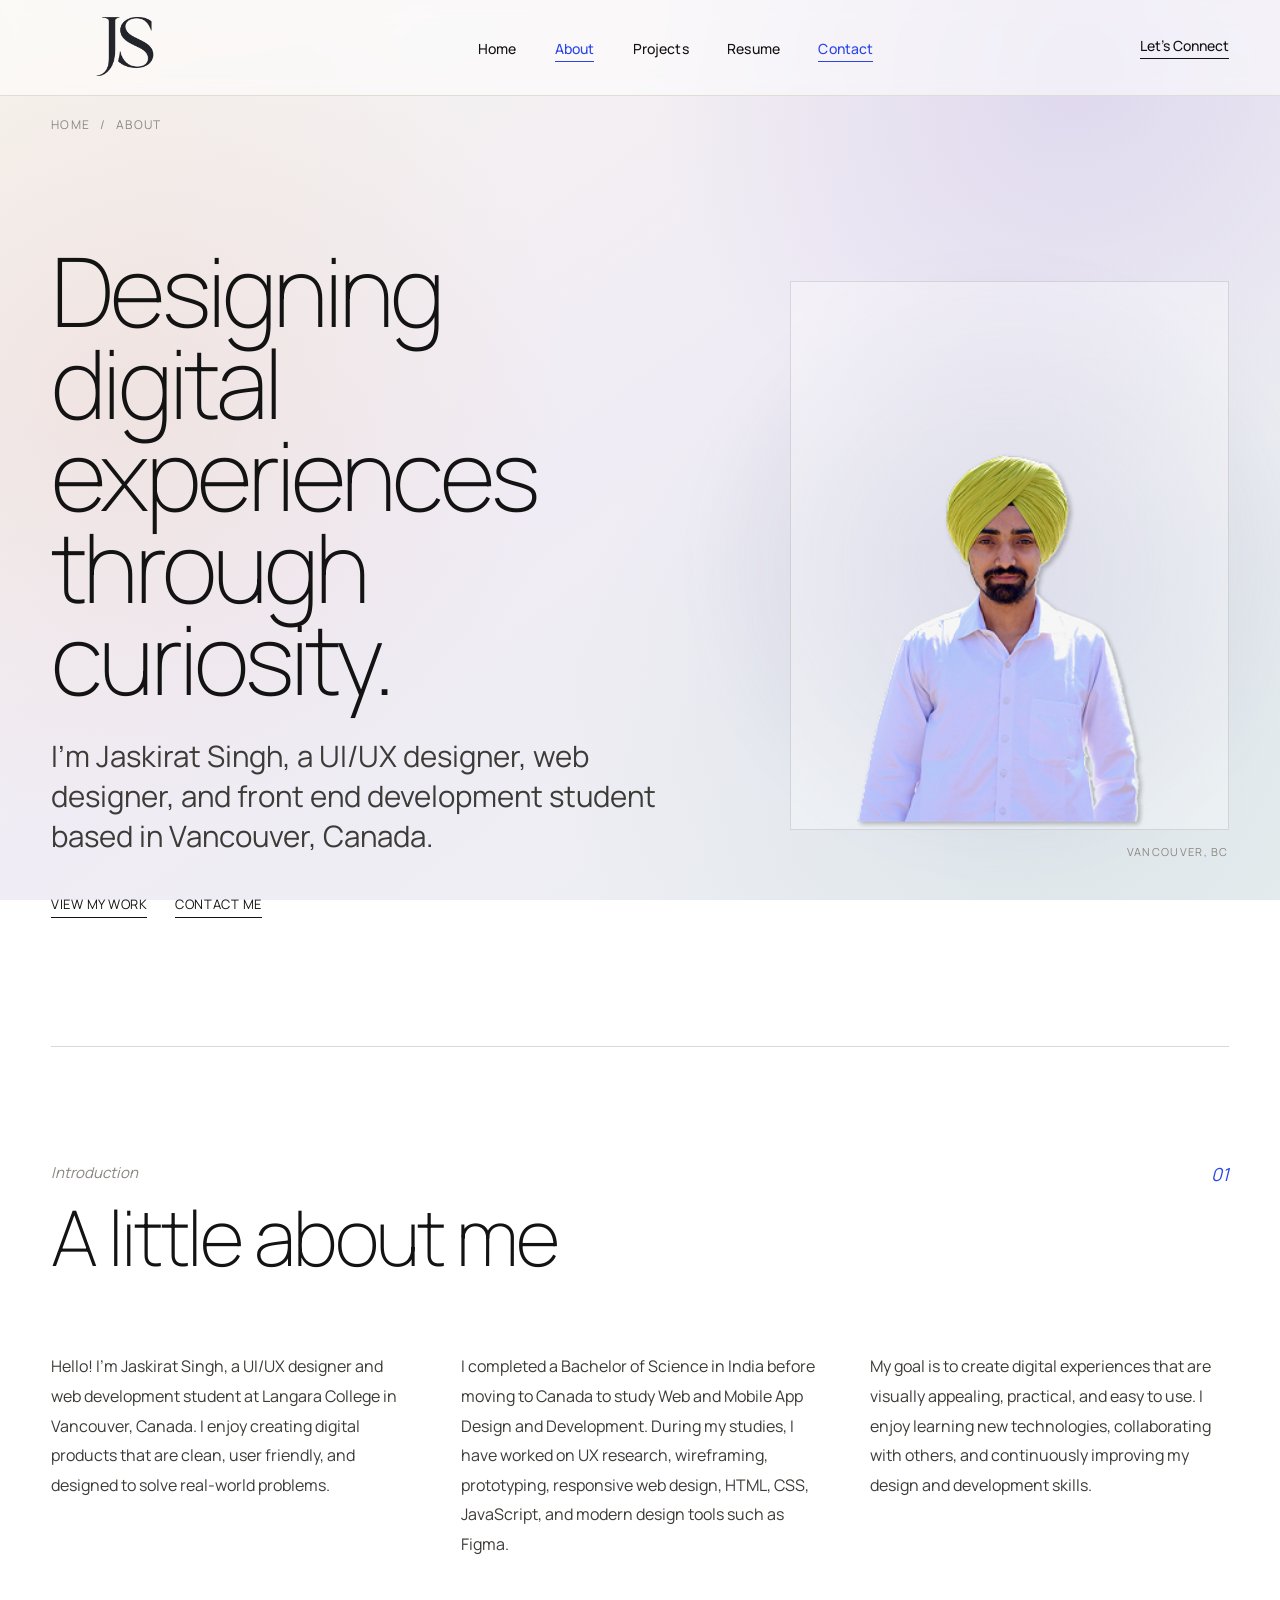
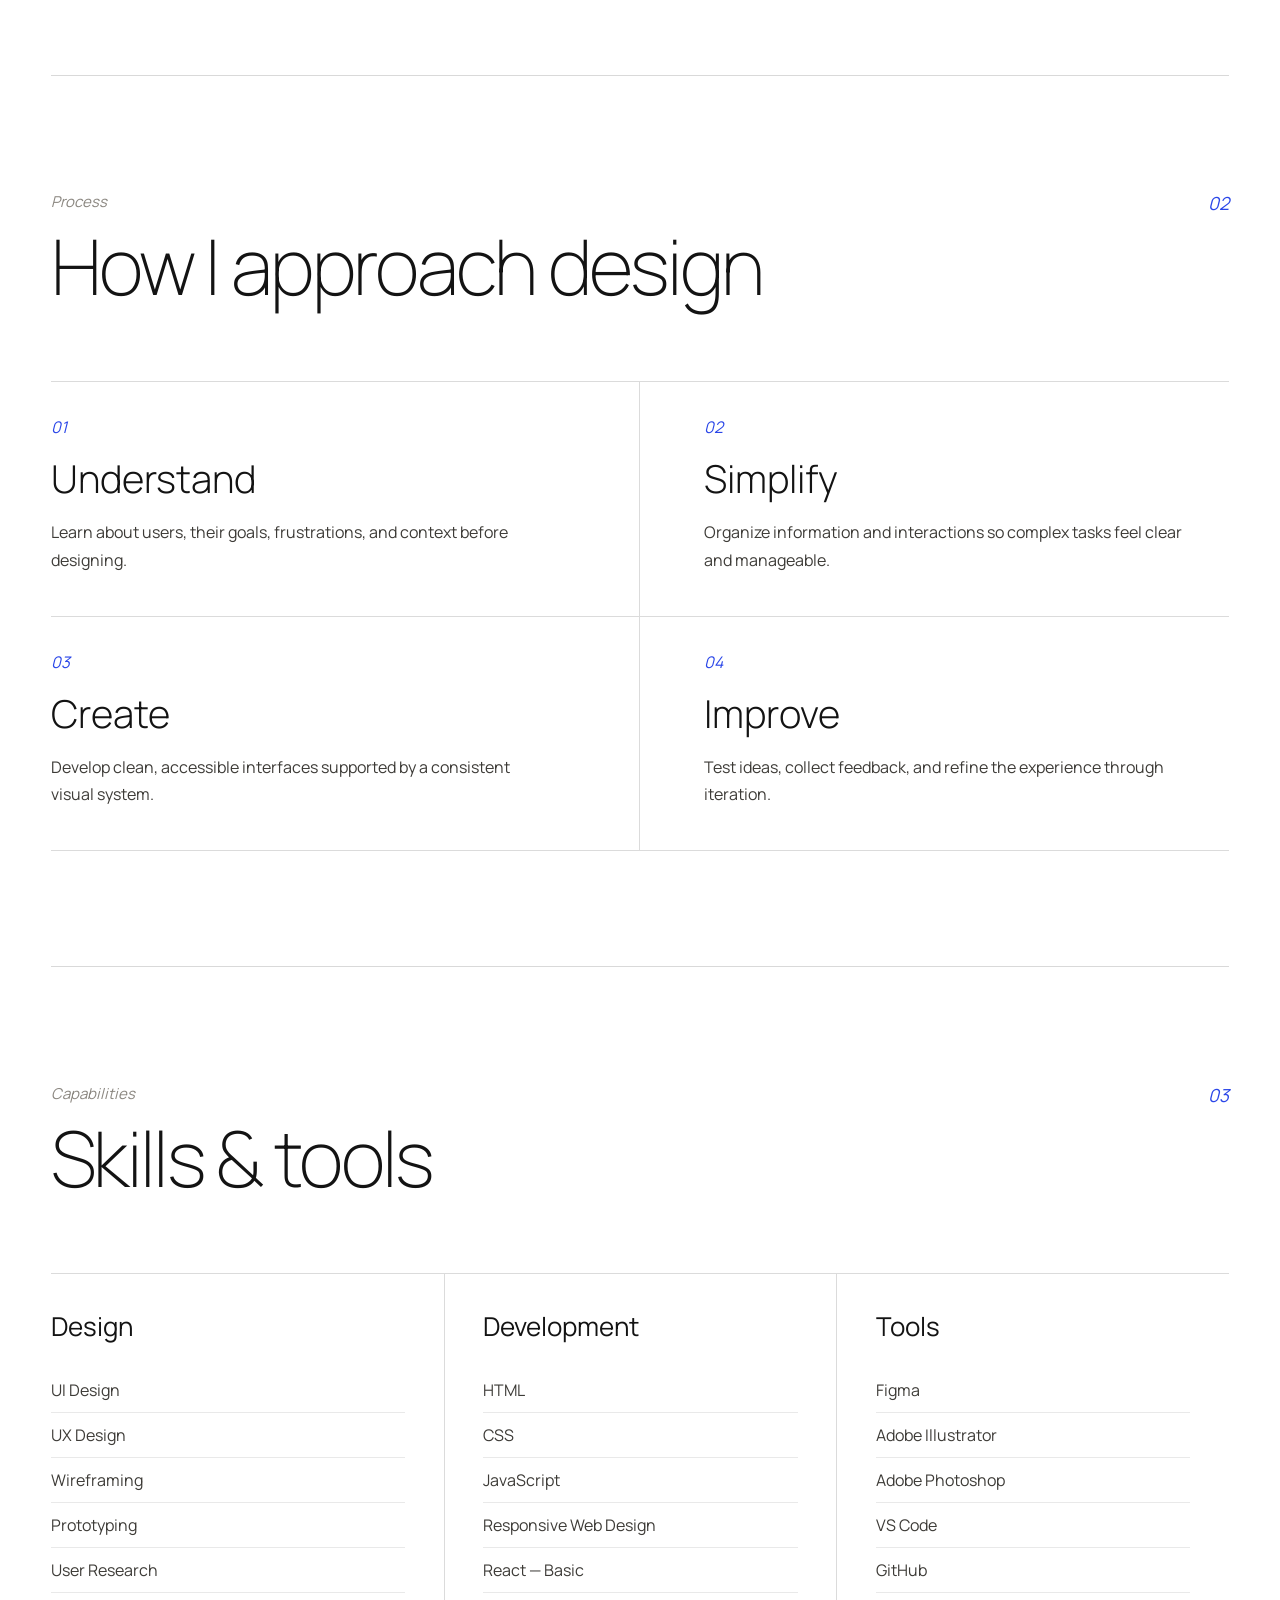
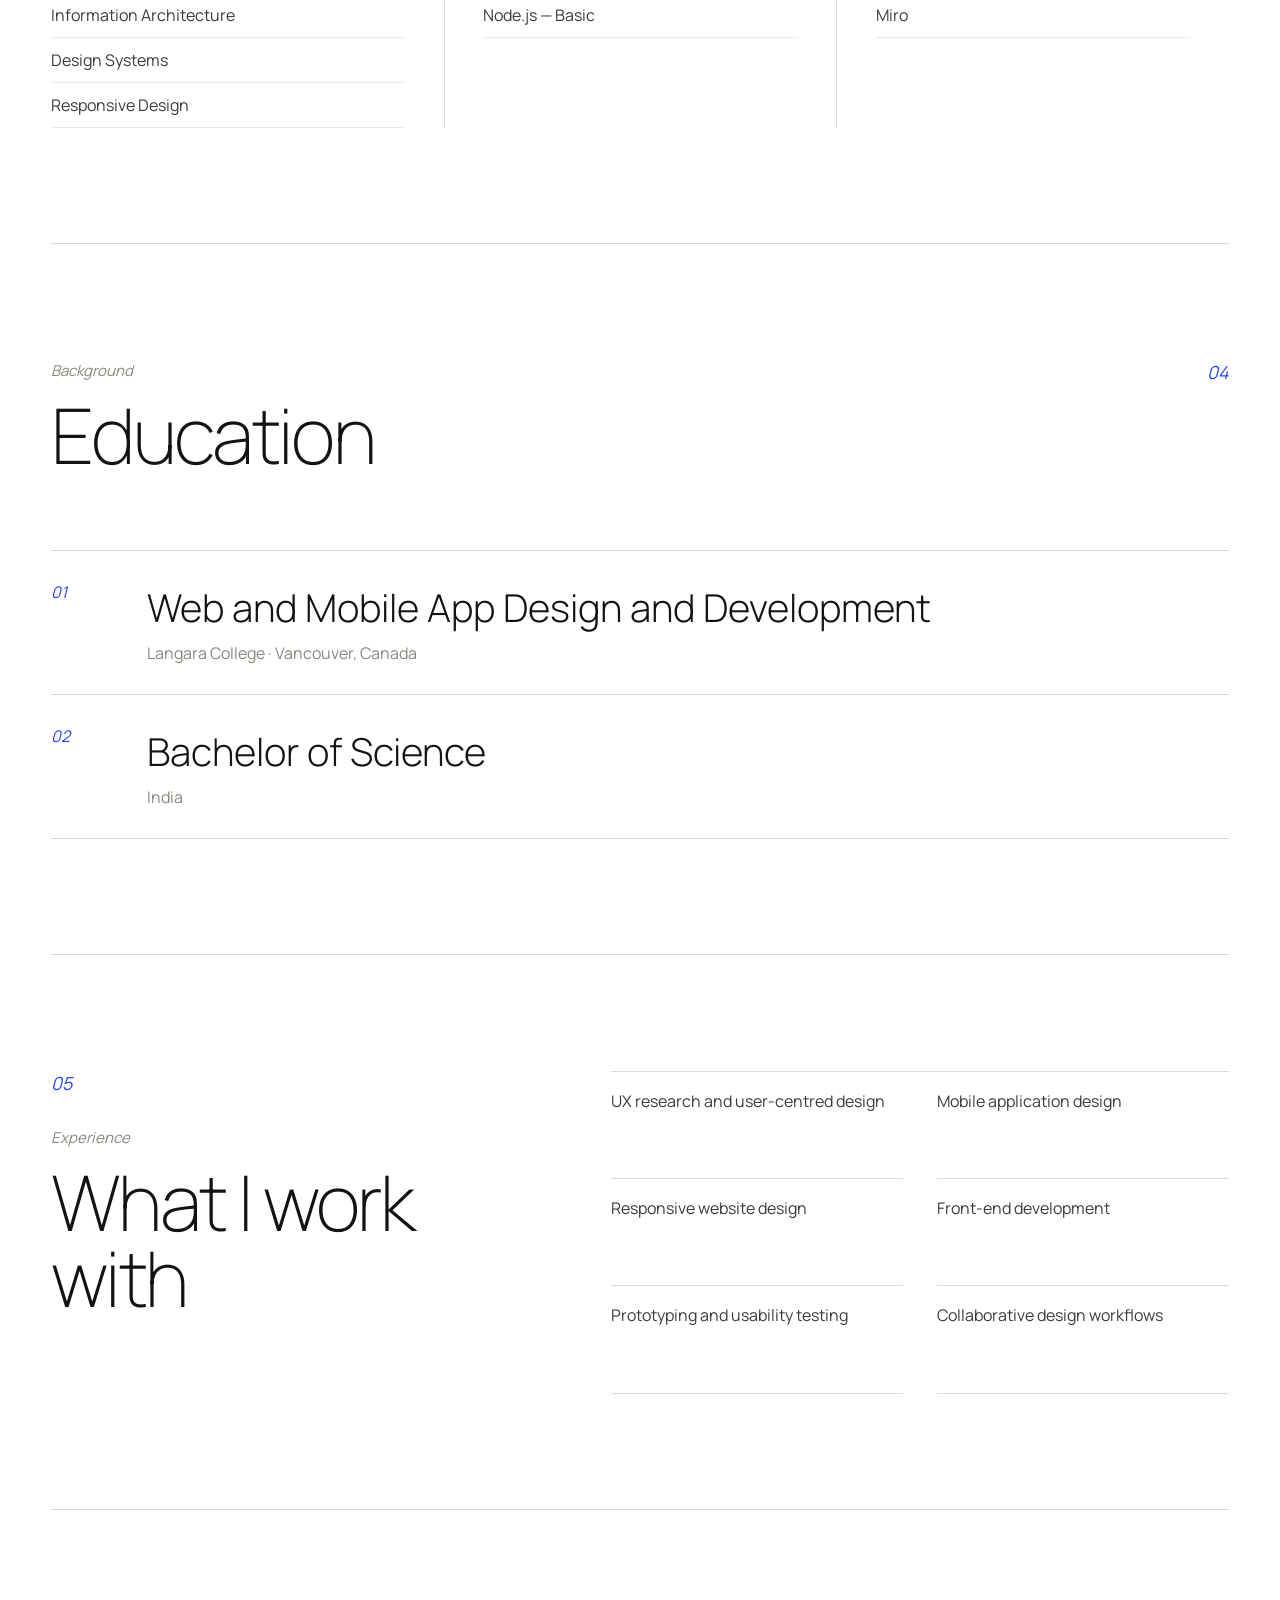
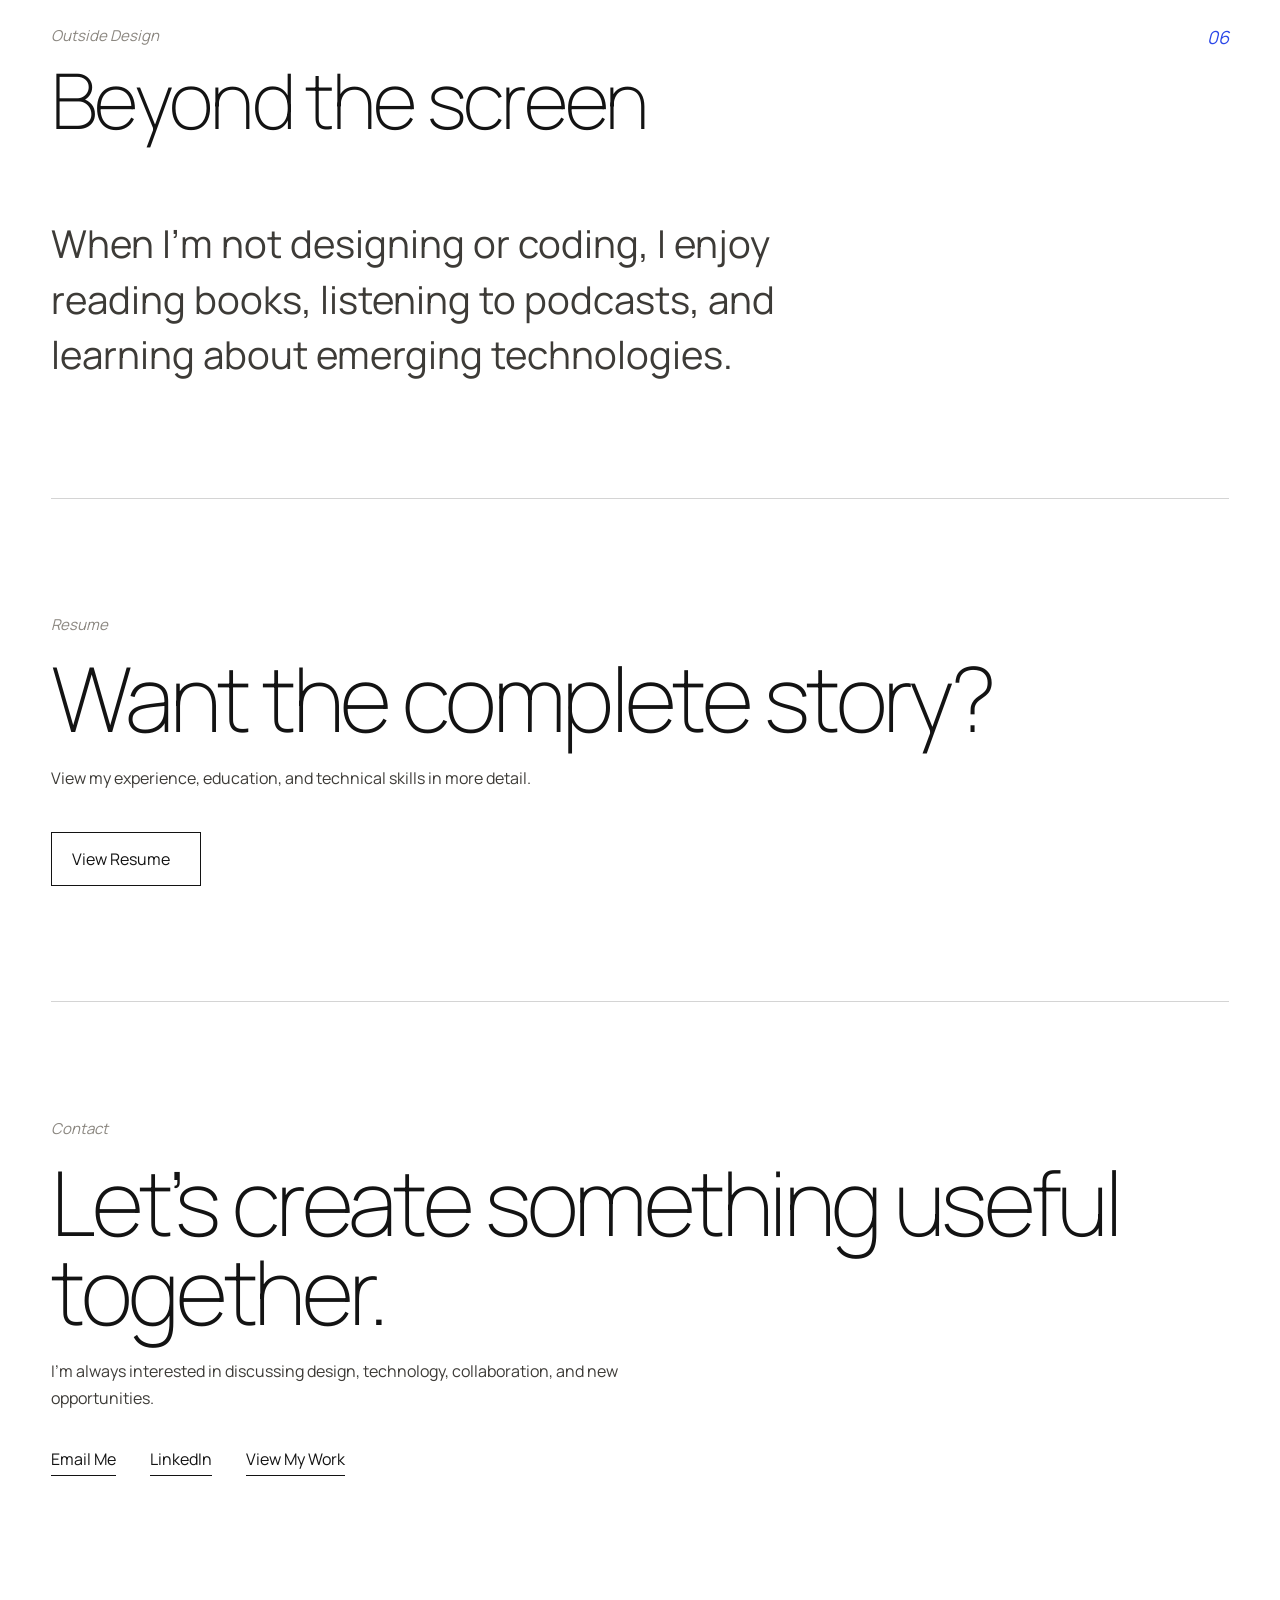
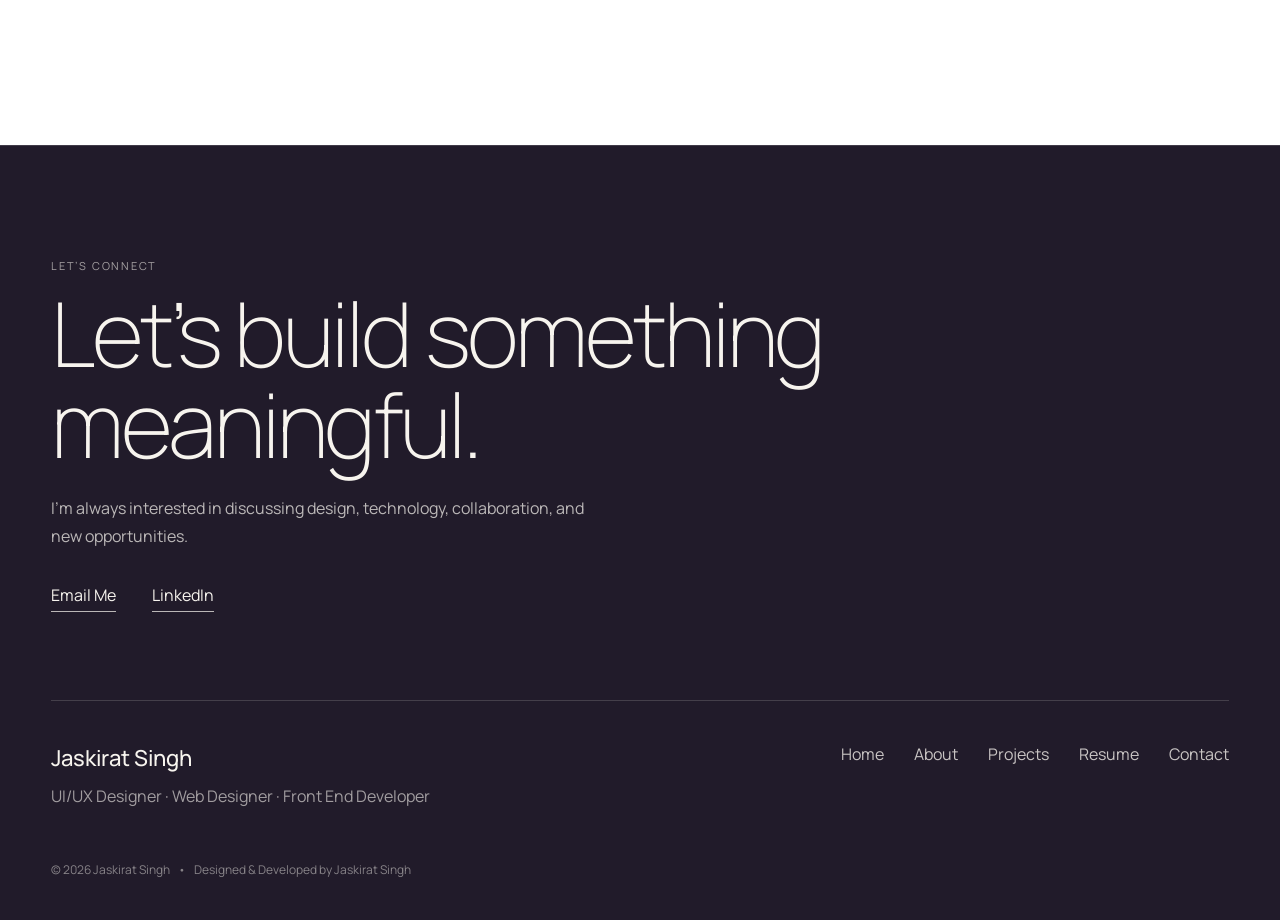
<file: about.html>
<!DOCTYPE html>

<html lang="en">
<head>
<meta charset="utf-8">
<meta content="width=device-width, initial-scale=1.0" name="viewport">
<title>About &mdash; Jaskirat Singh</title>
<meta content="About Jaskirat Singh, UI/UX designer, web designer and front end developer based in Vancouver, Canada." name="description">
<link href="https://fonts.googleapis.com/css2?family=DM+Sans:wght@400;500;600;700&family=Figtree:wght@400;500;600;700&family=Lora:wght@400;500;600&family=Manrope:wght@200;300;400;500;600;700;800&family=Merriweather:wght@400;700&family=Montserrat:wght@400;500;600;700&family=Nunito+Sans:wght@400;500;600;700&display=swap" rel="preconnect">
<link crossorigin href="https://fonts.gstatic.com" rel="preconnect">
<link href="https://fonts.googleapis.com/css2?family=DM+Sans:wght@400;500;600;700&family=Figtree:wght@400;500;600;700&family=Lora:wght@400;500;600&family=Manrope:wght@200;300;400;500;600;700;800&family=Merriweather:wght@400;700&family=Montserrat:wght@400;500;600;700&family=Nunito+Sans:wght@400;500;600;700&display=swap" rel="preconnect"><link crossorigin href="https://fonts.gstatic.com" rel="preconnect"><link href="https://fonts.googleapis.com/css2?family=DM+Sans:wght@400;500;600;700&family=Figtree:wght@400;500;600;700&family=Lora:wght@400;500;600&family=Manrope:wght@200;300;400;500;600;700;800&family=Merriweather:wght@400;700&family=Montserrat:wght@400;500;600;700&family=Nunito+Sans:wght@400;500;600;700&display=swap" rel="stylesheet"><link href="style.css" rel="stylesheet"></head>
<body class="about-page">
<a class="skip-link" href="#main">Skip to content</a>
<div class="page">
<header class="site-header">
<a aria-label="Jaskirat Singh home" class="logo" href="index.html">
  <img
    src="images/logo.png"
    alt="Jaskirat Singh logo"
    class="site-logo-img">
</a>
<nav aria-label="Primary" class="main-nav">
<ul>
<li><a href="index.html">Home</a></li>
<li><a aria-current="page" class="is-active" href="about.html">About</a></li>
<li><a href="index.html#projects">Projects</a></li>
<li><a href="Jaskirat-Singh-Resume.pdf">Resume</a></li>
<li><a href="#contact">Contact</a></li>
</ul>
</nav>
<a class="connect-link" href="https://linkedin.com/in/jaskirat-singh05" rel="noreferrer" target="_blank">Let&rsquo;s Connect </a>
<button aria-controls="main-nav-mobile" aria-expanded="false" aria-label="Open menu" class="nav-toggle">
<span></span><span></span><span></span>
</button>
</header>
<nav aria-label="Primary mobile" class="mobile-nav" id="main-nav-mobile">
<ul>
<li><a href="index.html">Home</a></li>
<li><a aria-current="page" href="about.html">About</a></li>
<li><a href="index.html#projects">Projects</a></li>
<li><a href="Jaskirat-Singh-Resume.pdf">Resume</a></li>
<li><a href="#contact">Contact</a></li>
<li><a class="mobile-connect" href="https://linkedin.com/in/jaskirat-singh05" rel="noreferrer" target="_blank">Let&rsquo;s Connect </a></li>
</ul>
</nav>
<main id="main">
<section class="about-hero">
<div aria-label="Breadcrumb" class="about-breadcrumb">
<a href="index.html">Home</a><span>/</span><span aria-current="page">About</span>
</div>
<div class="about-hero-grid">
<div class="about-hero-copy">

<h1>Designing digital experiences through curiosity.</h1>
<p class="about-lede">I&rsquo;m Jaskirat Singh, a UI/UX designer, web designer, and front end development student based in Vancouver, Canada.</p>
<div class="about-hero-actions">
<a class="project-link" href="index.html#projects"><span>View My Work</span></a>
<a class="project-link" href="#contact"><span>Contact Me</span></a>
</div>
</div>
<div class="about-portrait-wrap">
<div aria-hidden="true" class="about-portrait-glow"></div>
<div class="about-portrait-frame">
<img alt="Portrait of Jaskirat Singh" class="about-portrait" src="images/jaskirat.png">
</div>
<span class="about-location">Vancouver, BC</span>
</div>
</div>
</section>
<section aria-labelledby="intro-title" class="about-section intro-section">
<div class="section-number">01</div>
<div class="about-section-heading">
<span class="section-eyebrow">Introduction</span>
<h2 id="intro-title">A little about me</h2>
</div>
<div class="about-copy-columns">
<p>Hello! I&rsquo;m Jaskirat Singh, a UI/UX designer and web development student at Langara College in Vancouver, Canada. I enjoy creating digital products that are clean, user friendly, and designed to solve real-world problems.</p>
<p>I completed a Bachelor of Science in India before moving to Canada to study Web and Mobile App Design and Development. During my studies, I have worked on UX research, wireframing, prototyping, responsive web design, HTML, CSS, JavaScript, and modern design tools such as Figma.</p>
<p>My goal is to create digital experiences that are visually appealing, practical, and easy to use. I enjoy learning new technologies, collaborating with others, and continuously improving my design and development skills.</p>
</div>
</section>
<section aria-labelledby="approach-title" class="about-section">
<div class="section-number">02</div>
<div class="about-section-heading">
<span class="section-eyebrow">Process</span>
<h2 id="approach-title">How I approach design</h2>
</div>
<div class="principles-grid">
<article class="principle"><span>01</span><h3>Understand</h3><p>Learn about users, their goals, frustrations, and context before designing.</p></article>
<article class="principle"><span>02</span><h3>Simplify</h3><p>Organize information and interactions so complex tasks feel clear and manageable.</p></article>
<article class="principle"><span>03</span><h3>Create</h3><p>Develop clean, accessible interfaces supported by a consistent visual system.</p></article>
<article class="principle"><span>04</span><h3>Improve</h3><p>Test ideas, collect feedback, and refine the experience through iteration.</p></article>
</div>
</section>
<section aria-labelledby="skills-title" class="about-section">
<div class="section-number">03</div>
<div class="about-section-heading">
<span class="section-eyebrow">Capabilities</span>
<h2 id="skills-title">Skills & tools</h2>
</div>
<div class="skills-grid">
<article class="skill-column"><h3>Design</h3><ul><li>UI Design</li><li>UX Design</li><li>Wireframing</li><li>Prototyping</li><li>User Research</li><li>Information Architecture</li><li>Design Systems</li><li>Responsive Design</li></ul></article>
<article class="skill-column"><h3>Development</h3><ul><li>HTML</li><li>CSS</li><li>JavaScript</li><li>Responsive Web Design</li><li>React &mdash; Basic</li><li>Node.js &mdash; Basic</li></ul></article>
<article class="skill-column"><h3>Tools</h3><ul><li>Figma</li><li>Adobe Illustrator</li><li>Adobe Photoshop</li><li>VS Code</li><li>GitHub</li><li>Miro</li></ul></article>
</div>
</section>
<section aria-labelledby="education-title" class="about-section">
<div class="section-number">04</div>
<div class="about-section-heading">
<span class="section-eyebrow">Background</span>
<h2 id="education-title">Education</h2>
</div>
<div class="education-list">
<article class="education-item"><span class="education-index">01</span><div><h3>Web and Mobile App Design and Development</h3><p>Langara College &middot; Vancouver, Canada</p></div></article>
<article class="education-item"><span class="education-index">02</span><div><h3>Bachelor of Science</h3><p>India</p></div></article>
</div>
</section>
<section aria-labelledby="work-title" class="about-section split-note">
<div>
<div class="section-number">05</div>
<div class="about-section-heading">
<span class="section-eyebrow">Experience</span>
<h2 id="work-title">What I work with</h2>
</div>
</div>
<div class="experience-list">
<p>UX research and user-centred design</p><p>Mobile application design</p><p>Responsive website design</p><p>Front-end development</p><p>Prototyping and usability testing</p><p>Collaborative design workflows</p>
</div>
</section>
<section aria-labelledby="beyond-title" class="about-section beyond-section">
<div class="section-number">06</div>
<div class="about-section-heading">
<span class="section-eyebrow">Outside Design</span>
<h2 id="beyond-title">Beyond the screen</h2>
</div>
<p>When I&rsquo;m not designing or coding, I enjoy reading books, listening to podcasts, and learning about emerging technologies.</p>
</section>
<section aria-labelledby="resume-title" class="resume-cta" id="resume">
<span class="section-eyebrow">Resume</span>
<h2 id="resume-title">Want the complete story?</h2>
<p>View my experience, education, and technical skills in more detail.</p>
<a aria-label="View Jaskirat Singh's resume" class="cta-button" href="Jaskirat-Singh-Resume.pdf">View Resume <span aria-hidden="true"></span></a>
</section>
<section aria-labelledby="contact-title" class="contact-cta" id="contact">
<span class="section-eyebrow">Contact</span>
<h2 id="contact-title">Let&rsquo;s create something useful together.</h2>
<p>I&rsquo;m always interested in discussing design, technology, collaboration, and new opportunities.</p>
<div class="contact-links">
<a href="mailto:jassdhaliwal5245@gmail.com">Email Me <span aria-hidden="true"></span></a>
<a href="https://linkedin.com/in/jaskirat-singh05" rel="noreferrer" target="_blank">LinkedIn <span aria-hidden="true"></span></a>
<a href="index.html#projects">View My Work <span aria-hidden="true"></span></a>
</div>
</section>
</main>
<footer class="site-footer">
<div class="footer-cta">
<p class="footer-label">Let&rsquo;s Connect</p>
<h2>Let&rsquo;s build something meaningful.</h2>
<p>I&rsquo;m always interested in discussing design, technology, collaboration, and new opportunities.</p>
<div class="footer-buttons">
<a href="mailto:jassdhaliwal5245@gmail.com">Email Me </a>
<a href="https://linkedin.com/in/jaskirat-singh05" rel="noreferrer" target="_blank">LinkedIn </a>
</div>
</div>
<div class="footer-divider"></div>
<div class="footer-bottom">
<div>
<h3>Jaskirat Singh</h3>
<p>UI/UX Designer &middot; Web Designer &middot; Front End Developer</p>
</div>
<nav aria-label="Footer navigation">
<a href="index.html">Home</a>
<a href="about.html">About</a>
<a href="index.html#projects">Projects</a>
<a href="#resume">Resume</a>
<a href="mailto:jassdhaliwal5245@gmail.com">Contact</a>
</nav>
</div>
<div class="footer-copy">
<span>&copy; 2026 Jaskirat Singh</span>
<span aria-hidden="true">&bull;</span>
<span>Designed & Developed by Jaskirat Singh</span>
</div>
</footer>
</div>
<script defer src="script.js"></script></body>
</html>
</file>
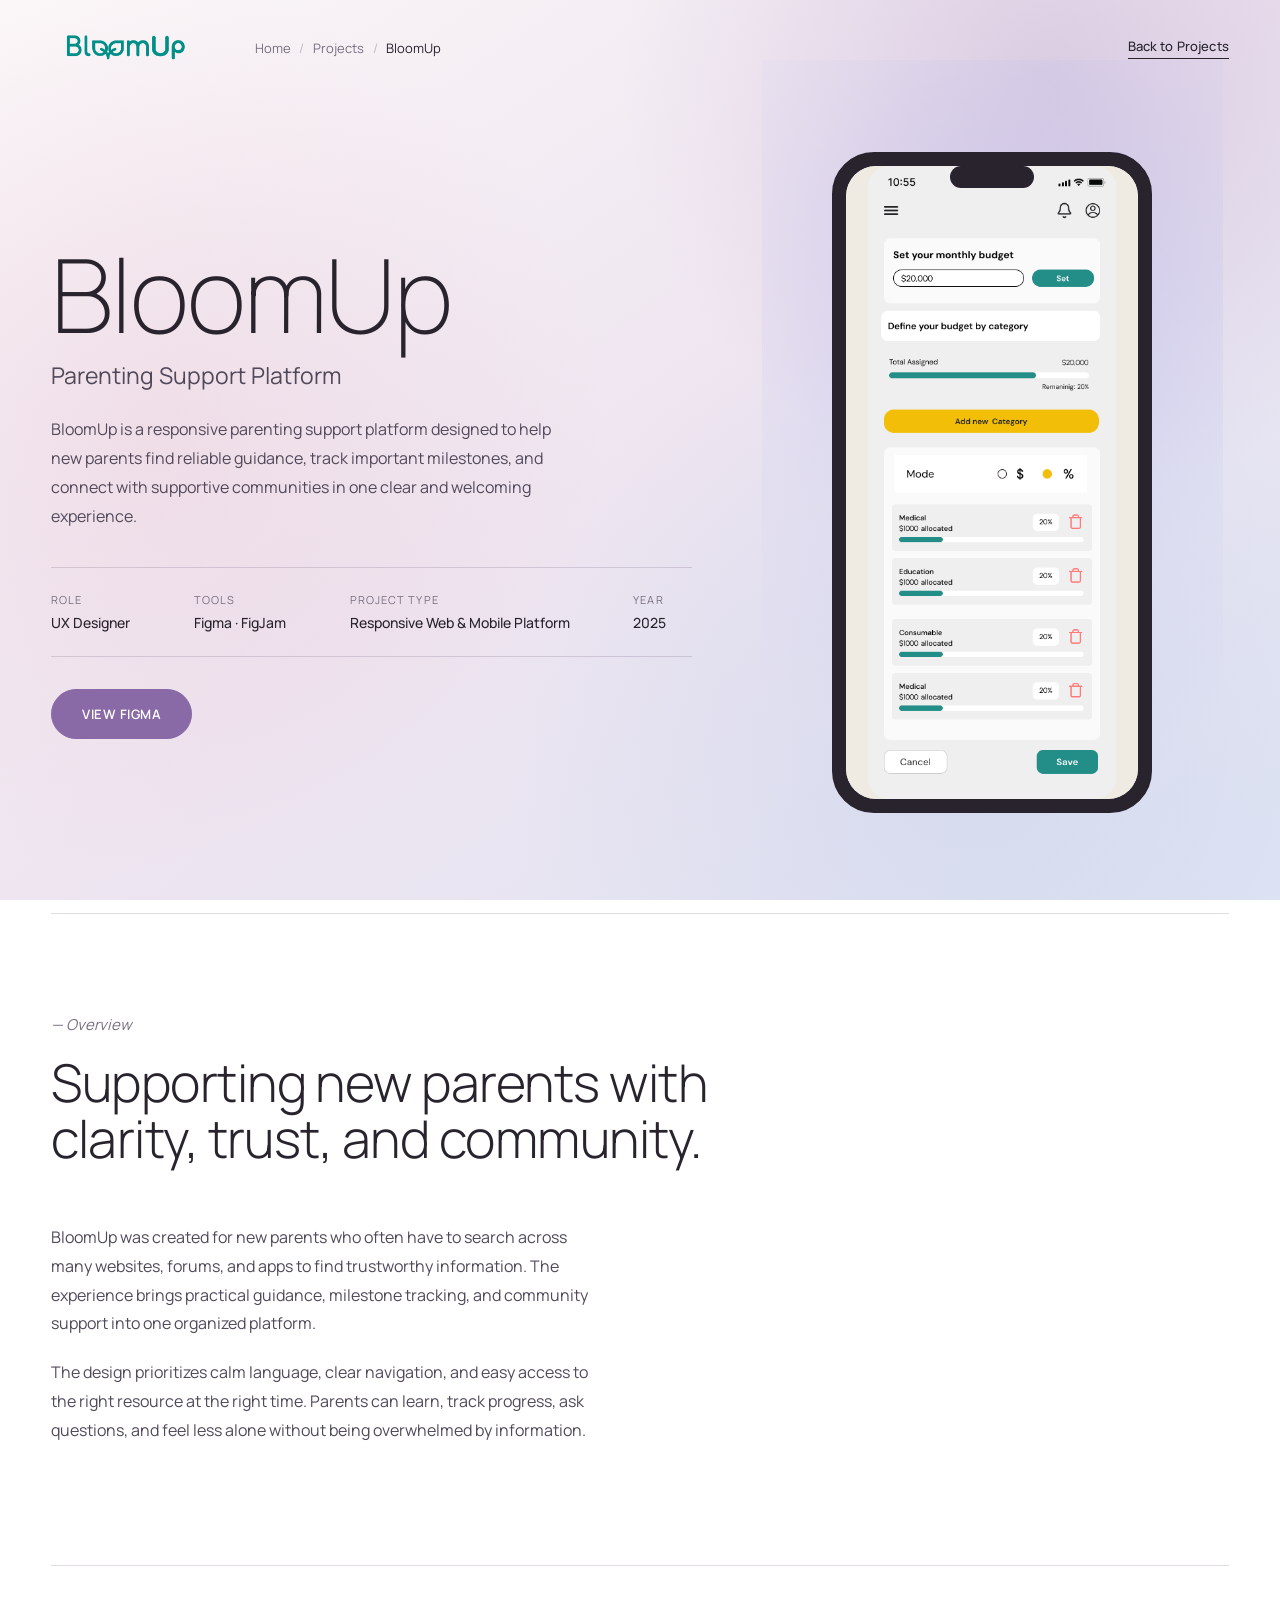
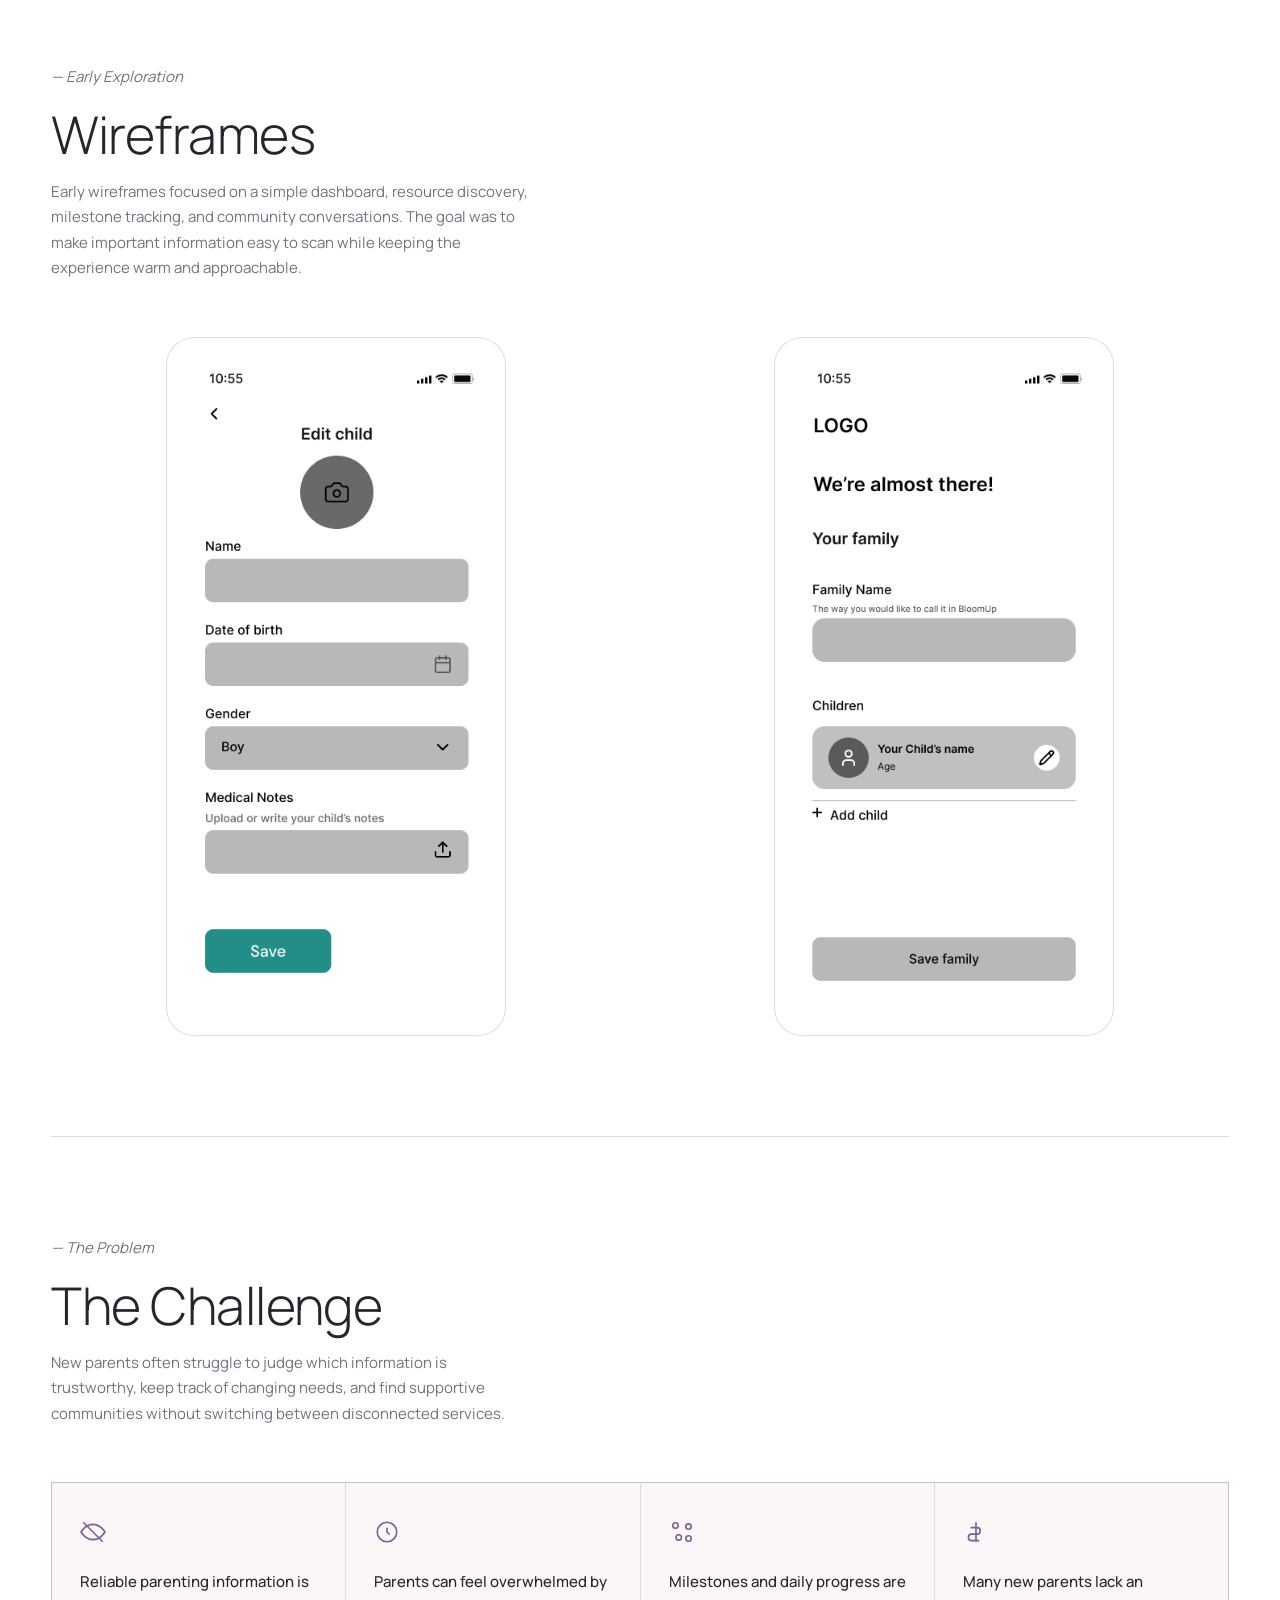
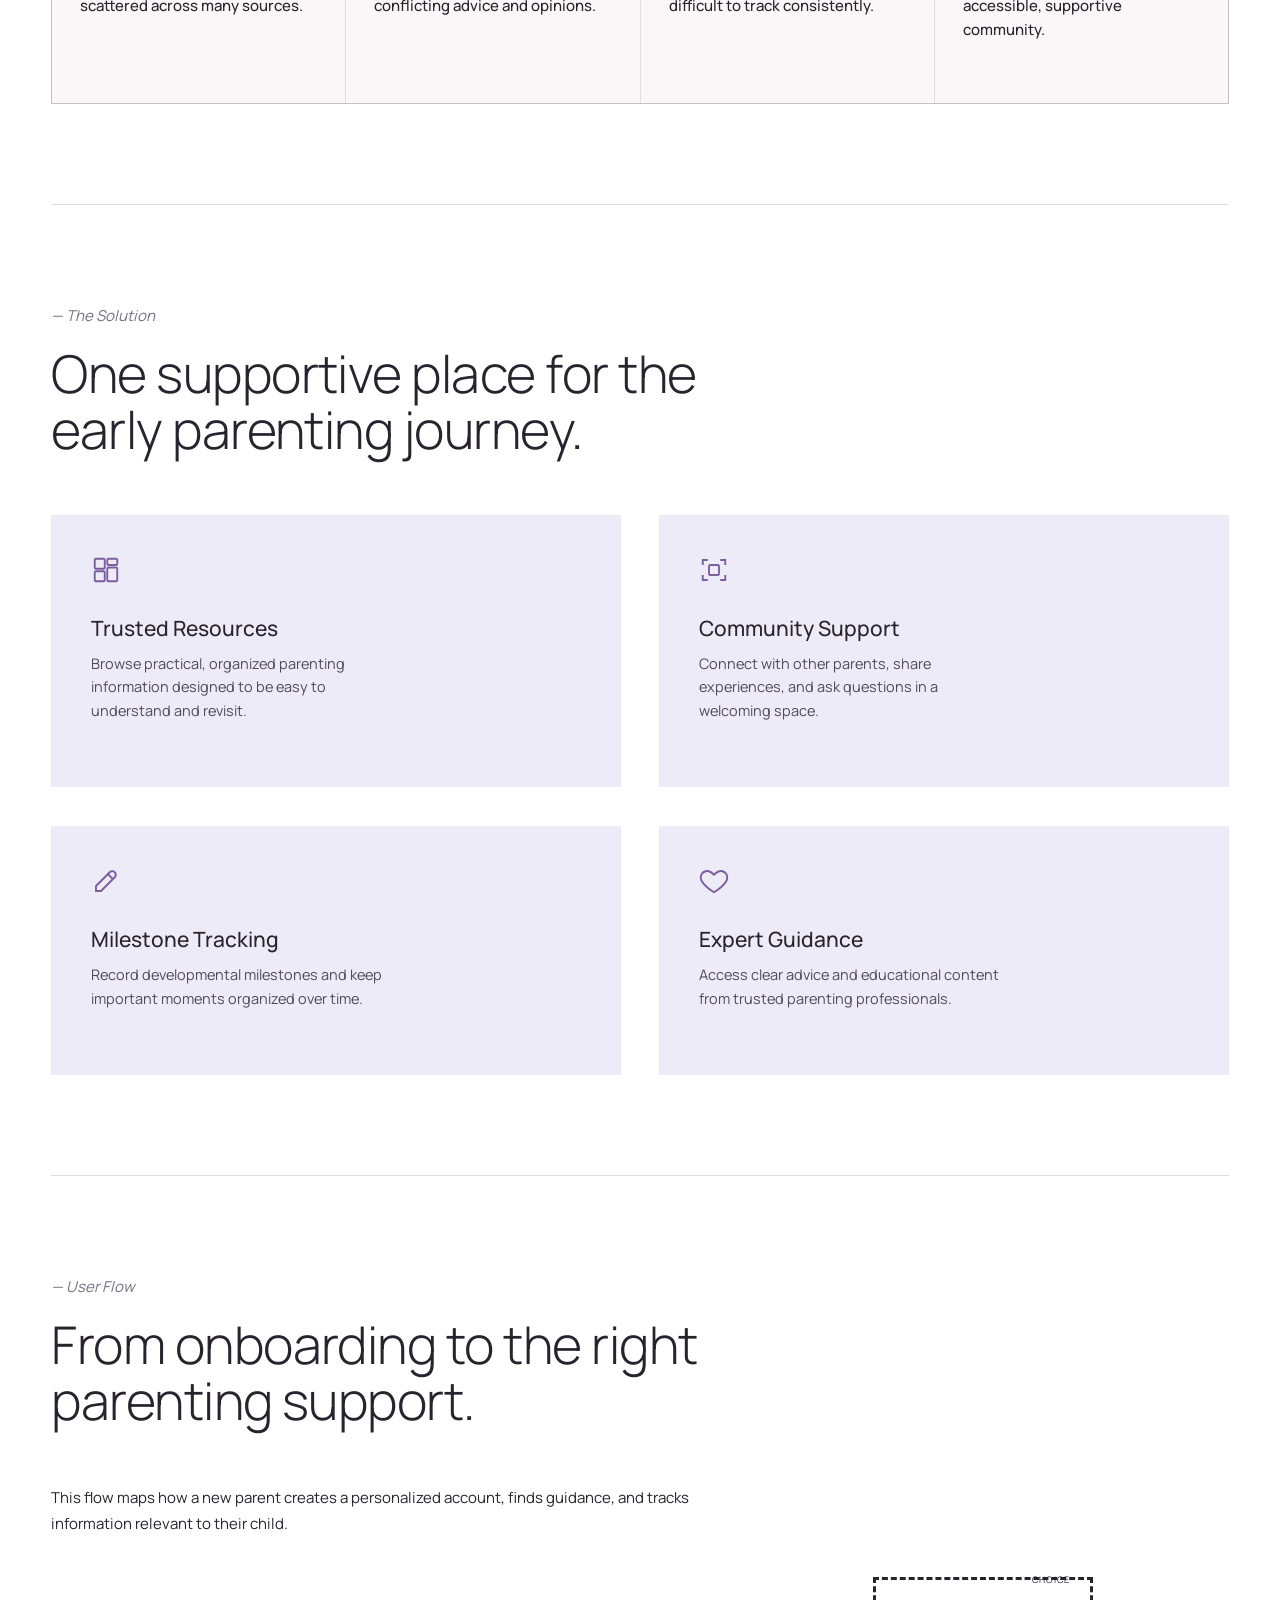
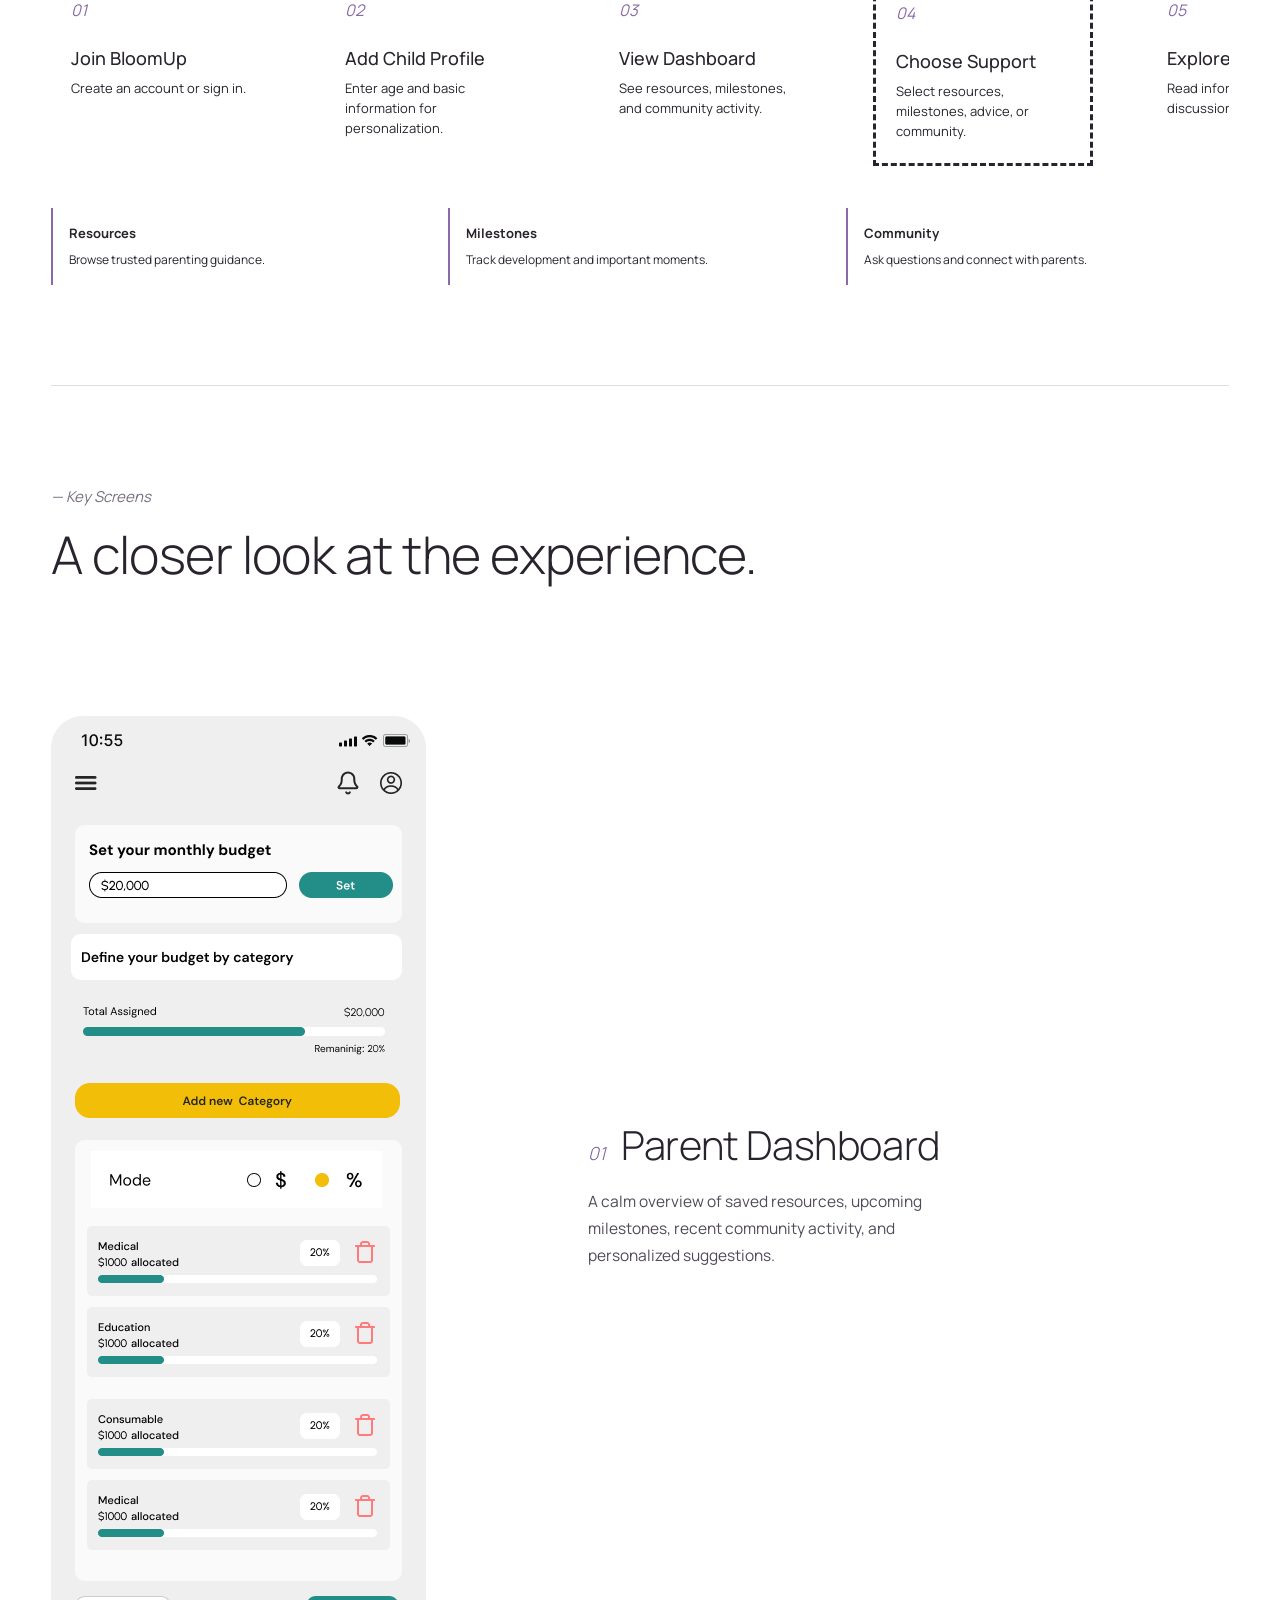
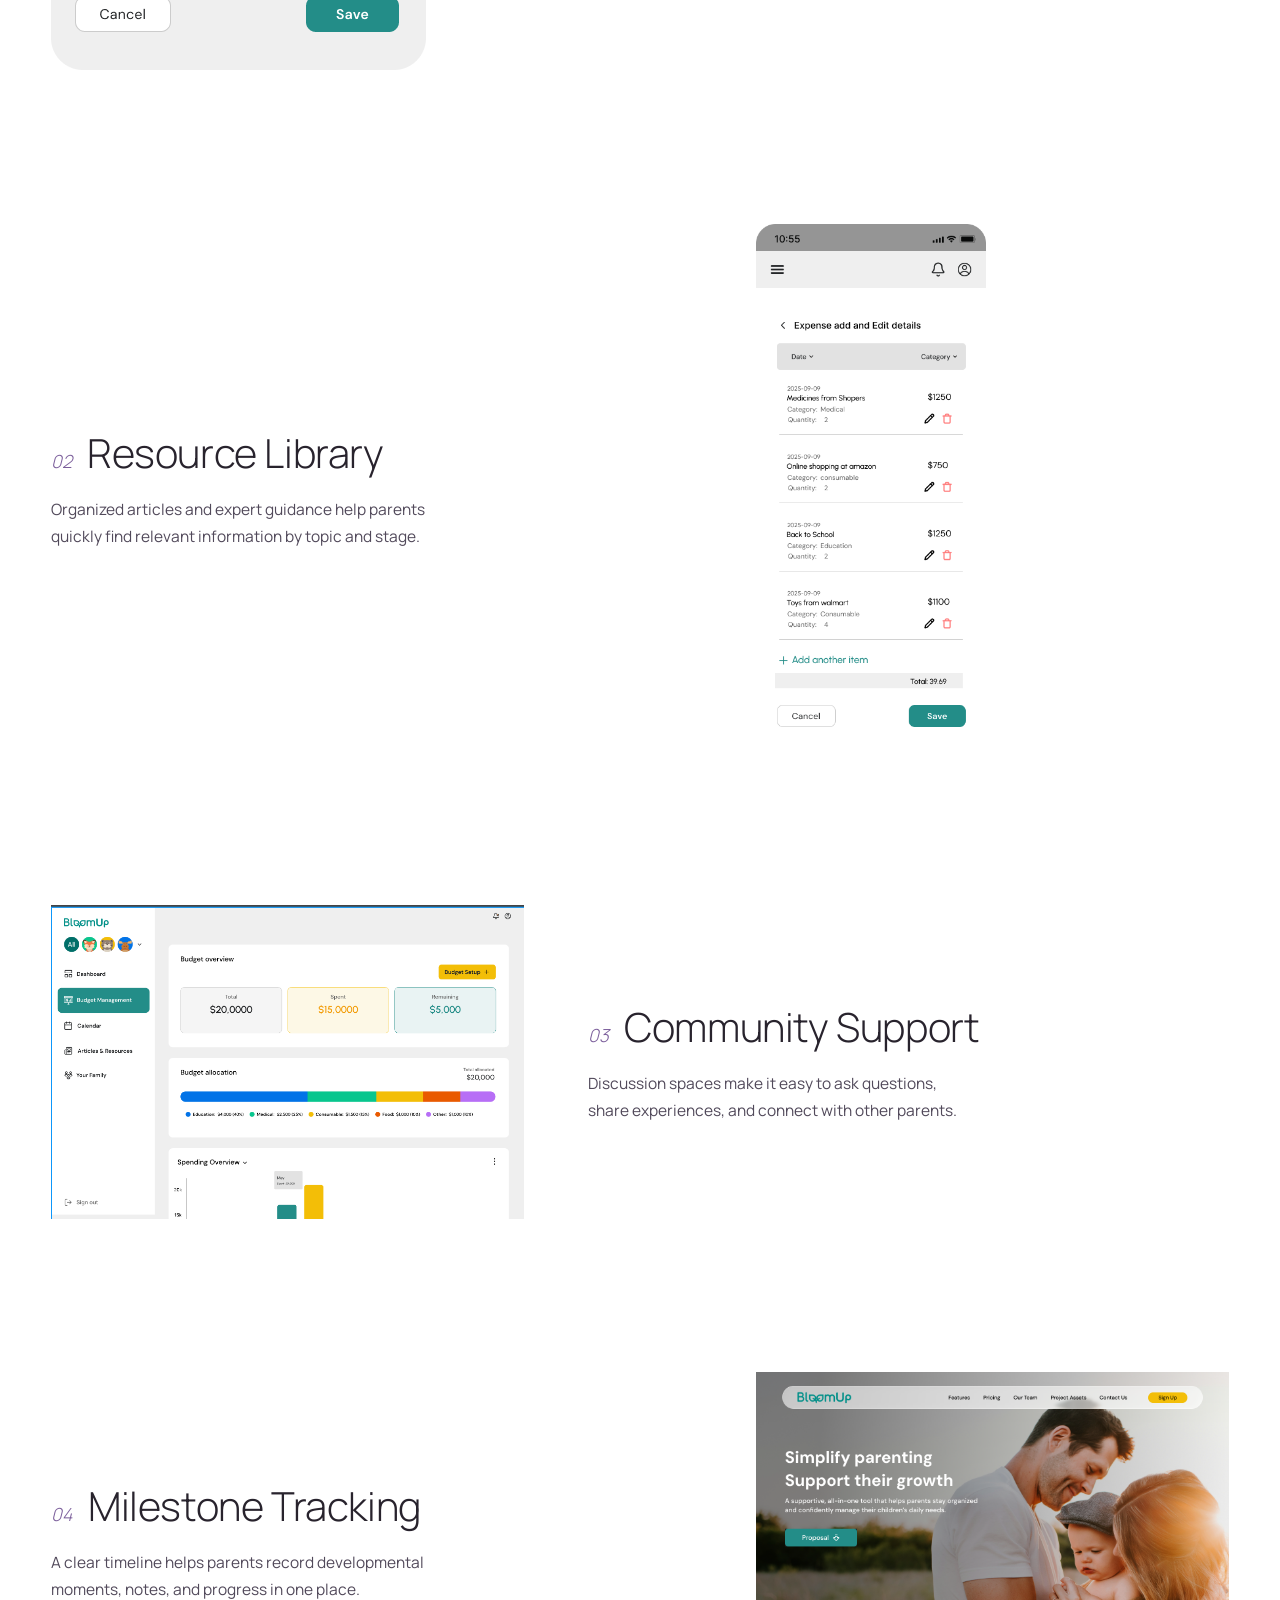
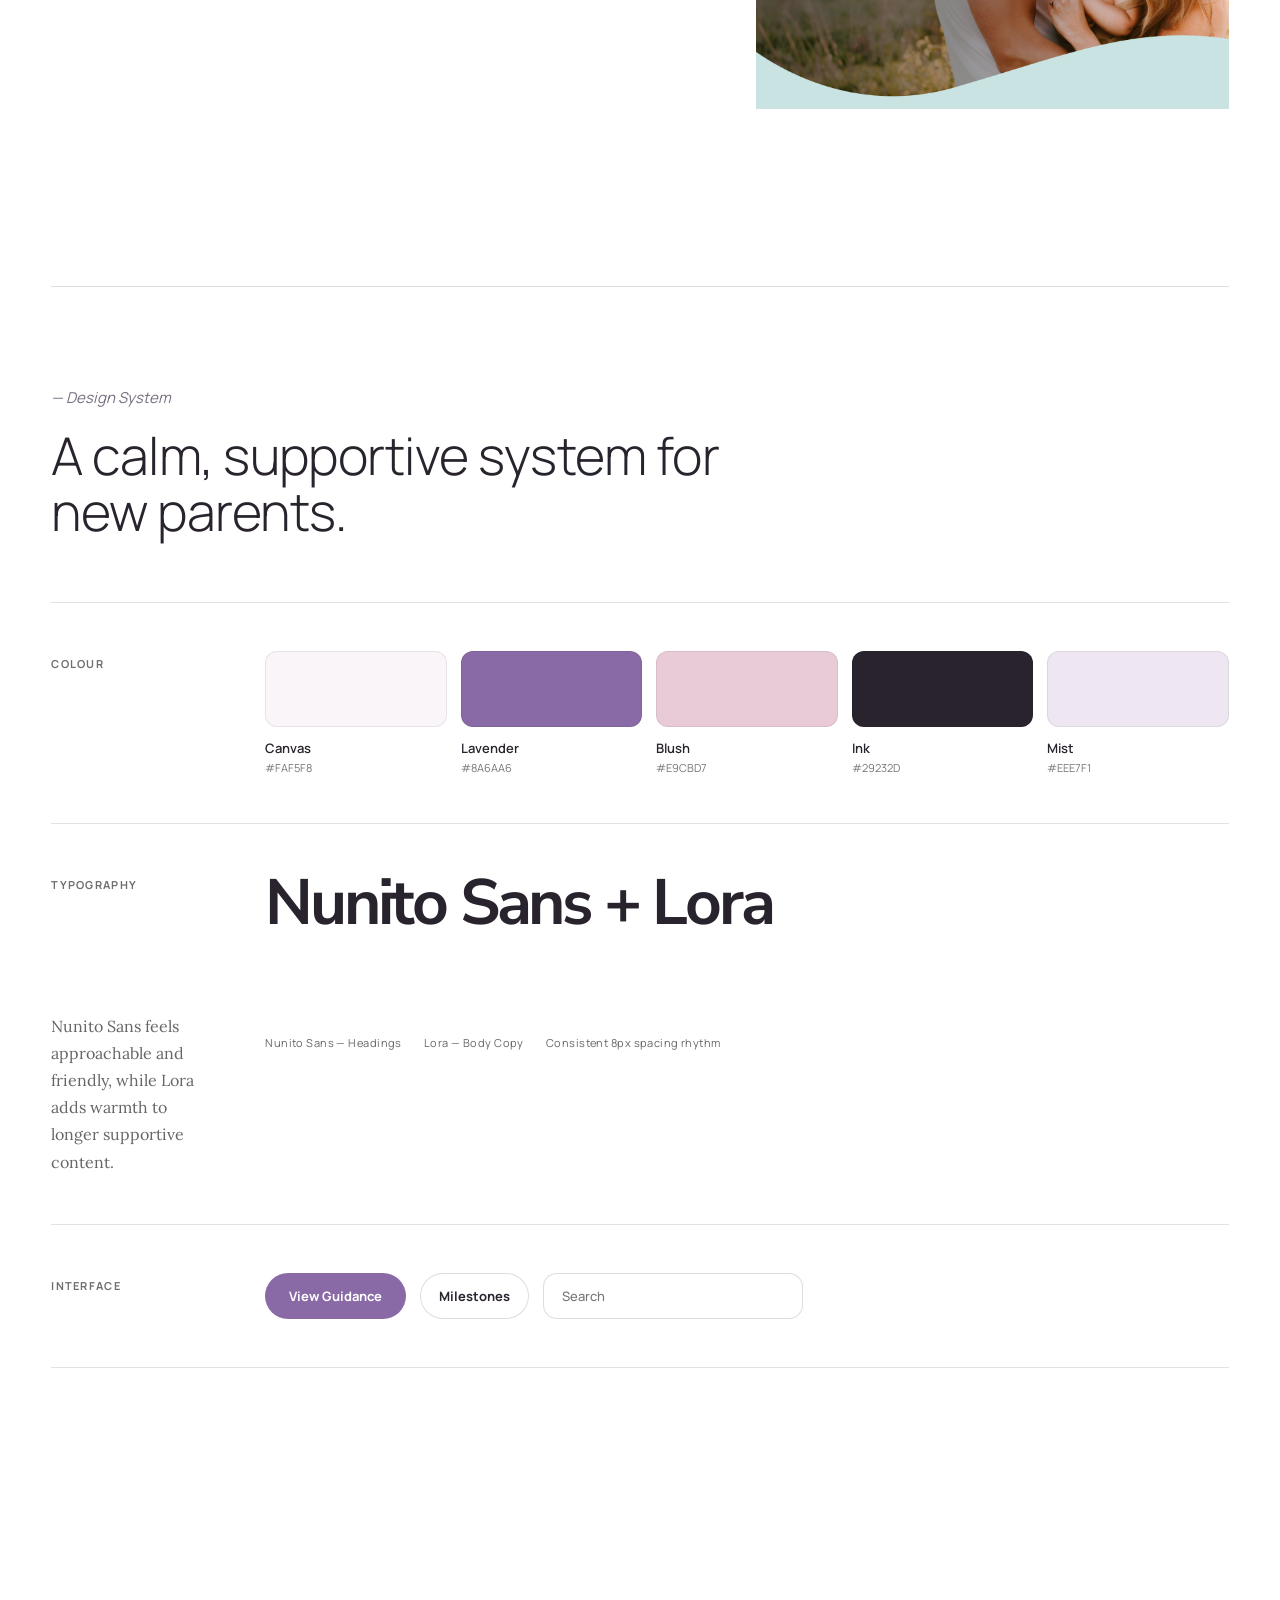
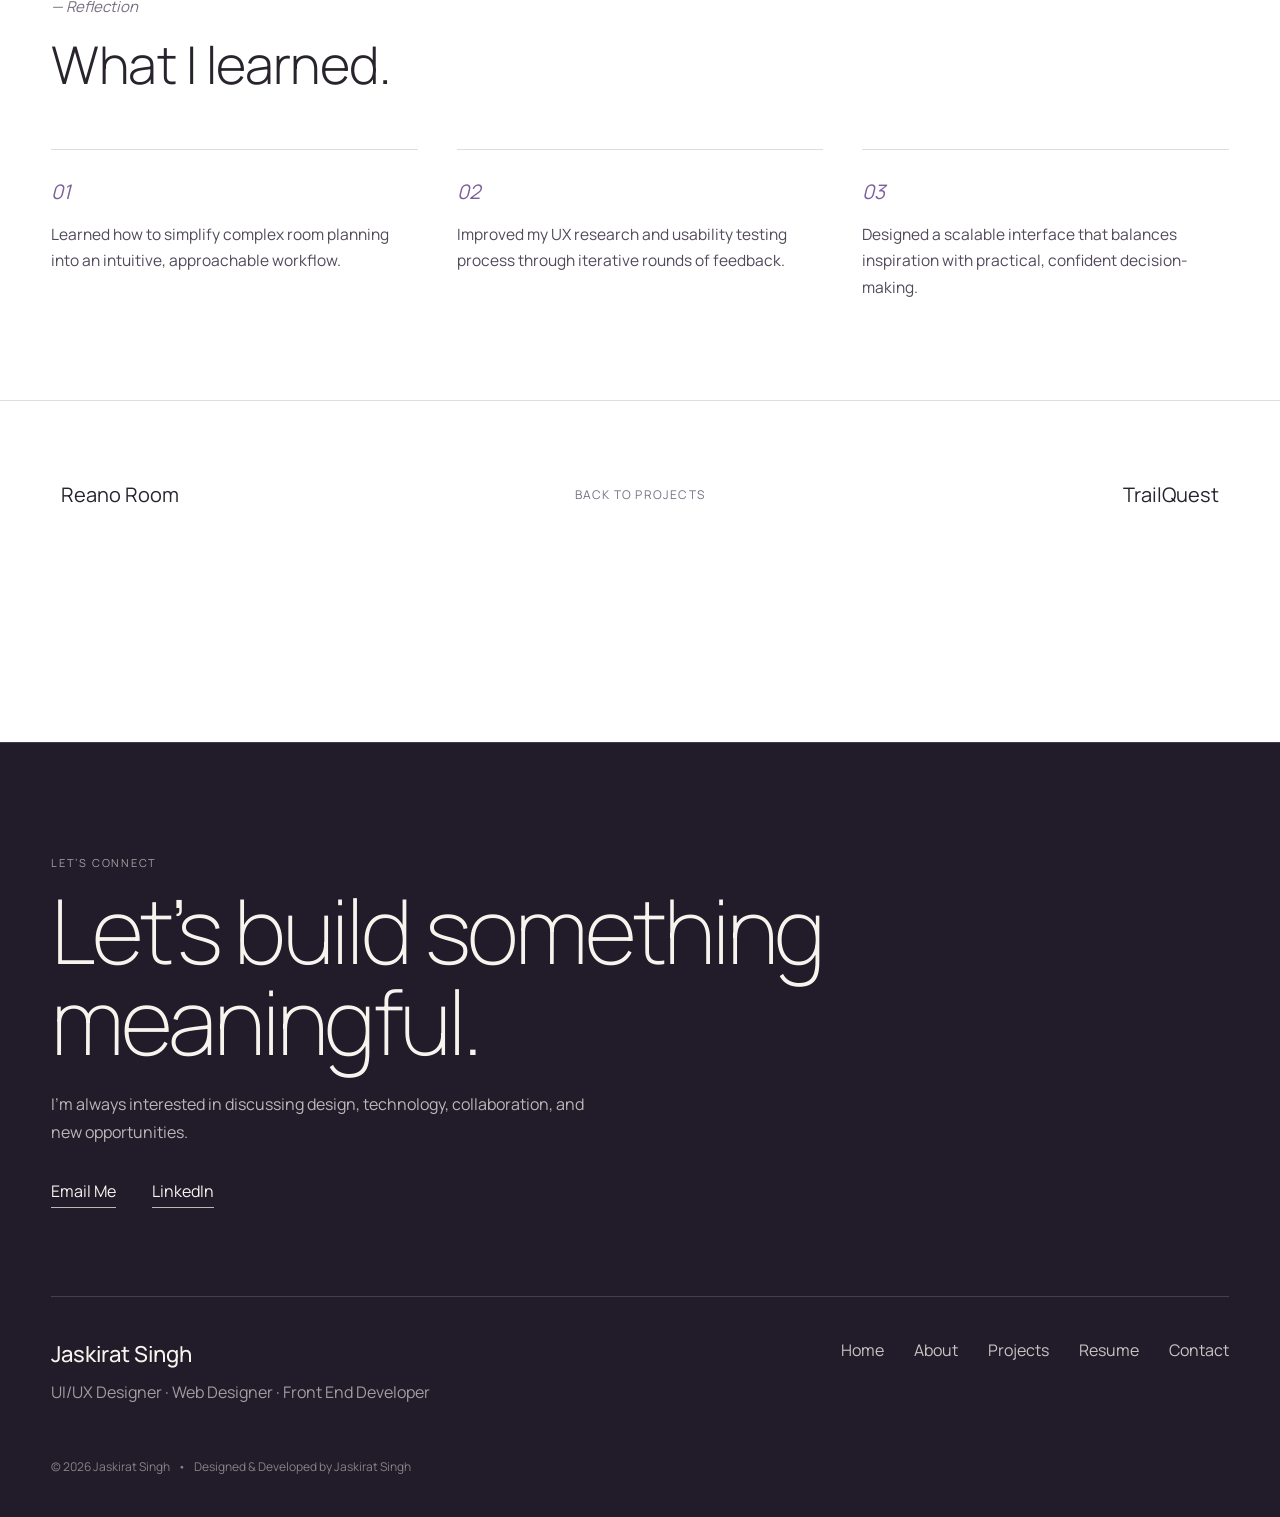
<file: bloomup.html>
<!DOCTYPE html>

<html lang="en">
<head>
<meta charset="utf-8">
<meta content="width=device-width, initial-scale=1.0" name="viewport">
<title>
   BloomUp &mdash; Case Study | Jaskirat Singh
  </title>
<meta content="Case study: BloomUp, a parenting support platform designed by Jaskirat Singh." name="description">
<link href="https://fonts.googleapis.com/css2?family=DM+Sans:wght@400;500;600;700&family=Figtree:wght@400;500;600;700&family=Lora:wght@400;500;600&family=Manrope:wght@200;300;400;500;600;700;800&family=Merriweather:wght@400;700&family=Montserrat:wght@400;500;600;700&family=Nunito+Sans:wght@400;500;600;700&display=swap" rel="preconnect">
<link crossorigin href="https://fonts.gstatic.com" rel="preconnect">
<link href="https://fonts.googleapis.com/css2?family=DM+Sans:wght@400;500;600;700&family=Figtree:wght@400;500;600;700&family=Lora:wght@400;500;600&family=Manrope:wght@200;300;400;500;600;700;800&family=Merriweather:wght@400;700&family=Montserrat:wght@400;500;600;700&family=Nunito+Sans:wght@400;500;600;700&display=swap" rel="preconnect"><link crossorigin href="https://fonts.gstatic.com" rel="preconnect"><link href="https://fonts.googleapis.com/css2?family=DM+Sans:wght@400;500;600;700&family=Figtree:wght@400;500;600;700&family=Lora:wght@400;500;600&family=Manrope:wght@200;300;400;500;600;700;800&family=Merriweather:wght@400;700&family=Montserrat:wght@400;500;600;700&family=Nunito+Sans:wght@400;500;600;700&display=swap" rel="stylesheet"><link href="style.css" rel="stylesheet"></head>
<body class="theme-bloomup">
<a class="skip-link" href="#main">
   Skip to content
  </a>
<div class="page">
<header class="cs-header">
<div class="cs-header-left">
<a aria-label="Back to Home" class="logo project-logo" href="index.html#top">
<img alt="BloomUp Logo" class="project-logo-img" src="images/bloom_logo.png">
</a>
<nav aria-label="Breadcrumb" class="cs-breadcrumb">
<a href="index.html#top">
       Home
      </a>
<span aria-hidden="true" class="crumb-sep">
       /
      </span>
<a href="index.html#projects">
       Projects
      </a>
<span aria-hidden="true" class="crumb-sep">
       /
      </span>
<span aria-current="page" class="crumb-current">
       BloomUp
      </span>
</nav>
</div>
<a class="cs-back" href="index.html#projects">
<span>
      Back to Projects
     </span>
</a>
</header>
<main id="main">
<section aria-label="Project introduction" class="cs-hero">
<div class="cs-hero-copy reveal">
<span class="cs-eyebrow">

</span>
<h1 class="cs-title">
       BloomUp
      </h1>
<p class="cs-subtitle">
       Parenting Support Platform
      </p>
<p class="cs-intro">
       BloomUp is a responsive parenting support platform designed to help new parents find reliable guidance, track important milestones, and connect with supportive communities in one clear and welcoming experience.
      </p>
<div class="cs-meta-grid">
<div class="cs-meta-item">
<span class="cs-meta-label">
         Role
        </span>
<span class="cs-meta-value">
         UX Designer
        </span>
</div>
<div class="cs-meta-item">
<span class="cs-meta-label">
         Tools
        </span>
<span class="cs-meta-value">
         Figma &middot; FigJam
        </span>
</div>
<div class="cs-meta-item">
<span class="cs-meta-label">
         Project Type
        </span>
<span class="cs-meta-value">
         Responsive Web & Mobile Platform
        </span>
</div>
<div class="cs-meta-item">
<span class="cs-meta-label">
         Year
        </span>
<span class="cs-meta-value">
         2025
        </span>
</div>
</div>
<a class="btn-pill btn-pill--accent" href="https://www.figma.com/design/0m3EbpnjfoiCsMQN4S9uIF/Bloom-Up?node-id=0-1&p=f&t=elKOTqYYxgwGHQRS-0" rel="noreferrer" target="_blank">View Figma</a>
</div>
<div class="cs-hero-device reveal">
<div class="device-stage">
<div aria-hidden="true" class="device-glow">
</div>
<div class="device-frame">
<span aria-hidden="true" class="device-notch">
</span>
<div class="device-screen" data-fallback="images/bloomup-hero-screen.jpg">
<img alt="BloomUp parenting support dashboard" onerror="this.parentElement.classList.add('img-missing')" src="images/bloom1.png">
</div>
</div>
</div>
</div>
</section>
<div class="cs-divider">
</div>
<section aria-labelledby="overview-heading" class="cs-section">
<div class="cs-section-head reveal">
<span class="cs-eyebrow">
       &mdash; Overview
      </span>
<h2 class="cs-section-title" id="overview-heading">
       Supporting new parents with clarity, trust, and community.
      </h2>
</div>
<div class="cs-overview-body">
<div class="cs-overview-text reveal">
<p>
        BloomUp was created for new parents who often have to search across many websites, forums, and apps to find trustworthy information. The experience brings practical guidance, milestone tracking, and community support into one organized platform.
       </p>
<p>
        The design prioritizes calm language, clear navigation, and easy access to the right resource at the right time. Parents can learn, track progress, ask questions, and feel less alone without being overwhelmed by information.
       </p>
</div>
<div class="cs-overview-images reveal">
</div>
</div>
</section>
<div class="cs-divider">
</div>
<section aria-labelledby="wireframes-heading" class="cs-section">
<div class="cs-section-head reveal">
<span class="cs-eyebrow">
       &mdash; Early Exploration
      </span>
<h2 class="cs-section-title" id="wireframes-heading">
       Wireframes
      </h2>
<p class="section-sub" style="margin-top:16px;">
       Early wireframes focused on a simple dashboard, resource discovery, milestone tracking, and community conversations. The goal was to make important information easy to scan while keeping the experience warm and approachable.
      </p>
</div>
<div class="cs-wireframe-grid reveal-stagger reveal">
<div class="img-frame reveal-child" data-fallback="images/bloomup-wireframe-1.jpg">
<img alt="BloomUp wireframe placeholder 1" onerror="this.parentElement.classList.add('img-missing')" src="images/bloomupwireframe1.png">
</div>
<div class="img-frame reveal-child" data-fallback="images/bloomup-wireframe-2.jpg">
<img alt="BloomUp wireframe placeholder 2" onerror="this.parentElement.classList.add('img-missing')" src="images/bloomupwireframe2.png">
</div>
</div>
</section>
<div class="cs-divider">
</div>
<section aria-labelledby="problem-heading" class="cs-section">
<div class="cs-section-head reveal">
<span class="cs-eyebrow">
       &mdash; The Problem
      </span>
<h2 class="cs-section-title" id="problem-heading">
       The Challenge
      </h2>
<p class="section-sub" style="margin-top:16px;">
       New parents often struggle to judge which information is trustworthy, keep track of changing needs, and find supportive communities without switching between disconnected services.
      </p>
</div>
<div class="cs-problem-grid reveal-stagger reveal">
<div class="problem-card reveal-child">
<span aria-hidden="true" class="card-icon">
<svg fill="none" stroke="currentColor" stroke-width="1.5" viewbox="0 0 24 24">
<path d="M1 12s4-7 11-7 11 7 11 7-4 7-11 7-11-7-11-7Z">
</path>
<path d="M3 3l18 18" stroke-width="1.5">
</path>
</svg>
</span>
<p>
        Reliable parenting information is scattered across many sources.
       </p>
</div>
<div class="problem-card reveal-child">
<span aria-hidden="true" class="card-icon">
<svg fill="none" stroke="currentColor" stroke-width="1.5" viewbox="0 0 24 24">
<circle cx="12" cy="12" r="9">
</circle>
<path d="M12 8v4l2.5 2.5">
</path>
</svg>
</span>
<p>
        Parents can feel overwhelmed by conflicting advice and opinions.
       </p>
</div>
<div class="problem-card reveal-child">
<span aria-hidden="true" class="card-icon">
<svg fill="none" stroke="currentColor" stroke-width="1.5" viewbox="0 0 24 24">
<circle cx="6" cy="6" r="2.5">
</circle>
<circle cx="18" cy="7" r="2.5">
</circle>
<circle cx="9" cy="17" r="2.5">
</circle>
<circle cx="18" cy="18" r="2.5">
</circle>
</svg>
</span>
<p>
        Milestones and daily progress are difficult to track consistently.
       </p>
</div>
<div class="problem-card reveal-child">
<span aria-hidden="true" class="card-icon">
<svg fill="none" stroke="currentColor" stroke-width="1.5" viewbox="0 0 24 24">
<path d="M12 3v18M7 8h6a3 3 0 0 1 0 6H8a3 3 0 0 0 0 6h7">
</path>
</svg>
</span>
<p>
        Many new parents lack an accessible, supportive community.
       </p>
</div>
</div>
</section>
<div class="cs-divider">
</div>
<section aria-labelledby="solution-heading" class="cs-section">
<div class="cs-section-head reveal">
<span class="cs-eyebrow">
       &mdash; The Solution
      </span>
<h2 class="cs-section-title" id="solution-heading">
       One supportive place for the early parenting journey.
      </h2>
</div>
<div class="cs-feature-grid">
<div class="feature-card reveal">
<span aria-hidden="true" class="card-icon">
<svg fill="none" stroke="currentColor" stroke-width="1.5" viewbox="0 0 24 24">
<rect height="8" rx="1" width="8" x="3" y="3">
</rect>
<rect height="5" rx="1" width="8" x="13" y="3">
</rect>
<rect height="11" rx="1" width="8" x="13" y="10">
</rect>
<rect height="8" rx="1" width="8" x="3" y="13">
</rect>
</svg>
</span>
<h3>
        Trusted Resources
       </h3>
<p>
        Browse practical, organized parenting information designed to be easy to understand and revisit.
       </p>
</div>
<div class="feature-card reveal">
<span aria-hidden="true" class="card-icon">
<svg fill="none" stroke="currentColor" stroke-width="1.5" viewbox="0 0 24 24">
<path d="M3 8V4h4M17 4h4v4M21 16v4h-4M7 20H3v-4">
</path>
<rect height="8" rx="1" width="8" x="8" y="8">
</rect>
</svg>
</span>
<h3>
        Community Support
       </h3>
<p>
        Connect with other parents, share experiences, and ask questions in a welcoming space.
       </p>
</div>
<div class="feature-card reveal">
<span aria-hidden="true" class="card-icon">
<svg fill="none" stroke="currentColor" stroke-width="1.5" viewbox="0 0 24 24">
<path d="M4 20h4l11-11a2.5 2.5 0 0 0-4-4L4 16v4Z">
</path>
<path d="M13.5 6.5l4 4">
</path>
</svg>
</span>
<h3>
        Milestone Tracking
       </h3>
<p>
        Record developmental milestones and keep important moments organized over time.
       </p>
</div>
<div class="feature-card reveal">
<span aria-hidden="true" class="card-icon">
<svg fill="none" stroke="currentColor" stroke-width="1.5" viewbox="0 0 24 24">
<path d="M12 21s-7.5-4.6-10-9.2C.4 8.2 2.3 4.5 6 4c2-.3 3.7.6 6 3 2.3-2.4 4-3.3 6-3 3.7.5 5.6 4.2 4 7.8-2.5 4.6-10 9.2-10 9.2Z">
</path>
</svg>
</span>
<h3>
        Expert Guidance
       </h3>
<p>
        Access clear advice and educational content from trusted parenting professionals.
       </p>
</div>
</div>
</section>
<div class="cs-divider">
</div>
<section aria-labelledby="flow-heading" class="cs-section">
<div class="cs-section-head reveal">
<span class="cs-eyebrow">&mdash; User Flow</span>
<h2 class="cs-section-title" id="flow-heading">From onboarding to the right parenting support.</h2>
</div>
<div class="user-flow reveal">
<p class="flow-intro">This flow maps how a new parent creates a personalized account, finds guidance, and tracks information relevant to their child.</p>
<div aria-label="Project user flow" class="flow-track">
<article class="flow-step">
<span class="flow-step-number">01</span>
<h3>Join BloomUp</h3>
<p>Create an account or sign in.</p>
</article><span aria-hidden="true" class="flow-arrow"></span><article class="flow-step">
<span class="flow-step-number">02</span>
<h3>Add Child Profile</h3>
<p>Enter age and basic information for personalization.</p>
</article><span aria-hidden="true" class="flow-arrow"></span><article class="flow-step">
<span class="flow-step-number">03</span>
<h3>View Dashboard</h3>
<p>See resources, milestones, and community activity.</p>
</article><span aria-hidden="true" class="flow-arrow"></span><article class="flow-step flow-decision">
<span class="flow-step-number">04</span>
<h3>Choose Support</h3>
<p>Select resources, milestones, advice, or community.</p>
</article><span aria-hidden="true" class="flow-arrow"></span><article class="flow-step">
<span class="flow-step-number">05</span>
<h3>Explore Content</h3>
<p>Read information or open a discussion.</p>
</article><span aria-hidden="true" class="flow-arrow"></span><article class="flow-step">
<span class="flow-step-number">06</span>
<h3>Save or Track</h3>
<p>Bookmark a resource or record a milestone.</p>
</article><span aria-hidden="true" class="flow-arrow"></span><article class="flow-step">
<span class="flow-step-number">07</span>
<h3>Receive Updates</h3>
<p>Get reminders and recommendations.</p>
</article><span aria-hidden="true" class="flow-arrow"></span><article class="flow-step">
<span class="flow-step-number">08</span>
<h3>Review Progress</h3>
<p>Return to saved content and milestone history.</p>
</article>
</div>
<div aria-label="Main user choices" class="flow-branches">
<div class="flow-branch"><strong>Resources</strong><span>Browse trusted parenting guidance.</span></div><div class="flow-branch"><strong>Milestones</strong><span>Track development and important moments.</span></div><div class="flow-branch"><strong>Community</strong><span>Ask questions and connect with parents.</span></div>
</div>
</div>
</section>
<div class="cs-divider">
</div>
<section aria-labelledby="screens-heading" class="cs-section">
<div class="cs-section-head reveal">
<span class="cs-eyebrow">
       &mdash; Key Screens
      </span>
<h2 class="cs-section-title" id="screens-heading">
       A closer look at the experience.
      </h2>
</div>
<div class="screen-block reveal">
<div class="screen-media">
<img alt="BloomUp mobile planning screen" loading="lazy" src="images/bloom1.png"></div>
<div class="screen-copy">
<h3>
<span class="screen-index">
         01
        </span>
        Parent Dashboard
       </h3>
<p>
        A calm overview of saved resources, upcoming milestones, recent community activity, and personalized suggestions.
       </p>
</div>
</div>
<div class="screen-block reverse reveal">
<div class="screen-media two-up">
<img alt="BloomUp mobile resource screen" loading="lazy" src="images/bloom2.png"></div>
<div class="screen-copy">
<h3>
<span class="screen-index">
         02
        </span>
        Resource Library
       </h3>
<p>
        Organized articles and expert guidance help parents quickly find relevant information by topic and stage.
       </p>
</div>
</div>
<div class="screen-block reveal">
<div class="screen-media">
<img alt="BloomUp budget overview dashboard" loading="lazy" src="images/bloom4.png"></div>
<div class="screen-copy">
<h3>
<span class="screen-index">
         03
        </span>
        Community Support
       </h3>
<p>
        Discussion spaces make it easy to ask questions, share experiences, and connect with other parents.
       </p>
</div>
</div>
<div class="screen-block reverse reveal">
<div class="screen-media">
<img alt="BloomUp expense dashboard" loading="lazy" src="images/bloom5.png"></div>
<div class="screen-copy">
<h3>
<span class="screen-index">
         04
        </span>
        Milestone Tracking
       </h3>
<p>
        A clear timeline helps parents record developmental moments, notes, and progress in one place.
       </p>
</div>
</div>
</section>
<div class="cs-divider">
</div>
<section aria-labelledby="system-heading" class="cs-section design-system-minimal"><div class="cs-section-head reveal"><span class="cs-eyebrow">&mdash; Design System</span><h2 class="cs-section-title" id="system-heading">A calm, supportive system for new parents.</h2></div><div class="minimal-system reveal"><div class="minimal-system-block palette-block"><span class="minimal-system-label">Colour</span><div class="minimal-swatch-row"><div class="minimal-swatch"><span class="minimal-swatch-color" style="--swatch:#FAF5F8;"></span><span class="minimal-swatch-copy"><strong>Canvas</strong><small>#FAF5F8</small></span></div><div class="minimal-swatch"><span class="minimal-swatch-color" style="--swatch:#8A6AA6;"></span><span class="minimal-swatch-copy"><strong>Lavender</strong><small>#8A6AA6</small></span></div><div class="minimal-swatch"><span class="minimal-swatch-color" style="--swatch:#E9CBD7;"></span><span class="minimal-swatch-copy"><strong>Blush</strong><small>#E9CBD7</small></span></div><div class="minimal-swatch"><span class="minimal-swatch-color" style="--swatch:#29232D;"></span><span class="minimal-swatch-copy"><strong>Ink</strong><small>#29232D</small></span></div><div class="minimal-swatch"><span class="minimal-swatch-color" style="--swatch:#EEE7F1;"></span><span class="minimal-swatch-copy"><strong>Mist</strong><small>#EEE7F1</small></span></div></div></div><div class="minimal-system-block type-block type-bloomup"><span class="minimal-system-label">Typography</span><p class="minimal-type-display">Nunito Sans + Lora</p><p class="minimal-type-body">Nunito Sans feels approachable and friendly, while Lora adds warmth to longer supportive content.</p><div class="minimal-type-scale"><span>Nunito Sans &mdash; Headings</span><span>Lora &mdash; Body Copy</span><span>Consistent 8px spacing rhythm</span></div></div><div class="minimal-system-block component-block"><span class="minimal-system-label">Interface</span><div class="minimal-component-preview"><span class="minimal-primary-button">View Guidance</span><span class="minimal-chip">Milestones</span><span class="minimal-input">Search</span></div></div></div></section>
<section aria-labelledby="reflection-heading" class="cs-section">
<div class="cs-section-head reveal">
<span class="cs-eyebrow">
       &mdash; Reflection
      </span>
<h2 class="cs-section-title" id="reflection-heading">
       What I learned.
      </h2>
</div>
<div class="cs-reflection-grid reveal-stagger reveal">
<div class="reflection-card reveal-child">
<span class="reflection-index">
        01
       </span>
<p>
        Learned how to simplify complex room planning into an intuitive, approachable workflow.
       </p>
</div>
<div class="reflection-card reveal-child">
<span class="reflection-index">
        02
       </span>
<p>
        Improved my UX research and usability testing process through iterative rounds of feedback.
       </p>
</div>
<div class="reflection-card reveal-child">
<span class="reflection-index">
        03
       </span>
<p>
        Designed a scalable interface that balances inspiration with practical, confident decision-making.
       </p>
</div>
</div>
</section>
</main>
<nav aria-label="Project navigation" class="cs-next-nav">
<a class="next-nav-link prev" href="reano-room.html">
<span aria-hidden="true"></span>
<span>
      Reano Room
     </span>
</a>
<a class="next-nav-back" href="index.html#projects">
     Back to Projects
    </a>
<a class="next-nav-link next" href="trailquest.html">
<span>
      TrailQuest
     </span>
<span aria-hidden="true"></span>
</a>
</nav>
<footer class="site-footer">
<div class="footer-cta">
<p class="footer-label">Let&rsquo;s Connect</p>
<h2>Let&rsquo;s build something meaningful.</h2>
<p>I&rsquo;m always interested in discussing design, technology, collaboration, and new opportunities.</p>
<div class="footer-buttons">
<a href="mailto:jassdhaliwal5245@gmail.com">Email Me </a>
<a href="https://linkedin.com/in/jaskirat-singh05" rel="noreferrer" target="_blank">LinkedIn </a>
</div>
</div>
<div class="footer-divider"></div>
<div class="footer-bottom">
<div>
<h3>Jaskirat Singh</h3>
<p>UI/UX Designer &middot; Web Designer &middot; Front End Developer</p>
</div>
<nav aria-label="Footer navigation">
<a href="index.html">Home</a>
<a href="about.html">About</a>
<a href="index.html#projects">Projects</a>
<a href="about.html#resume">Resume</a>
<a href="mailto:jassdhaliwal5245@gmail.com">Contact</a>
</nav>
</div>
<div class="footer-copy">
<span>&copy; 2026 Jaskirat Singh</span>
<span aria-hidden="true">&bull;</span>
<span>Designed & Developed by Jaskirat Singh</span>
</div>
</footer>
</div>
<script defer src="script.js"></script></body>
</html>
</file>
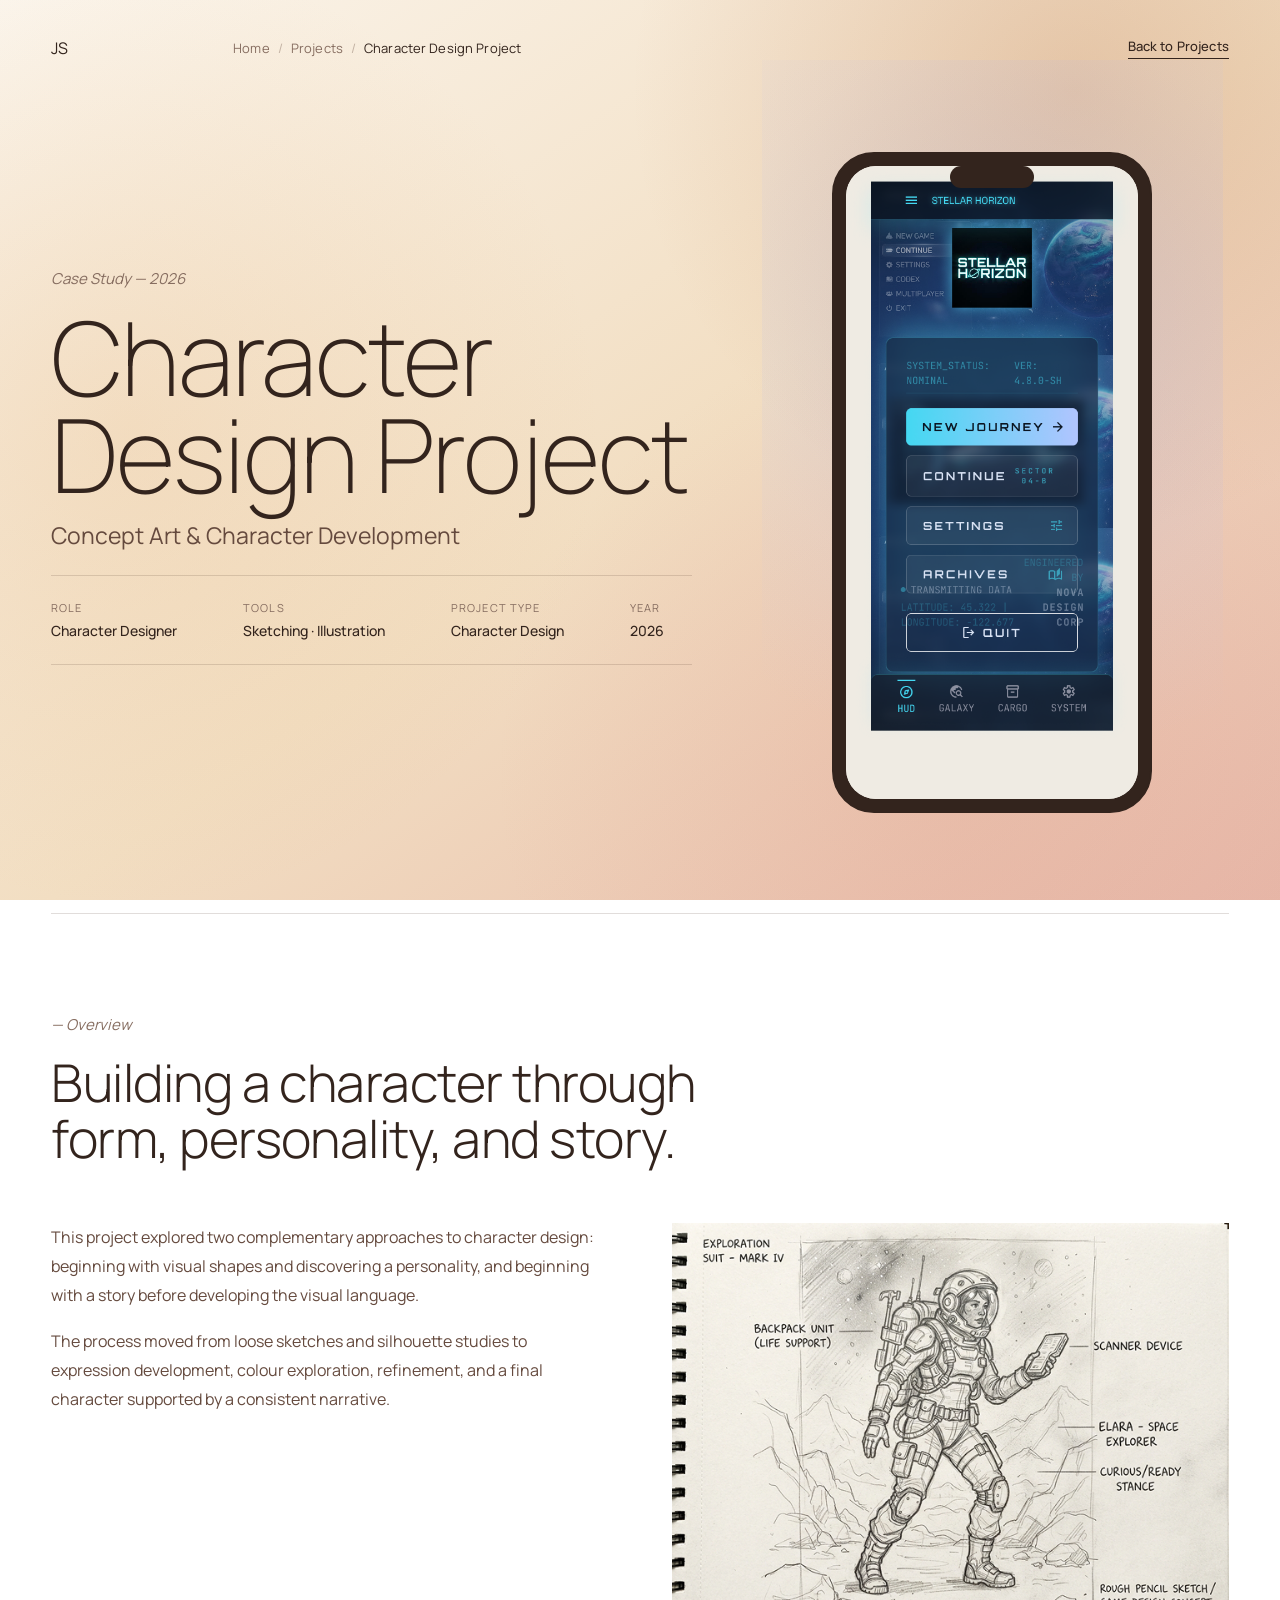
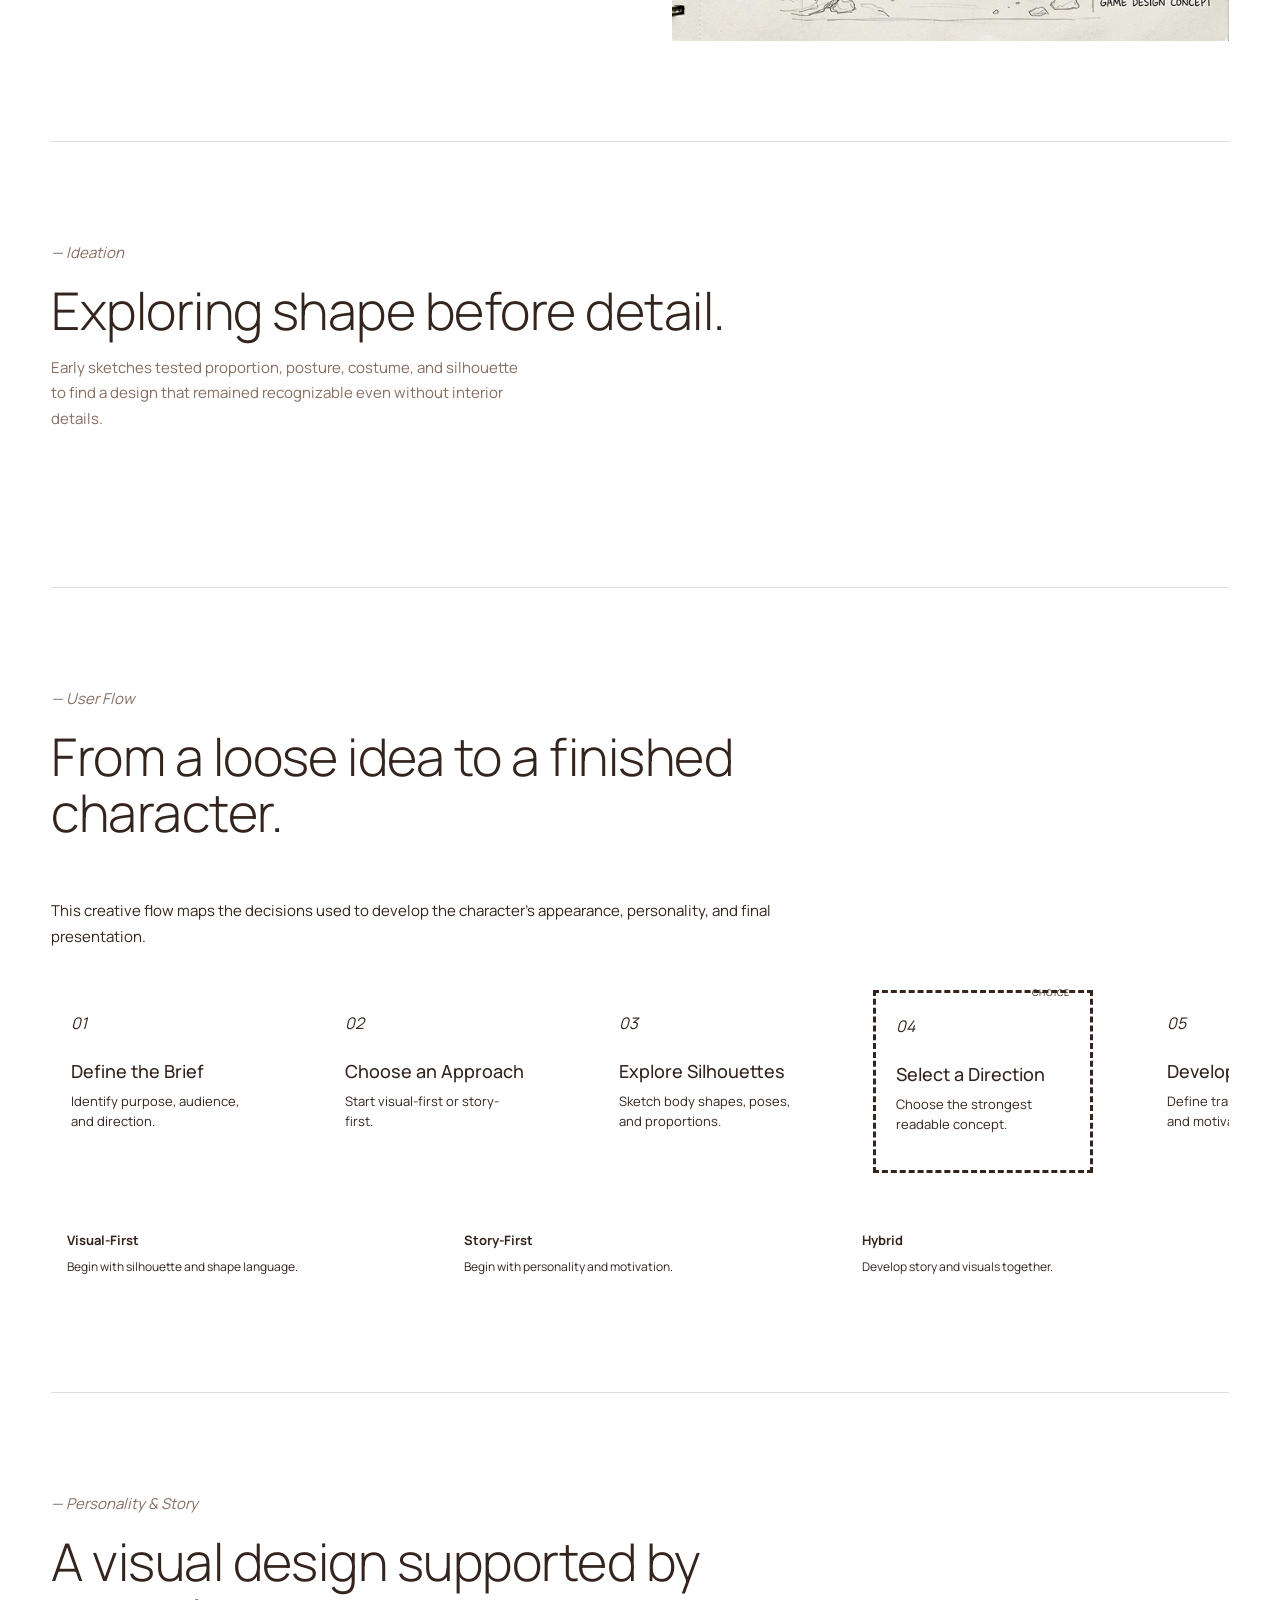
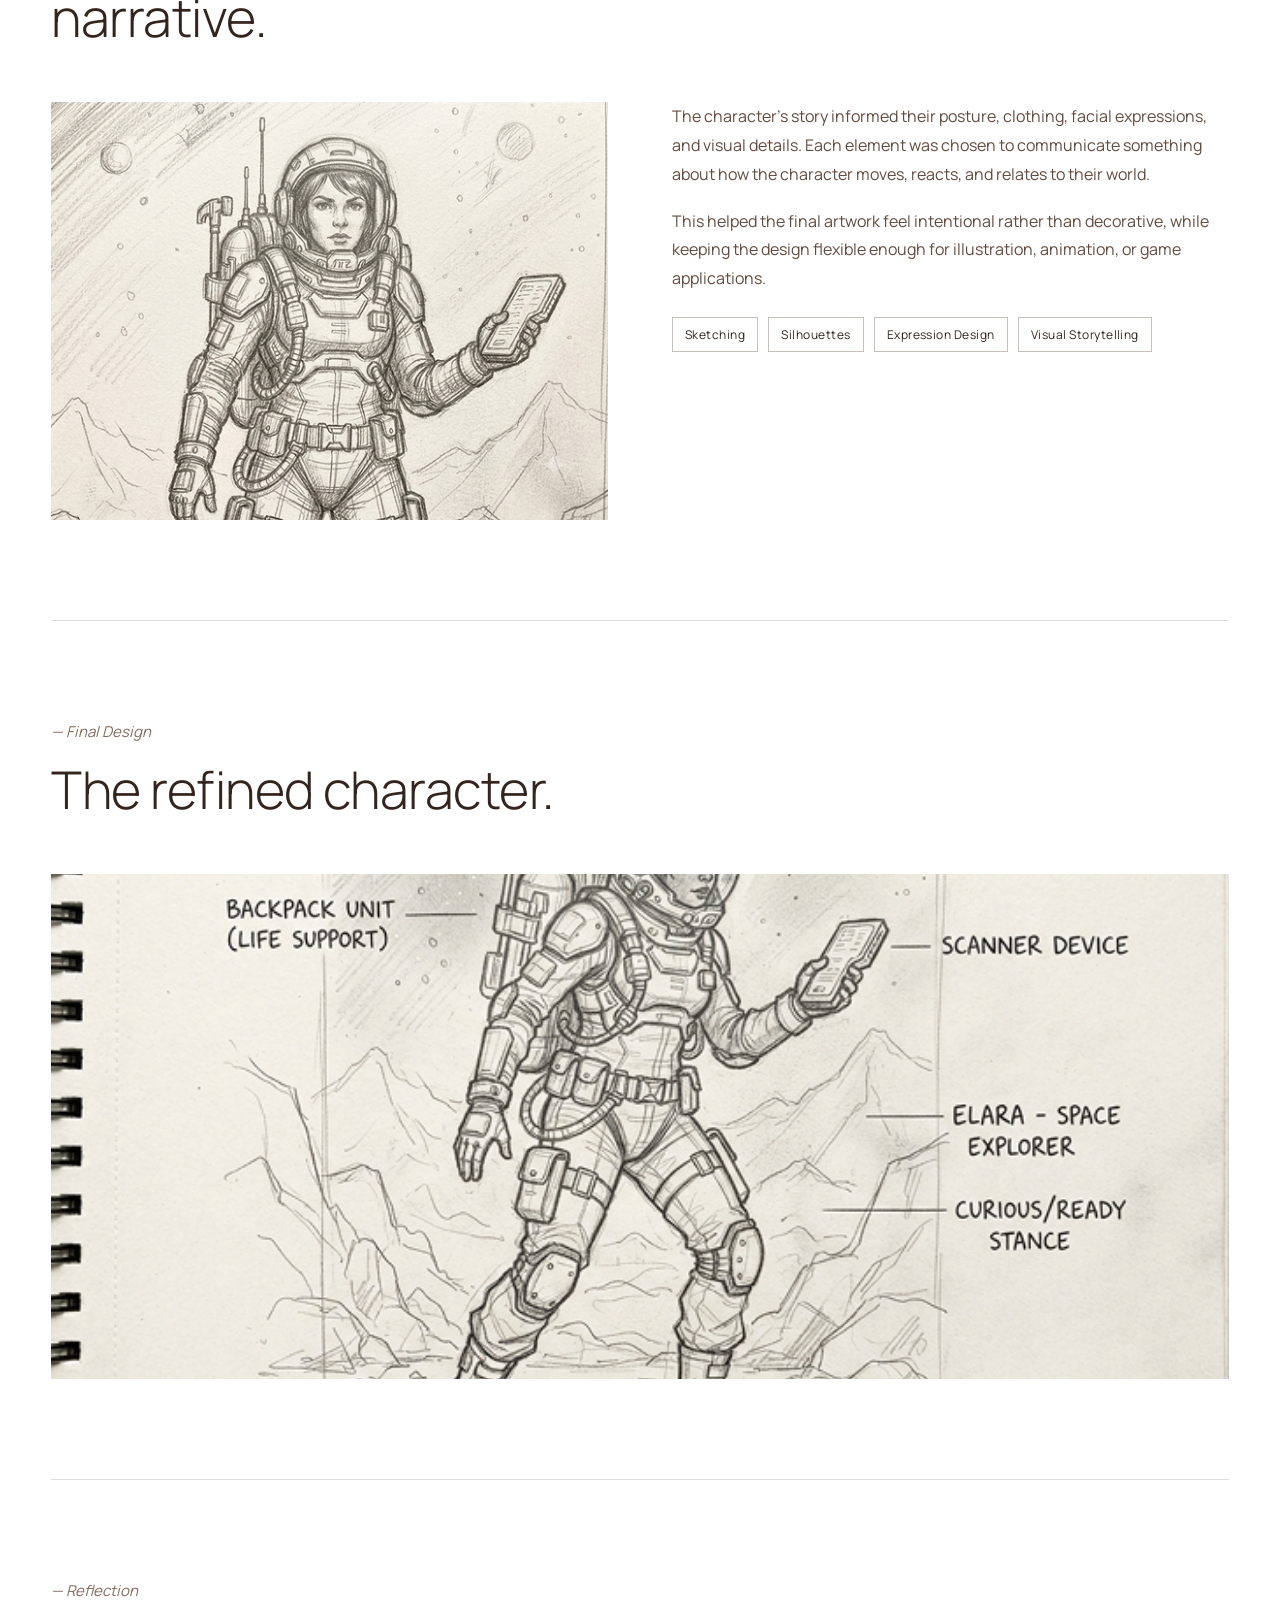
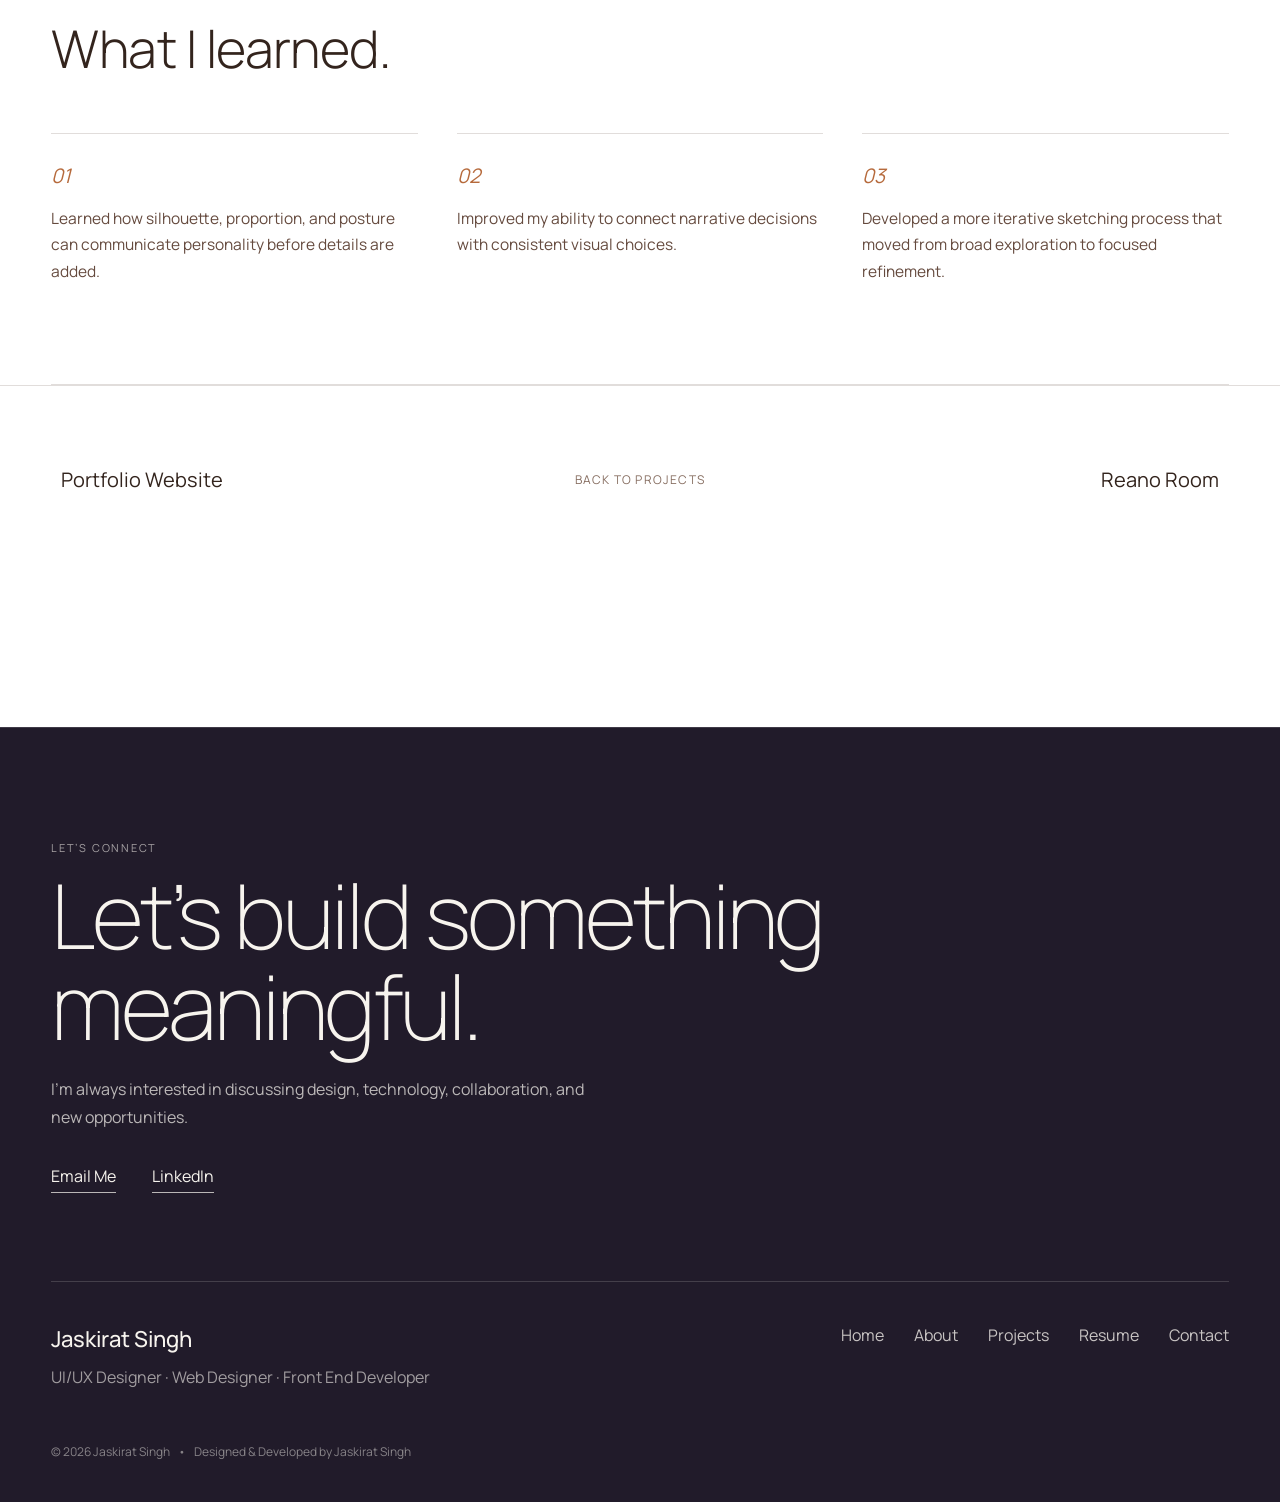
<file: character-design.html>
<!DOCTYPE html>

<html lang="en">
<head>
<meta charset="utf-8">
<meta content="width=device-width, initial-scale=1.0" name="viewport">
<title>Character Design Project &mdash; Case Study | Jaskirat Singh</title>
<meta content="Case study: Character Design Project by Jaskirat Singh." name="description">
<link href="https://fonts.googleapis.com/css2?family=DM+Sans:wght@400;500;600;700&family=Figtree:wght@400;500;600;700&family=Lora:wght@400;500;600&family=Manrope:wght@200;300;400;500;600;700;800&family=Merriweather:wght@400;700&family=Montserrat:wght@400;500;600;700&family=Nunito+Sans:wght@400;500;600;700&display=swap" rel="preconnect">
<link crossorigin href="https://fonts.gstatic.com" rel="preconnect">
<link href="https://fonts.googleapis.com/css2?family=DM+Sans:wght@400;500;600;700&family=Figtree:wght@400;500;600;700&family=Lora:wght@400;500;600&family=Manrope:wght@200;300;400;500;600;700;800&family=Merriweather:wght@400;700&family=Montserrat:wght@400;500;600;700&family=Nunito+Sans:wght@400;500;600;700&display=swap" rel="preconnect">
<link crossorigin href="https://fonts.gstatic.com" rel="preconnect">
<link href="https://fonts.googleapis.com/css2?family=DM+Sans:wght@400;500;600;700&family=Figtree:wght@400;500;600;700&family=Lora:wght@400;500;600&family=Manrope:wght@200;300;400;500;600;700;800&family=Merriweather:wght@400;700&family=Montserrat:wght@400;500;600;700&family=Nunito+Sans:wght@400;500;600;700&display=swap" rel="stylesheet">
<link href="style.css" rel="stylesheet">
</head>
<body class="theme-character"><a class="skip-link" href="#main">Skip to content</a>
<div class="page">
<header class="cs-header">
<div class="cs-header-left"><a aria-label="Jaskirat Singh &mdash; home" class="logo" href="index.html#top">JS</a>
<nav aria-label="Breadcrumb" class="cs-breadcrumb"><a href="index.html#top">Home</a><span class="crumb-sep">/</span><a href="index.html#projects">Projects</a><span class="crumb-sep">/</span><span aria-current="page" class="crumb-current">Character Design
                        Project</span></nav>
</div><a class="cs-back" href="index.html#projects"><span>Back to Projects</span></a>
</header>
<main id="main">
<section aria-label="Project introduction" class="cs-hero">
<div class="cs-hero-copy reveal"><span class="cs-eyebrow">Case Study
                        &mdash; 2026</span>
<h1 class="cs-title">Character Design Project</h1>
<p class="cs-subtitle">Concept Art & Character Development</p>

<div class="cs-meta-grid">
<div class="cs-meta-item"><span class="cs-meta-label">Role</span><span class="cs-meta-value">Character Designer</span></div>
<div class="cs-meta-item"><span class="cs-meta-label">Tools</span><span class="cs-meta-value">Sketching &middot; Illustration</span></div>
<div class="cs-meta-item"><span class="cs-meta-label">Project Type</span><span class="cs-meta-value">Character Design</span></div>
<div class="cs-meta-item"><span class="cs-meta-label">Year</span><span class="cs-meta-value">2026</span></div>
</div>
</div>
<div class="cs-hero-device reveal">
<div class="device-stage">
<div class="device-glow"></div>
<div class="device-frame"><span class="device-notch"></span>
<div class="device-screen"><img alt="Character Design Project project preview" class="hero-frame-image" src="images/character4.png"></div>
</div>
</div>
</div>
</section>
<div class="cs-divider"></div>
<section aria-labelledby="overview" class="cs-section">
<div class="cs-section-head reveal"><span class="cs-eyebrow">&mdash; Overview</span>
<h2 class="cs-section-title" id="overview">Building a character through form, personality, and
                        story.</h2>
</div>
<div class="cs-copy-grid">
<div class="reveal">
<p>This project explored two complementary approaches to character design: beginning with visual
                            shapes and discovering a personality, and beginning with a story before developing the
                            visual language.</p>
<p>The process moved from loose sketches and silhouette studies to expression development,
                            colour exploration, refinement, and a final character supported by a consistent narrative.
                        </p>
</div>
<div class="reveal">
<div class="img-frame" data-fallback="images/character-overview.jpg"><img alt="Final character design and supporting sketches" onerror="this.parentElement.classList.add('img-missing')" src="images/character2.png">
</div>
</div>
</div>
</section>
<div class="cs-divider"></div>
<section aria-labelledby="ideation" class="cs-section">
<div class="cs-section-head reveal"><span class="cs-eyebrow">&mdash; Ideation</span>
<h2 class="cs-section-title" id="ideation">Exploring shape before detail.</h2>
<p class="section-sub" style="margin-top:16px">Early sketches tested proportion, posture, costume,
                        and silhouette to find a design that remained recognizable even without interior details.</p>
</div>
<div class="cs-showcase-grid reveal-stagger reveal">

</div></section>
<div class="cs-divider"></div>
<section aria-labelledby="flow-heading" class="cs-section">
<div class="cs-section-head reveal">
<span class="cs-eyebrow">&mdash; User Flow</span>
<h2 class="cs-section-title" id="flow-heading">From a loose idea to a finished character.</h2>
</div>
<div class="user-flow reveal">
<p class="flow-intro">This creative flow maps the decisions used to develop the character&rsquo;s
                        appearance, personality, and final presentation.</p>
<div aria-label="Project user flow" class="flow-track">
<article class="flow-step">
<span class="flow-step-number">01</span>
<h3>Define the Brief</h3>
<p>Identify purpose, audience, and direction.</p>
</article><span aria-hidden="true" class="flow-arrow"></span>
<article class="flow-step">
<span class="flow-step-number">02</span>
<h3>Choose an Approach</h3>
<p>Start visual-first or story-first.</p>
</article><span aria-hidden="true" class="flow-arrow"></span>
<article class="flow-step">
<span class="flow-step-number">03</span>
<h3>Explore Silhouettes</h3>
<p>Sketch body shapes, poses, and proportions.</p>
</article><span aria-hidden="true" class="flow-arrow"></span>
<article class="flow-step flow-decision">
<span class="flow-step-number">04</span>
<h3>Select a Direction</h3>
<p>Choose the strongest readable concept.</p>
</article><span aria-hidden="true" class="flow-arrow"></span>
<article class="flow-step">
<span class="flow-step-number">05</span>
<h3>Develop the Story</h3>
<p>Define traits, background, and motivation.</p>
</article><span aria-hidden="true" class="flow-arrow"></span>
<article class="flow-step">
<span class="flow-step-number">06</span>
<h3>Refine Details</h3>
<p>Develop clothing, expressions, and accessories.</p>
</article><span aria-hidden="true" class="flow-arrow"></span>
<article class="flow-step">
<span class="flow-step-number">07</span>
<h3>Test Colour</h3>
<p>Explore palettes supporting mood and identity.</p>
</article><span aria-hidden="true" class="flow-arrow"></span>
<article class="flow-step">
<span class="flow-step-number">08</span>
<h3>Final Artwork</h3>
<p>Complete the polished character presentation.</p>
</article>
</div>
<div aria-label="Main user choices" class="flow-branches">
<div class="flow-branch"><strong>Visual-First</strong><span>Begin with silhouette and shape
                                language.</span></div>
<div class="flow-branch"><strong>Story-First</strong><span>Begin with personality and
                                motivation.</span></div>
<div class="flow-branch"><strong>Hybrid</strong><span>Develop story and visuals together.</span>
</div>
</div>
</div>
</section>
<div class="cs-divider"></div>
<section aria-labelledby="story" class="cs-section">
<div class="cs-section-head reveal"><span class="cs-eyebrow">&mdash; Personality & Story</span>
<h2 class="cs-section-title" id="story">A visual design supported by narrative.</h2>
</div>
<div class="cs-copy-grid">
<div class="reveal">
<div class="img-frame" data-fallback="images/character-expression-sheet.jpg"><img alt="Character facial expression sheet" onerror="this.parentElement.classList.add('img-missing')" src="images/character1.png">
</div>
</div>
<div class="reveal">
<p>The character&rsquo;s story informed their posture, clothing, facial expressions, and visual
                            details. Each element was chosen to communicate something about how the character moves,
                            reacts, and relates to their world.</p>
<p>This helped the final artwork feel intentional rather than decorative, while keeping the
                            design flexible enough for illustration, animation, or game applications.</p>
<div class="cs-tag-row"><span class="cs-tag">Sketching</span><span class="cs-tag">Silhouettes</span><span class="cs-tag">Expression Design</span><span class="cs-tag">Visual Storytelling</span></div>
</div>
</div>
</section>
<div class="cs-divider"></div>
<section aria-labelledby="final" class="cs-section">
<div class="cs-section-head reveal"><span class="cs-eyebrow">&mdash; Final Design</span>
<h2 class="cs-section-title" id="final">The refined character.</h2>
</div>
<div class="cs-gallery reveal-stagger reveal">
<div class="gallery-item wide reveal-child">
<div class="img-frame" data-fallback="images/character-final-wide.jpg"><img alt="Final character artwork" onerror="this.parentElement.classList.add('img-missing')" src="images/character2.png"></div>
</div>
</div></section>
<div class="cs-divider"></div>
<section aria-labelledby="reflection" class="cs-section">
<div class="cs-section-head reveal"><span class="cs-eyebrow">&mdash; Reflection</span>
<h2 class="cs-section-title" id="reflection">What I learned.</h2>
</div>
<div class="cs-reflection-grid reveal-stagger reveal">
<div class="reflection-card reveal-child"><span class="reflection-index">01</span>
<p>Learned how silhouette, proportion, and posture can communicate personality before details
                            are added.</p>
</div>
<div class="reflection-card reveal-child"><span class="reflection-index">02</span>
<p>Improved my ability to connect narrative decisions with consistent visual choices.</p>
</div>
<div class="reflection-card reveal-child"><span class="reflection-index">03</span>
<p>Developed a more iterative sketching process that moved from broad exploration to focused
                            refinement.</p>
</div>
</div>
</section>
<div class="cs-divider"></div>
</main>
<nav aria-label="Project navigation" class="cs-next-nav"><a class="next-nav-link prev" href="html-css-portfolio.html"><span></span><span>Portfolio Website</span></a><a class="next-nav-back" href="index.html#projects">Back to Projects</a><a class="next-nav-link next" href="reano-room.html"><span>Reano Room</span><span></span></a></nav>
<footer class="site-footer">
<div class="footer-cta">
<p class="footer-label">Let&rsquo;s Connect</p>
<h2>Let&rsquo;s build something meaningful.</h2>
<p>I&rsquo;m always interested in discussing design, technology, collaboration, and new opportunities.
                </p>
<div class="footer-buttons">
<a href="mailto:jassdhaliwal5245@gmail.com">Email Me </a>
<a href="https://linkedin.com/in/jaskirat-singh05" rel="noreferrer" target="_blank">LinkedIn </a>
</div>
</div>
<div class="footer-divider"></div>
<div class="footer-bottom">
<div>
<h3>Jaskirat Singh</h3>
<p>UI/UX Designer &middot; Web Designer &middot; Front End Developer</p>
</div>
<nav aria-label="Footer navigation">
<a href="index.html">Home</a>
<a href="about.html">About</a>
<a href="index.html#projects">Projects</a>
<a href="about.html#resume">Resume</a>
<a href="mailto:jassdhaliwal5245@gmail.com">Contact</a>
</nav>
</div>
<div class="footer-copy">
<span>&copy; 2026 Jaskirat Singh</span>
<span aria-hidden="true">&bull;</span>
<span>Designed & Developed by Jaskirat Singh</span>
</div>
</footer>
</div>
<script defer src="script.js"></script>
</body>
</html>
</file>
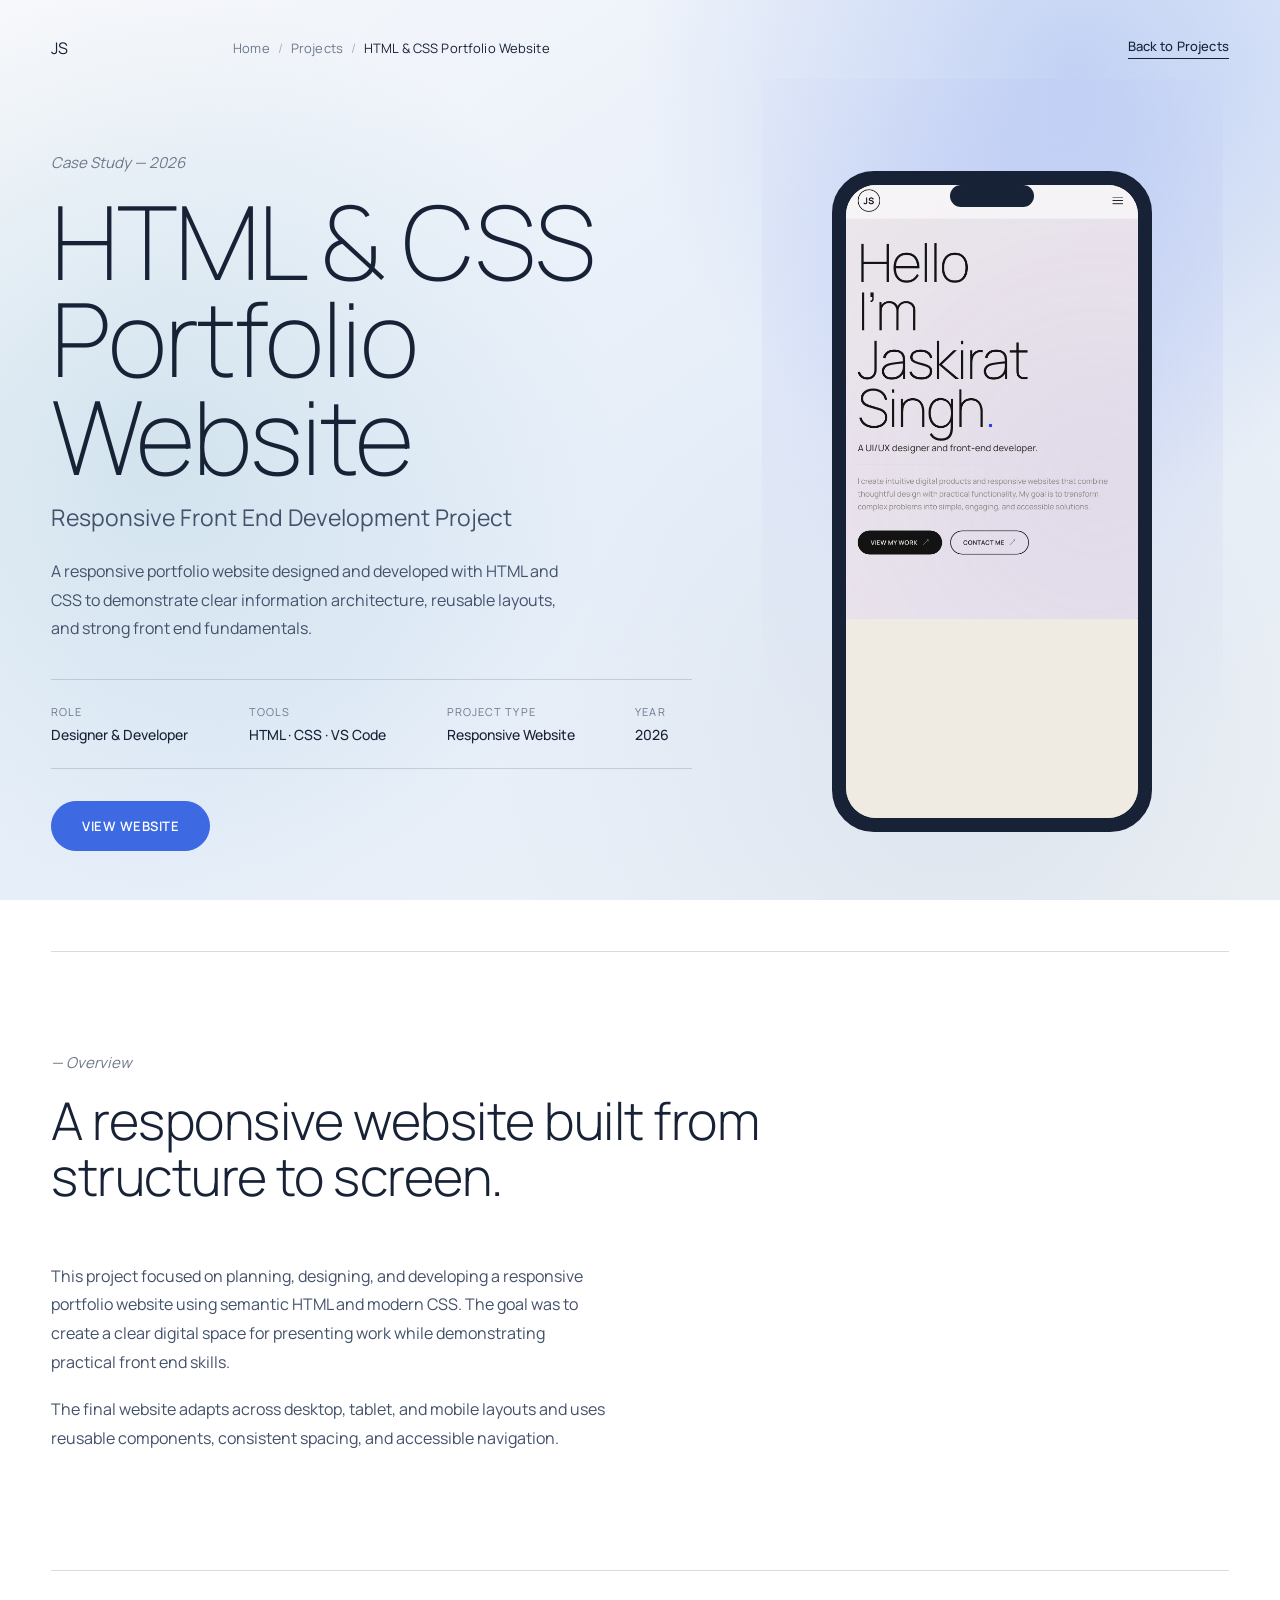
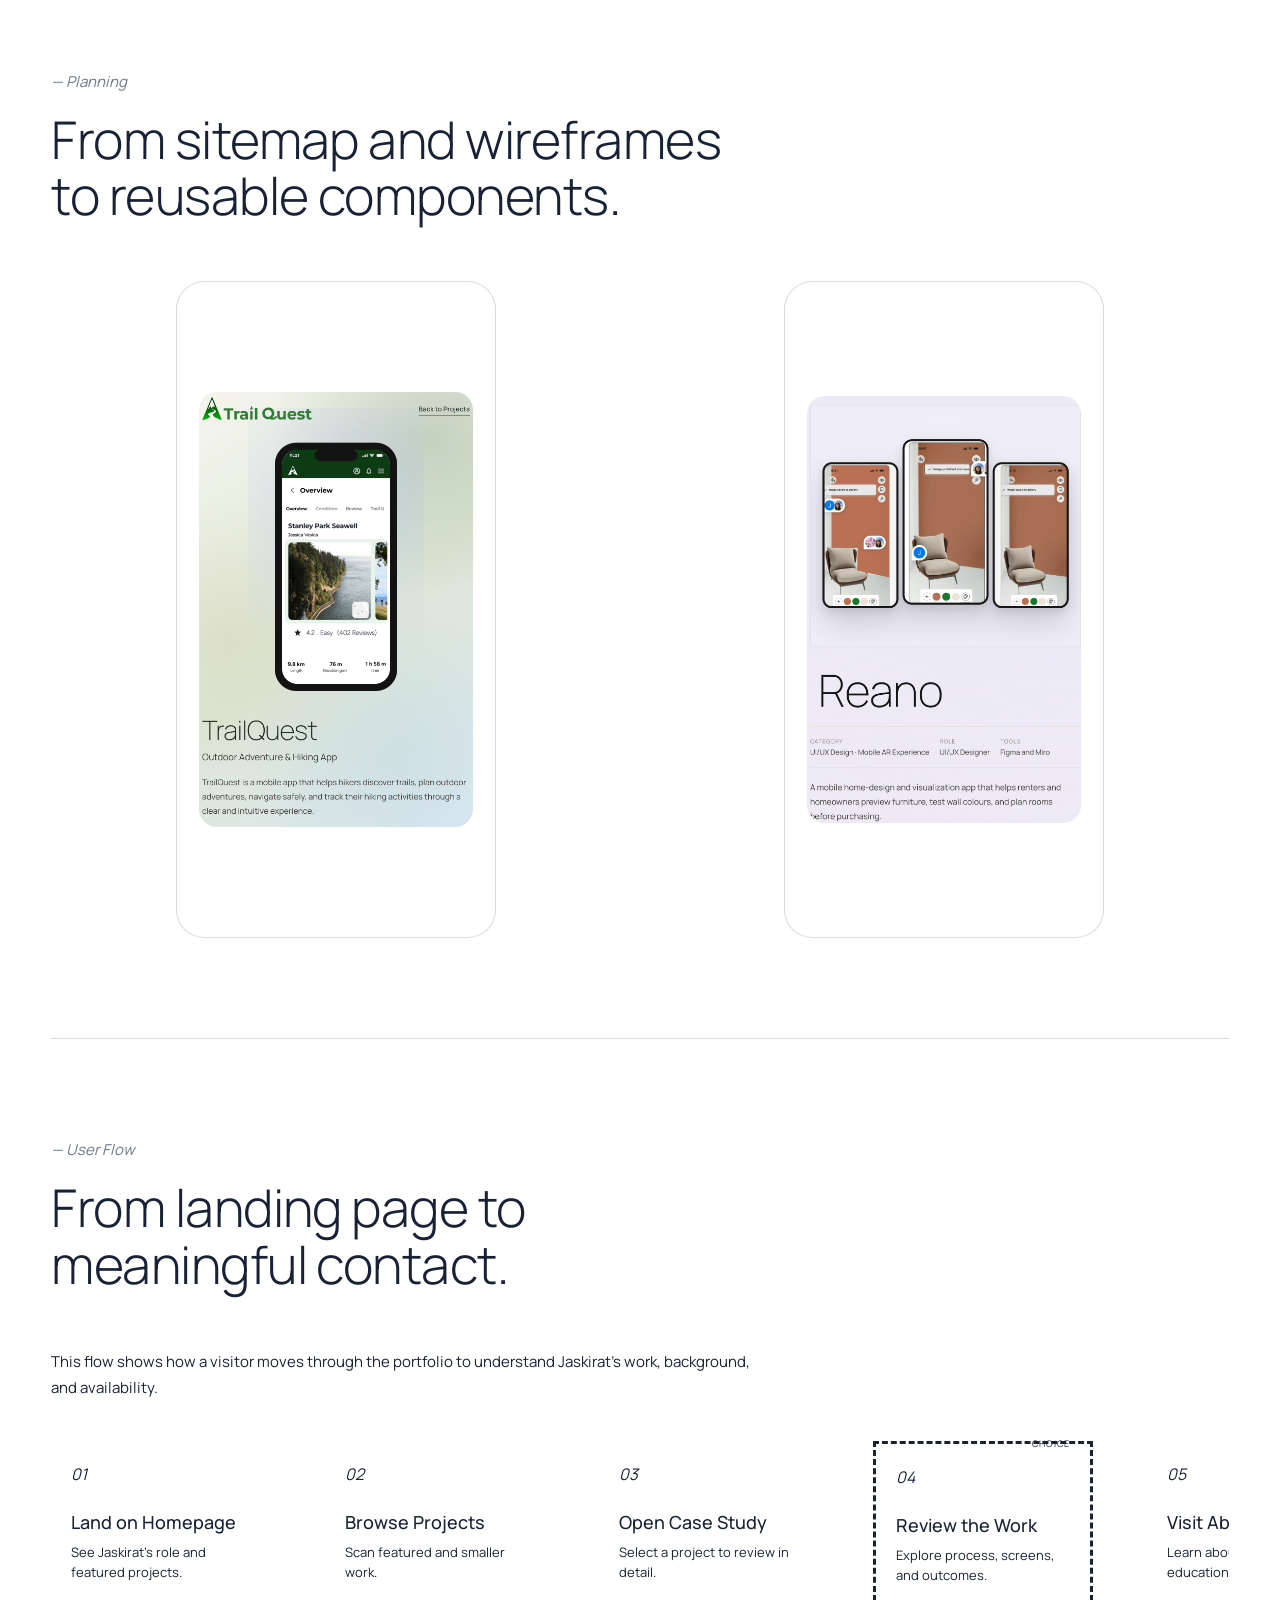
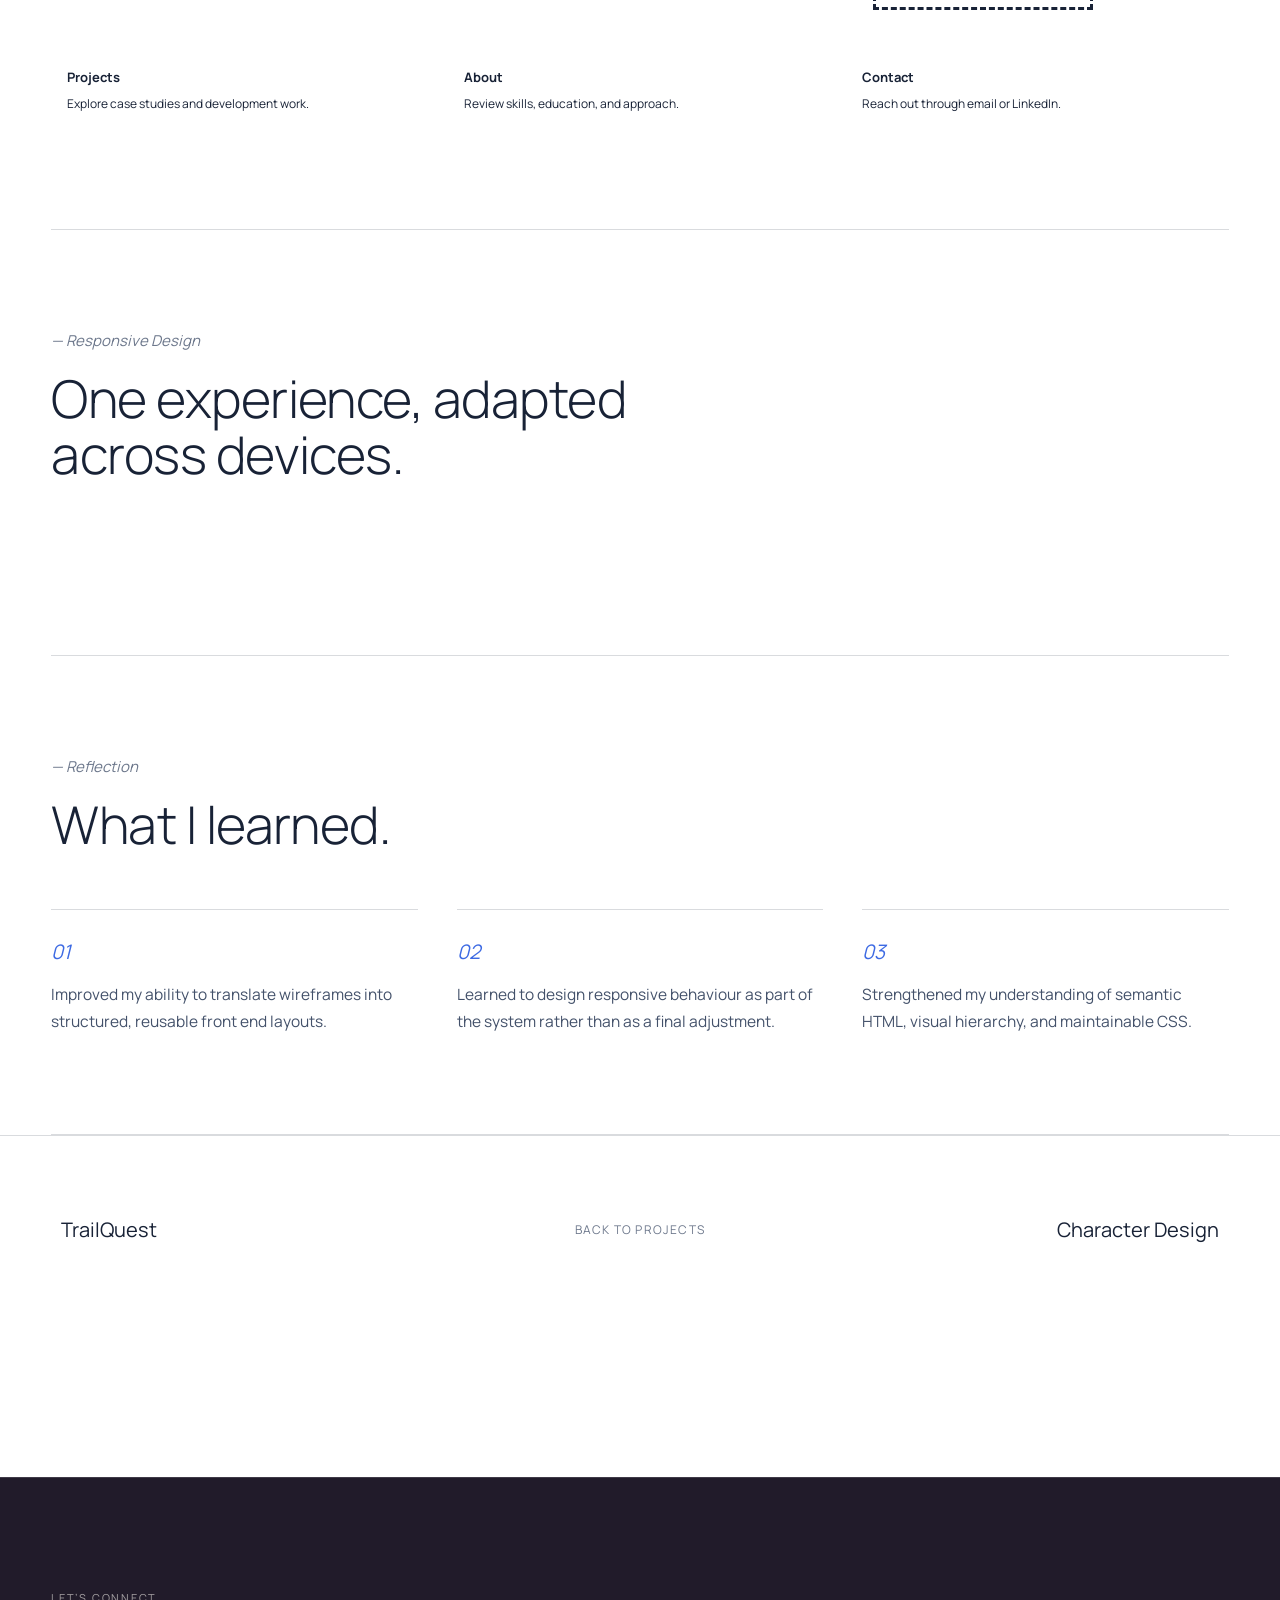
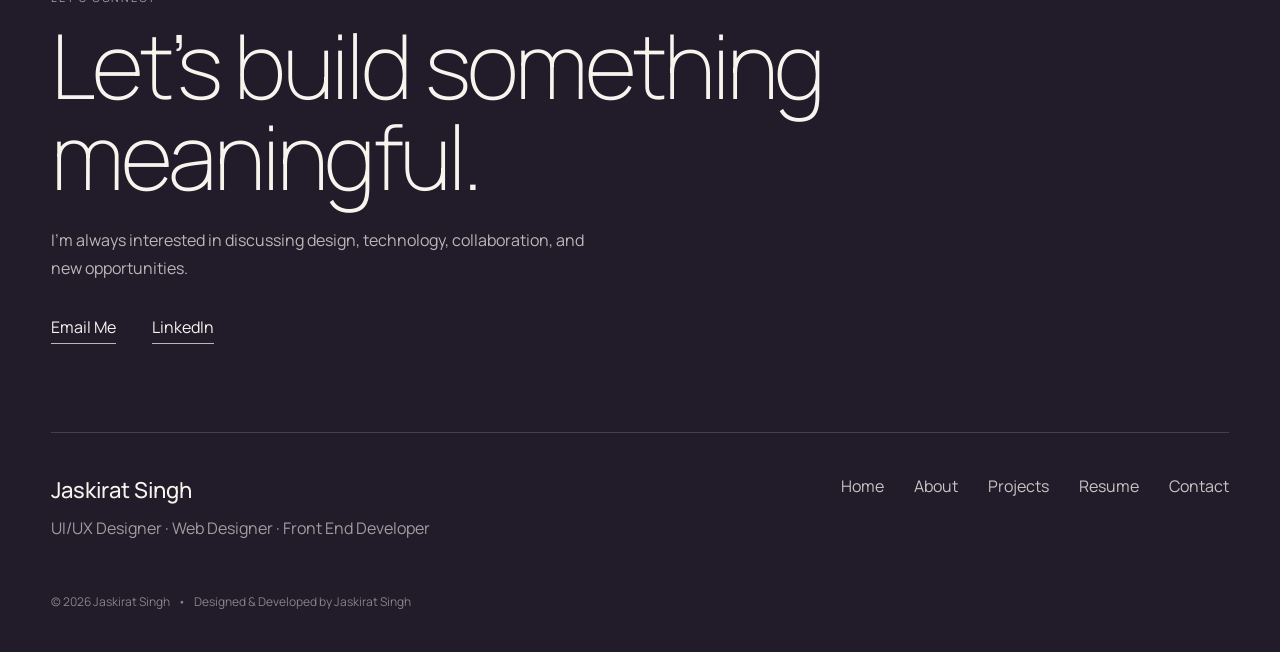
<file: html-css-portfolio.html>
<!DOCTYPE html>

<html lang="en">
<head>
<meta charset="utf-8">
<meta content="width=device-width, initial-scale=1.0" name="viewport">
<title>HTML & CSS Portfolio Website &mdash; Case Study | Jaskirat Singh</title>
<meta content="Case study: HTML & CSS Portfolio Website by Jaskirat Singh." name="description">
<link href="https://fonts.googleapis.com/css2?family=DM+Sans:wght@400;500;600;700&family=Figtree:wght@400;500;600;700&family=Lora:wght@400;500;600&family=Manrope:wght@200;300;400;500;600;700;800&family=Merriweather:wght@400;700&family=Montserrat:wght@400;500;600;700&family=Nunito+Sans:wght@400;500;600;700&display=swap" rel="preconnect">
<link crossorigin href="https://fonts.gstatic.com" rel="preconnect">
<link href="https://fonts.googleapis.com/css2?family=DM+Sans:wght@400;500;600;700&family=Figtree:wght@400;500;600;700&family=Lora:wght@400;500;600&family=Manrope:wght@200;300;400;500;600;700;800&family=Merriweather:wght@400;700&family=Montserrat:wght@400;500;600;700&family=Nunito+Sans:wght@400;500;600;700&display=swap" rel="preconnect">
<link crossorigin href="https://fonts.gstatic.com" rel="preconnect">
<link href="https://fonts.googleapis.com/css2?family=DM+Sans:wght@400;500;600;700&family=Figtree:wght@400;500;600;700&family=Lora:wght@400;500;600&family=Manrope:wght@200;300;400;500;600;700;800&family=Merriweather:wght@400;700&family=Montserrat:wght@400;500;600;700&family=Nunito+Sans:wght@400;500;600;700&display=swap" rel="stylesheet">
<link href="style.css" rel="stylesheet">
</head>
<body class="theme-portfolio"><a class="skip-link" href="#main">Skip to content</a>
<div class="page">
<header class="cs-header">
<div class="cs-header-left"><a aria-label="Jaskirat Singh &mdash; home" class="logo" href="index.html#top">JS</a>
<nav aria-label="Breadcrumb" class="cs-breadcrumb"><a href="index.html#top">Home</a><span class="crumb-sep">/</span><a href="index.html#projects">Projects</a><span class="crumb-sep">/</span><span aria-current="page" class="crumb-current">HTML & CSS Portfolio
                        Website</span></nav>
</div><a class="cs-back" href="index.html#projects"><span>Back to Projects</span></a>
</header>
<main id="main">
<section aria-label="Project introduction" class="cs-hero">
<div class="cs-hero-copy reveal"><span class="cs-eyebrow">Case Study
                        &mdash; 2026</span>
<h1 class="cs-title">HTML & CSS Portfolio Website</h1>
<p class="cs-subtitle">Responsive Front End Development Project</p>
<p class="cs-intro">A responsive portfolio website designed and developed with HTML and CSS to
                        demonstrate clear information architecture, reusable layouts, and strong front end fundamentals.
                    </p>
<div class="cs-meta-grid">
<div class="cs-meta-item"><span class="cs-meta-label">Role</span><span class="cs-meta-value">Designer & Developer</span></div>
<div class="cs-meta-item"><span class="cs-meta-label">Tools</span><span class="cs-meta-value">HTML &middot; CSS &middot; VS Code</span></div>
<div class="cs-meta-item"><span class="cs-meta-label">Project Type</span><span class="cs-meta-value">Responsive Website</span></div>
<div class="cs-meta-item"><span class="cs-meta-label">Year</span><span class="cs-meta-value">2026</span></div>
</div><a class="btn-pill btn-pill--accent" href="index.html">View Website</a>
</div>
<div class="cs-hero-device reveal">
<div class="device-stage">
<div class="device-glow"></div>
<div class="device-frame"><span class="device-notch"></span>
<div class="device-screen"><img alt="Jaskirat Singh portfolio homepage" class="hero-frame-image" src="images/portfolio.png"></div>
</div>
</div>
</div>
</section>
<div class="cs-divider"></div>
<section aria-labelledby="overview" class="cs-section">
<div class="cs-section-head reveal"><span class="cs-eyebrow">&mdash; Overview</span>
<h2 class="cs-section-title" id="overview">A responsive website built from structure to screen.</h2>
</div>
<div class="cs-copy-grid">
<div class="reveal">
<p>This project focused on planning, designing, and developing a responsive portfolio website
                            using semantic HTML and modern CSS. The goal was to create a clear digital space for
                            presenting work while demonstrating practical front end skills.</p>
<p>The final website adapts across desktop, tablet, and mobile layouts and uses reusable
                            components, consistent spacing, and accessible navigation.</p>
</div>
<div class="reveal"></div>
</div>
</section>
<div class="cs-divider"></div>
<section aria-labelledby="planning" class="cs-section">
<div class="cs-section-head reveal"><span class="cs-eyebrow">&mdash; Planning</span>
<h2 class="cs-section-title" id="planning">From sitemap and wireframes to reusable components.</h2>
</div>
<div class="cs-showcase-grid reveal-stagger reveal">
<div class="img-frame reveal-child" data-fallback="images/portfolio-wireframe-1.jpg"><img alt="Portfolio wireframe placeholder 1" onerror="this.parentElement.classList.add('img-missing')" src="images/portfolio6.png"></div>
<div class="img-frame reveal-child" data-fallback="images/portfolio-wireframe-2.jpg"><img alt="Portfolio wireframe placeholder 2" onerror="this.parentElement.classList.add('img-missing')" src="images/portfolio7.png"></div>
</div>
</section>
<div class="cs-divider"></div>
<section aria-labelledby="flow-heading" class="cs-section">
<div class="cs-section-head reveal">
<span class="cs-eyebrow">&mdash; User Flow</span>
<h2 class="cs-section-title" id="flow-heading">From landing page to meaningful contact.</h2>
</div>
<div class="user-flow reveal">
<p class="flow-intro">This flow shows how a visitor moves through the portfolio to understand
                        Jaskirat&rsquo;s work, background, and availability.</p>
<div aria-label="Project user flow" class="flow-track">
<article class="flow-step">
<span class="flow-step-number">01</span>
<h3>Land on Homepage</h3>
<p>See Jaskirat&rsquo;s role and featured projects.</p>
</article><span aria-hidden="true" class="flow-arrow"></span>
<article class="flow-step">
<span class="flow-step-number">02</span>
<h3>Browse Projects</h3>
<p>Scan featured and smaller work.</p>
</article><span aria-hidden="true" class="flow-arrow"></span>
<article class="flow-step">
<span class="flow-step-number">03</span>
<h3>Open Case Study</h3>
<p>Select a project to review in detail.</p>
</article><span aria-hidden="true" class="flow-arrow"></span>
<article class="flow-step flow-decision">
<span class="flow-step-number">04</span>
<h3>Review the Work</h3>
<p>Explore process, screens, and outcomes.</p>
</article><span aria-hidden="true" class="flow-arrow"></span>
<article class="flow-step">
<span class="flow-step-number">05</span>
<h3>Visit About</h3>
<p>Learn about skills and education.</p>
</article><span aria-hidden="true" class="flow-arrow"></span>
<article class="flow-step">
<span class="flow-step-number">06</span>
<h3>View Resume</h3>
<p>Open detailed experience and capabilities.</p>
</article><span aria-hidden="true" class="flow-arrow"></span>
<article class="flow-step">
<span class="flow-step-number">07</span>
<h3>Choose Contact</h3>
<p>Select email or LinkedIn.</p>
</article><span aria-hidden="true" class="flow-arrow"></span>
<article class="flow-step">
<span class="flow-step-number">08</span>
<h3>Connect</h3>
<p>Send a professional message.</p>
</article>
</div>
<div aria-label="Main user choices" class="flow-branches">
<div class="flow-branch"><strong>Projects</strong><span>Explore case studies and development
                                work.</span></div>
<div class="flow-branch"><strong>About</strong><span>Review skills, education, and
                                approach.</span></div>
<div class="flow-branch"><strong>Contact</strong><span>Reach out through email or
                                LinkedIn.</span></div>
</div>
</div>
</section>
<div class="cs-divider"></div>
<section aria-labelledby="responsive" class="cs-section">
<div class="cs-section-head reveal"><span class="cs-eyebrow">&mdash; Responsive Design</span>
<h2 class="cs-section-title" id="responsive">One experience, adapted across devices.</h2>
</div>
<div class="cs-gallery reveal-stagger reveal">
<div class="gallery-item wide reveal-child"></div>
<div class="gallery-item reveal-child"></div>
<div class="gallery-item reveal-child"></div>
</div>
</section>
<div class="cs-divider"></div>
<section aria-labelledby="reflection" class="cs-section">
<div class="cs-section-head reveal"><span class="cs-eyebrow">&mdash; Reflection</span>
<h2 class="cs-section-title" id="reflection">What I learned.</h2>
</div>
<div class="cs-reflection-grid reveal-stagger reveal">
<div class="reflection-card reveal-child"><span class="reflection-index">01</span>
<p>Improved my ability to translate wireframes into structured, reusable front end layouts.</p>
</div>
<div class="reflection-card reveal-child"><span class="reflection-index">02</span>
<p>Learned to design responsive behaviour as part of the system rather than as a final
                            adjustment.</p>
</div>
<div class="reflection-card reveal-child"><span class="reflection-index">03</span>
<p>Strengthened my understanding of semantic HTML, visual hierarchy, and maintainable CSS.</p>
</div>
</div>
</section>
<div class="cs-divider"></div>
</main>
<nav aria-label="Project navigation" class="cs-next-nav"><a class="next-nav-link prev" href="trailquest.html"><span></span><span>TrailQuest</span></a><a class="next-nav-back" href="index.html#projects">Back to Projects</a><a class="next-nav-link next" href="character-design.html"><span>Character Design</span><span></span></a></nav>
<footer class="site-footer">
<div class="footer-cta">
<p class="footer-label">Let&rsquo;s Connect</p>
<h2>Let&rsquo;s build something meaningful.</h2>
<p>I&rsquo;m always interested in discussing design, technology, collaboration, and new opportunities.
                </p>
<div class="footer-buttons">
<a href="mailto:jassdhaliwal5245@gmail.com">Email Me </a>
<a href="https://linkedin.com/in/jaskirat-singh05" rel="noreferrer" target="_blank">LinkedIn </a>
</div>
</div>
<div class="footer-divider"></div>
<div class="footer-bottom">
<div>
<h3>Jaskirat Singh</h3>
<p>UI/UX Designer &middot; Web Designer &middot; Front End Developer</p>
</div>
<nav aria-label="Footer navigation">
<a href="index.html">Home</a>
<a href="about.html">About</a>
<a href="index.html#projects">Projects</a>
<a href="Jaskirat-Singh-Resume.pdf">Resume</a>
<a href="mailto:jassdhaliwal5245@gmail.com">Contact</a>
</nav>
</div>
<div class="footer-copy">
<span>&copy; 2026 Jaskirat Singh</span>
<span aria-hidden="true">&bull;</span>
<span>Designed & Developed by Jaskirat Singh</span>
</div>
</footer>
</div>
<script defer src="script.js"></script>
</body>
</html>
</file>
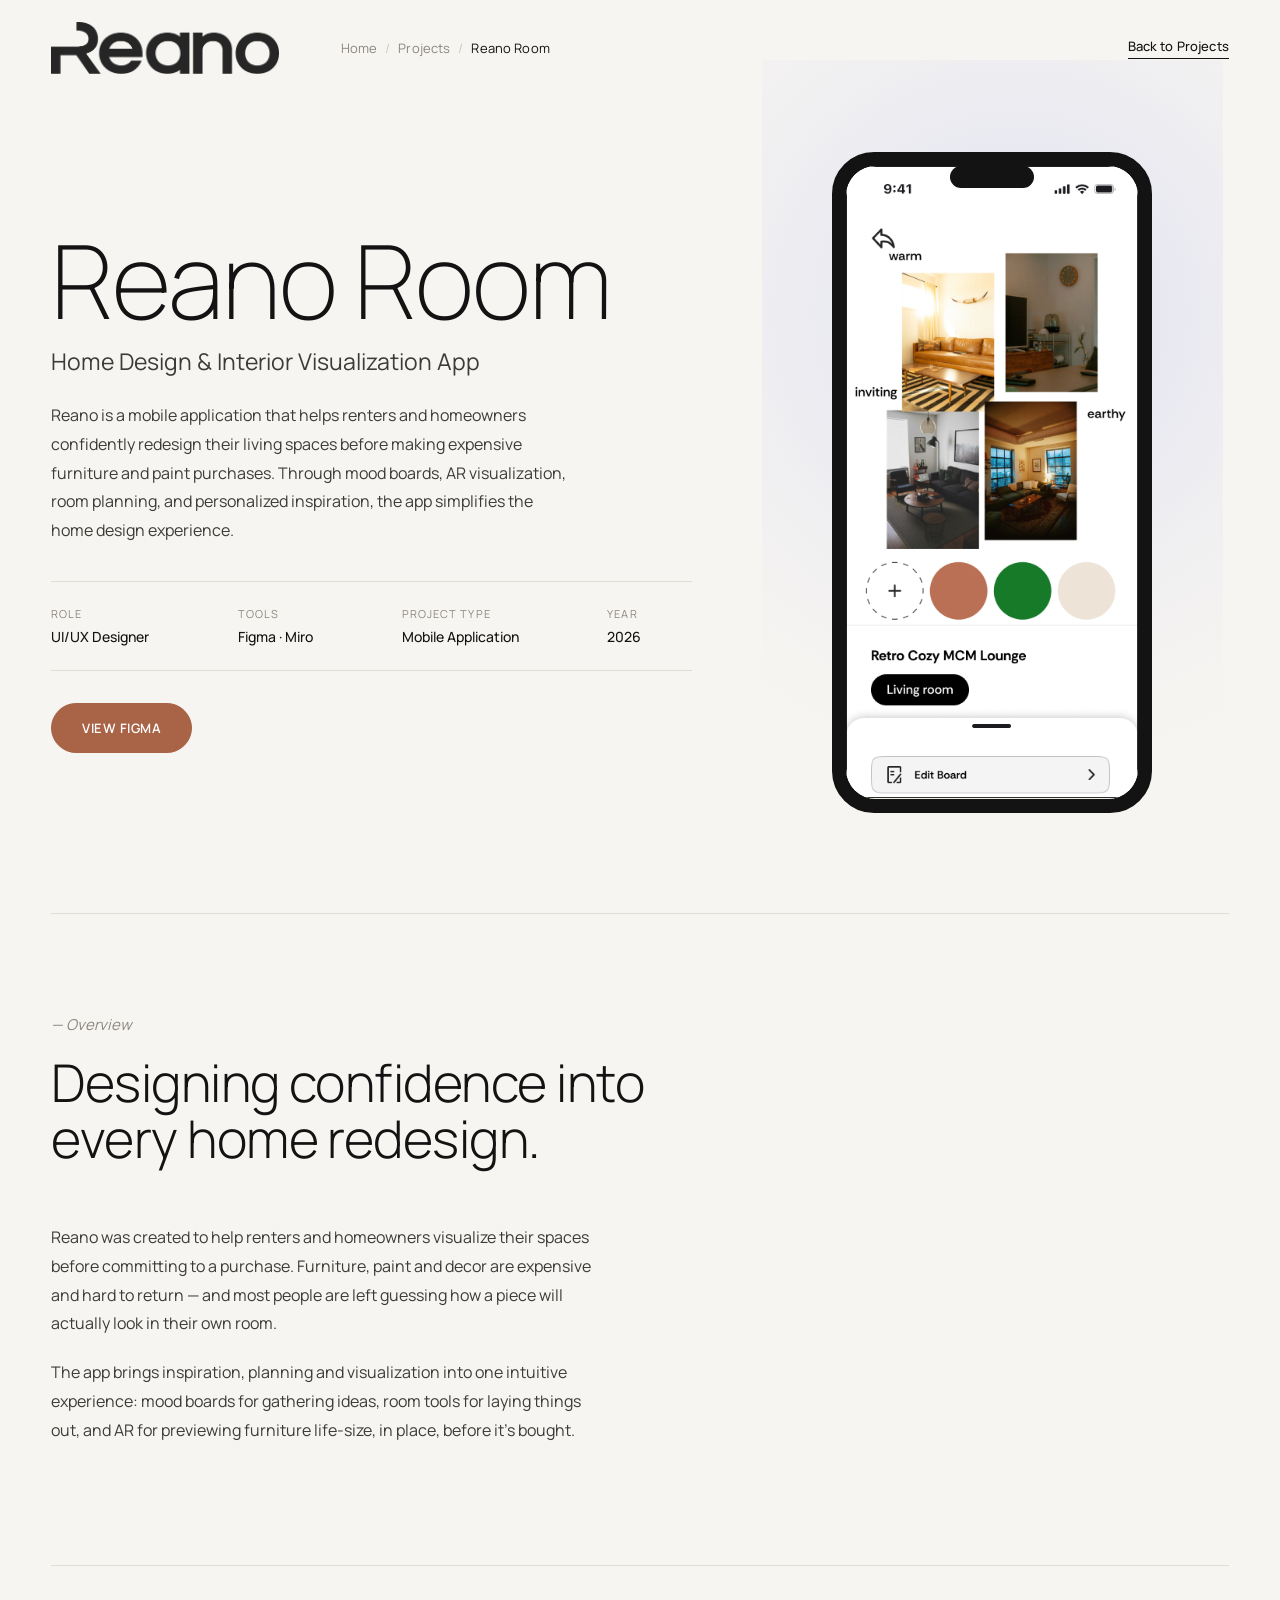
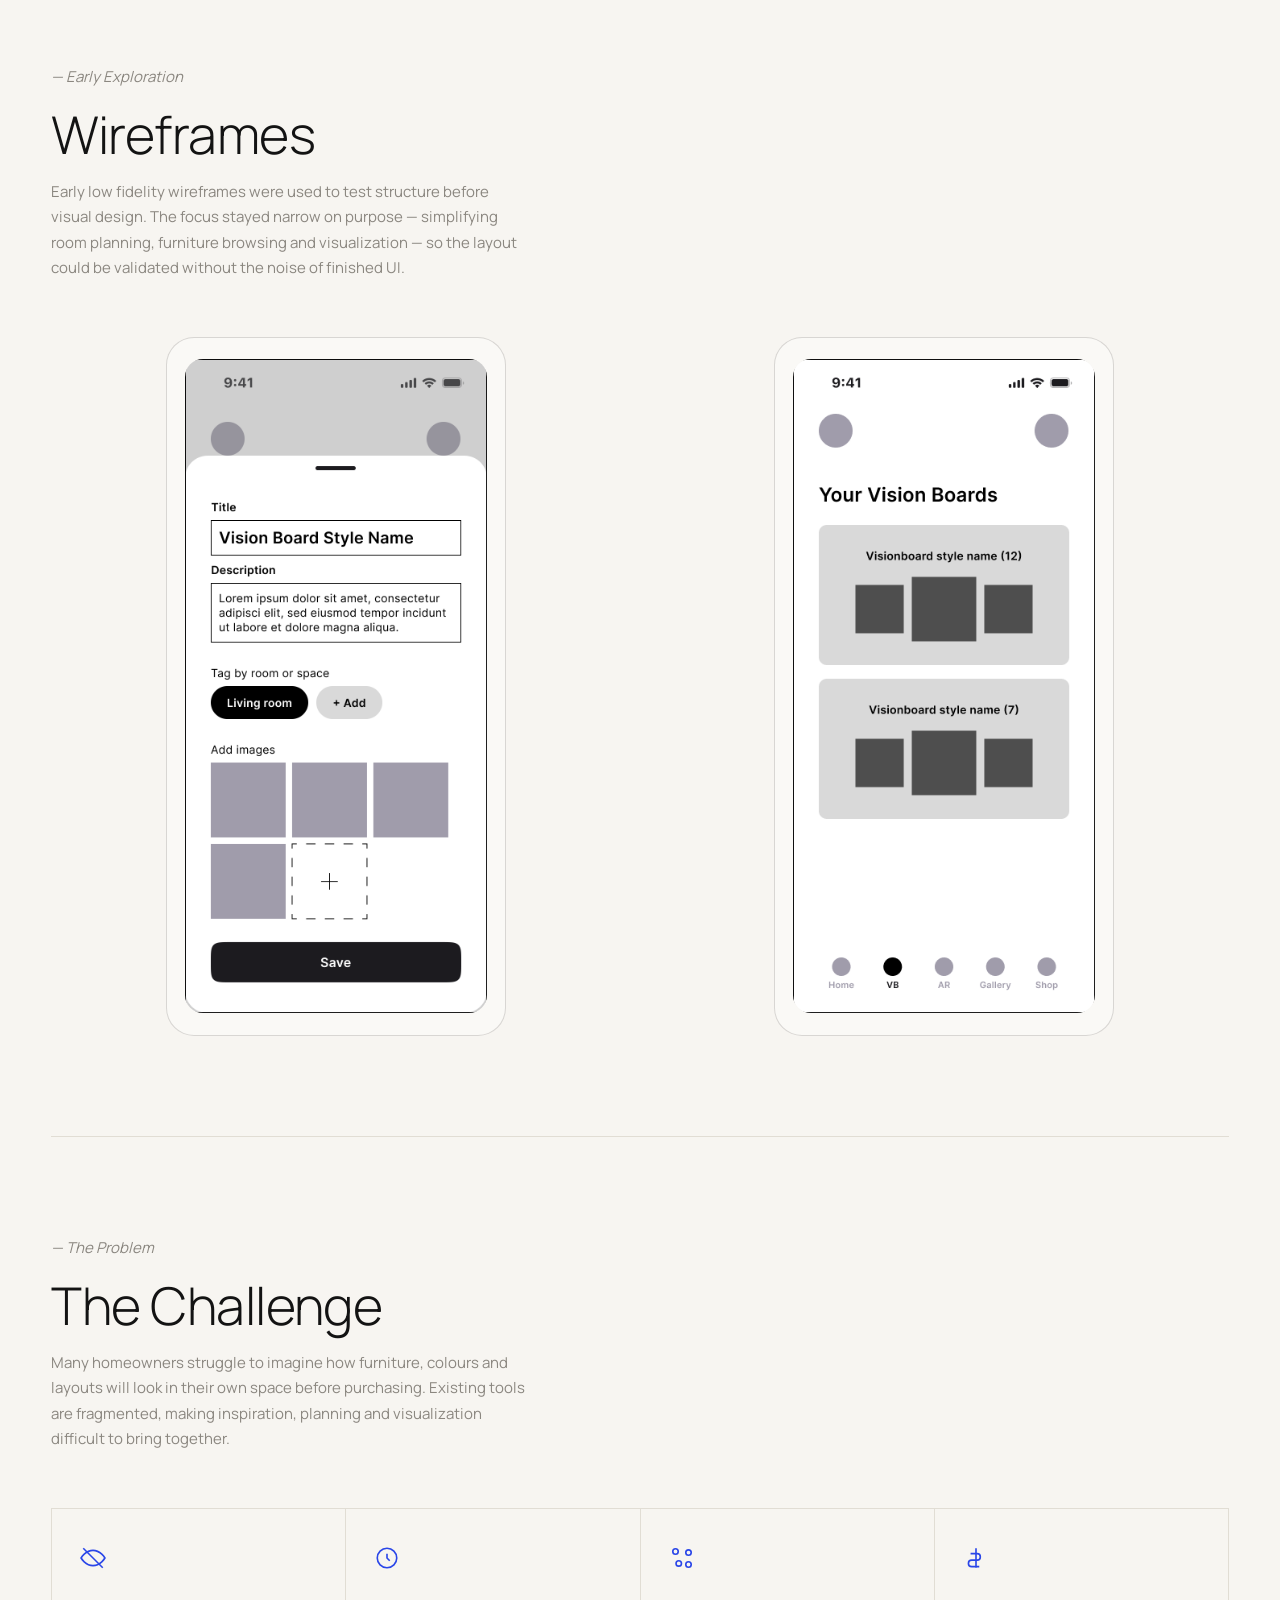
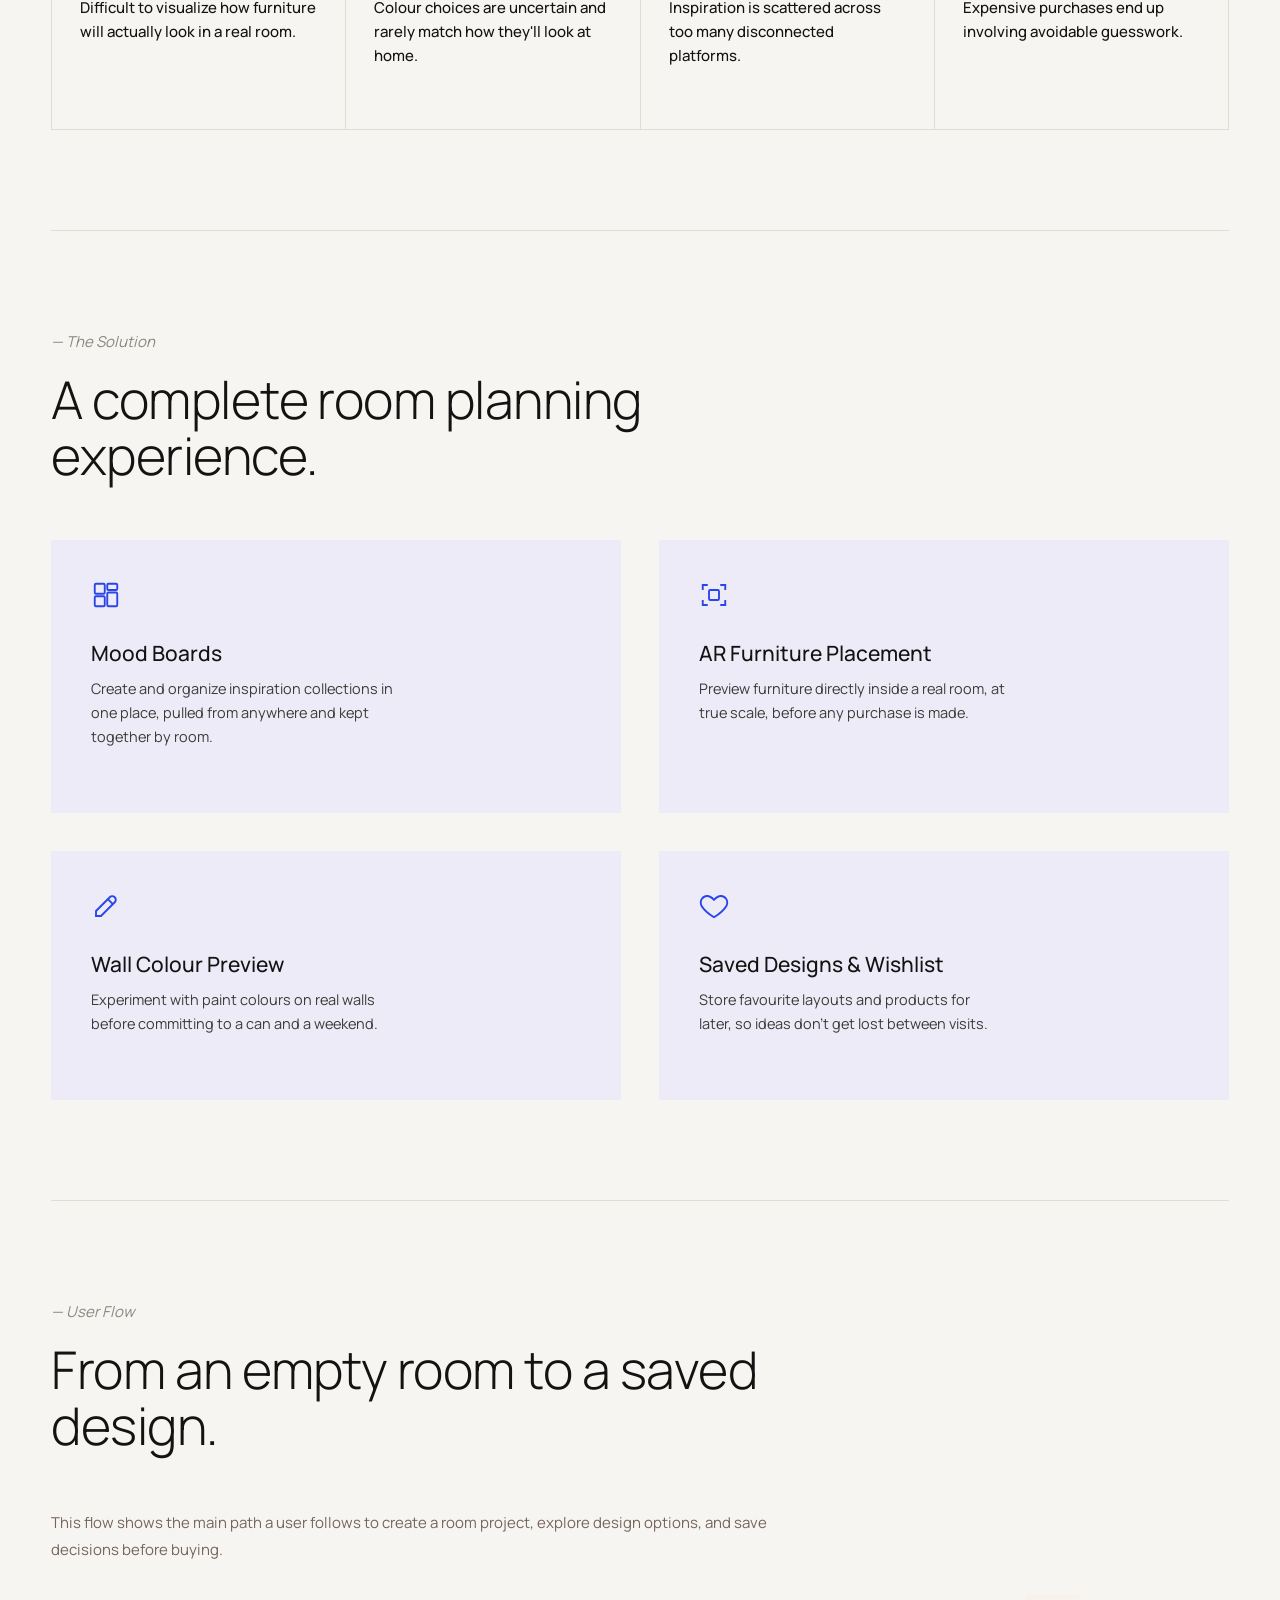
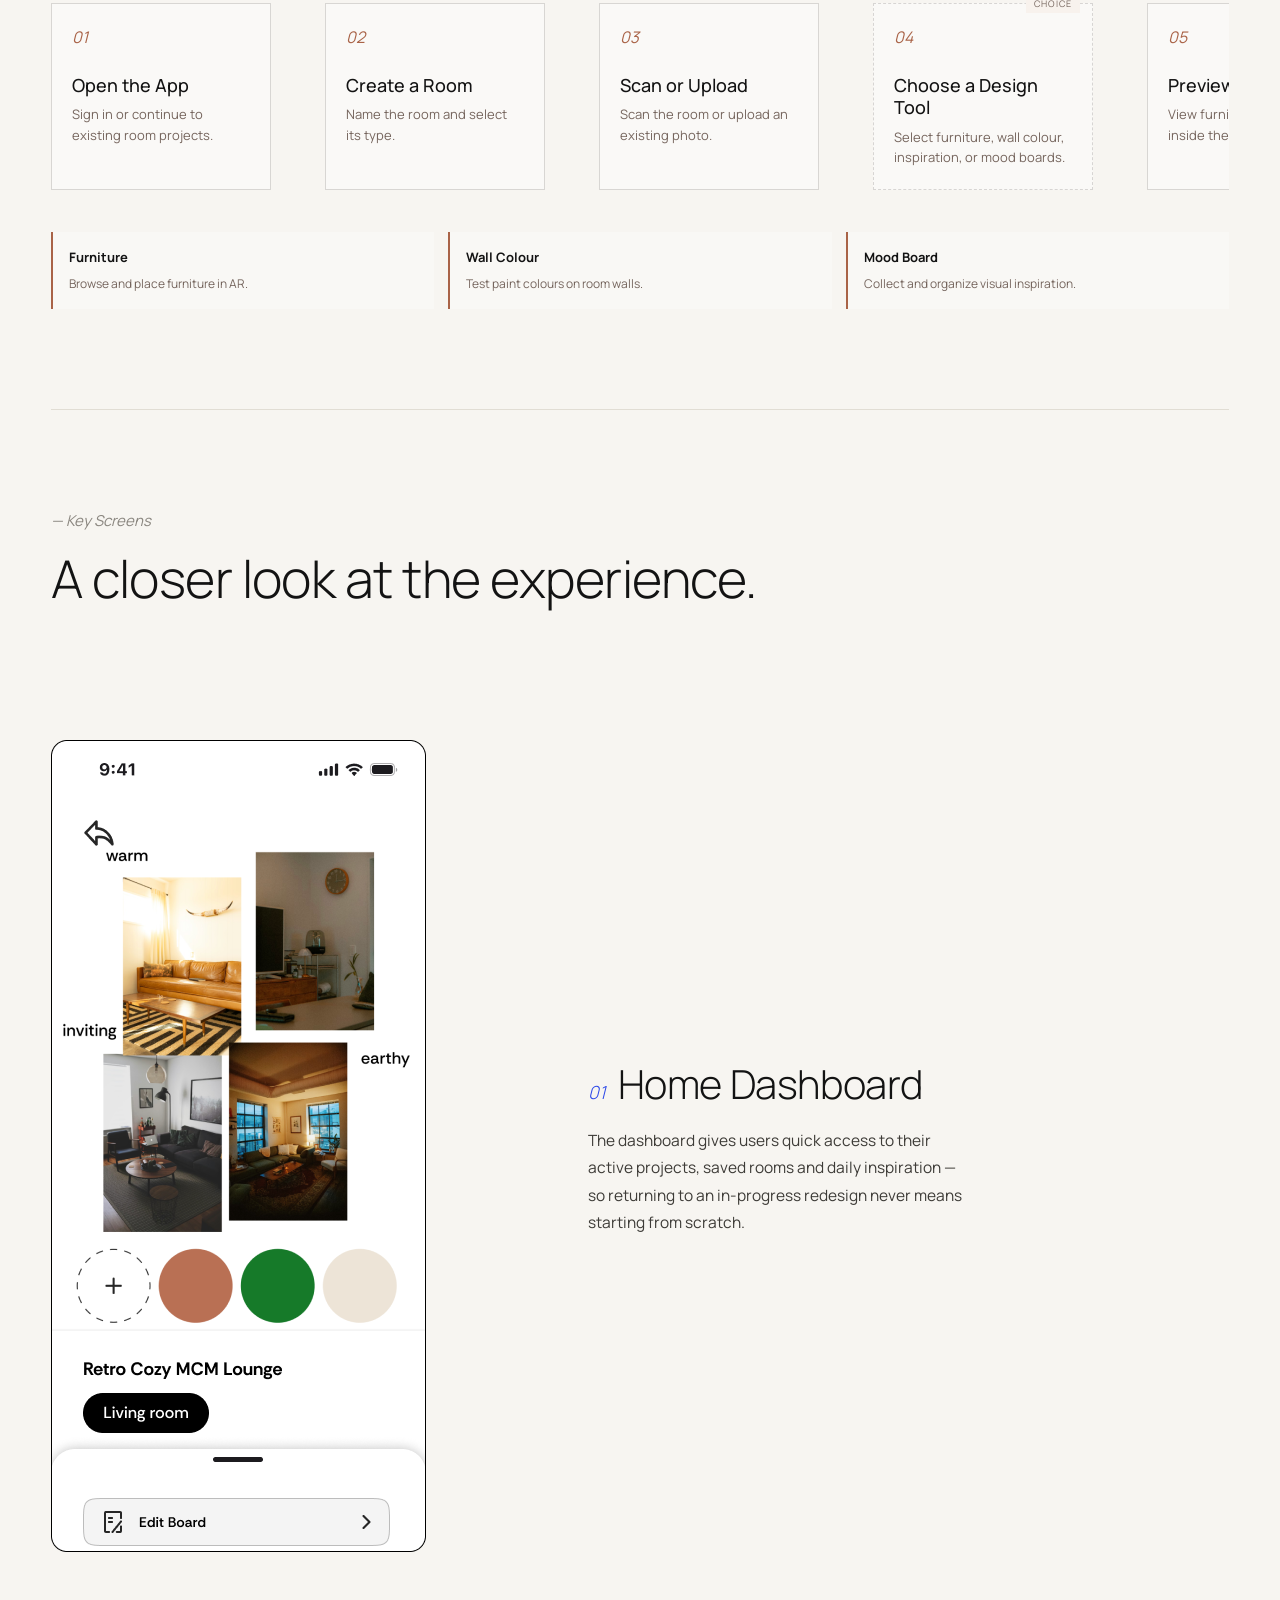
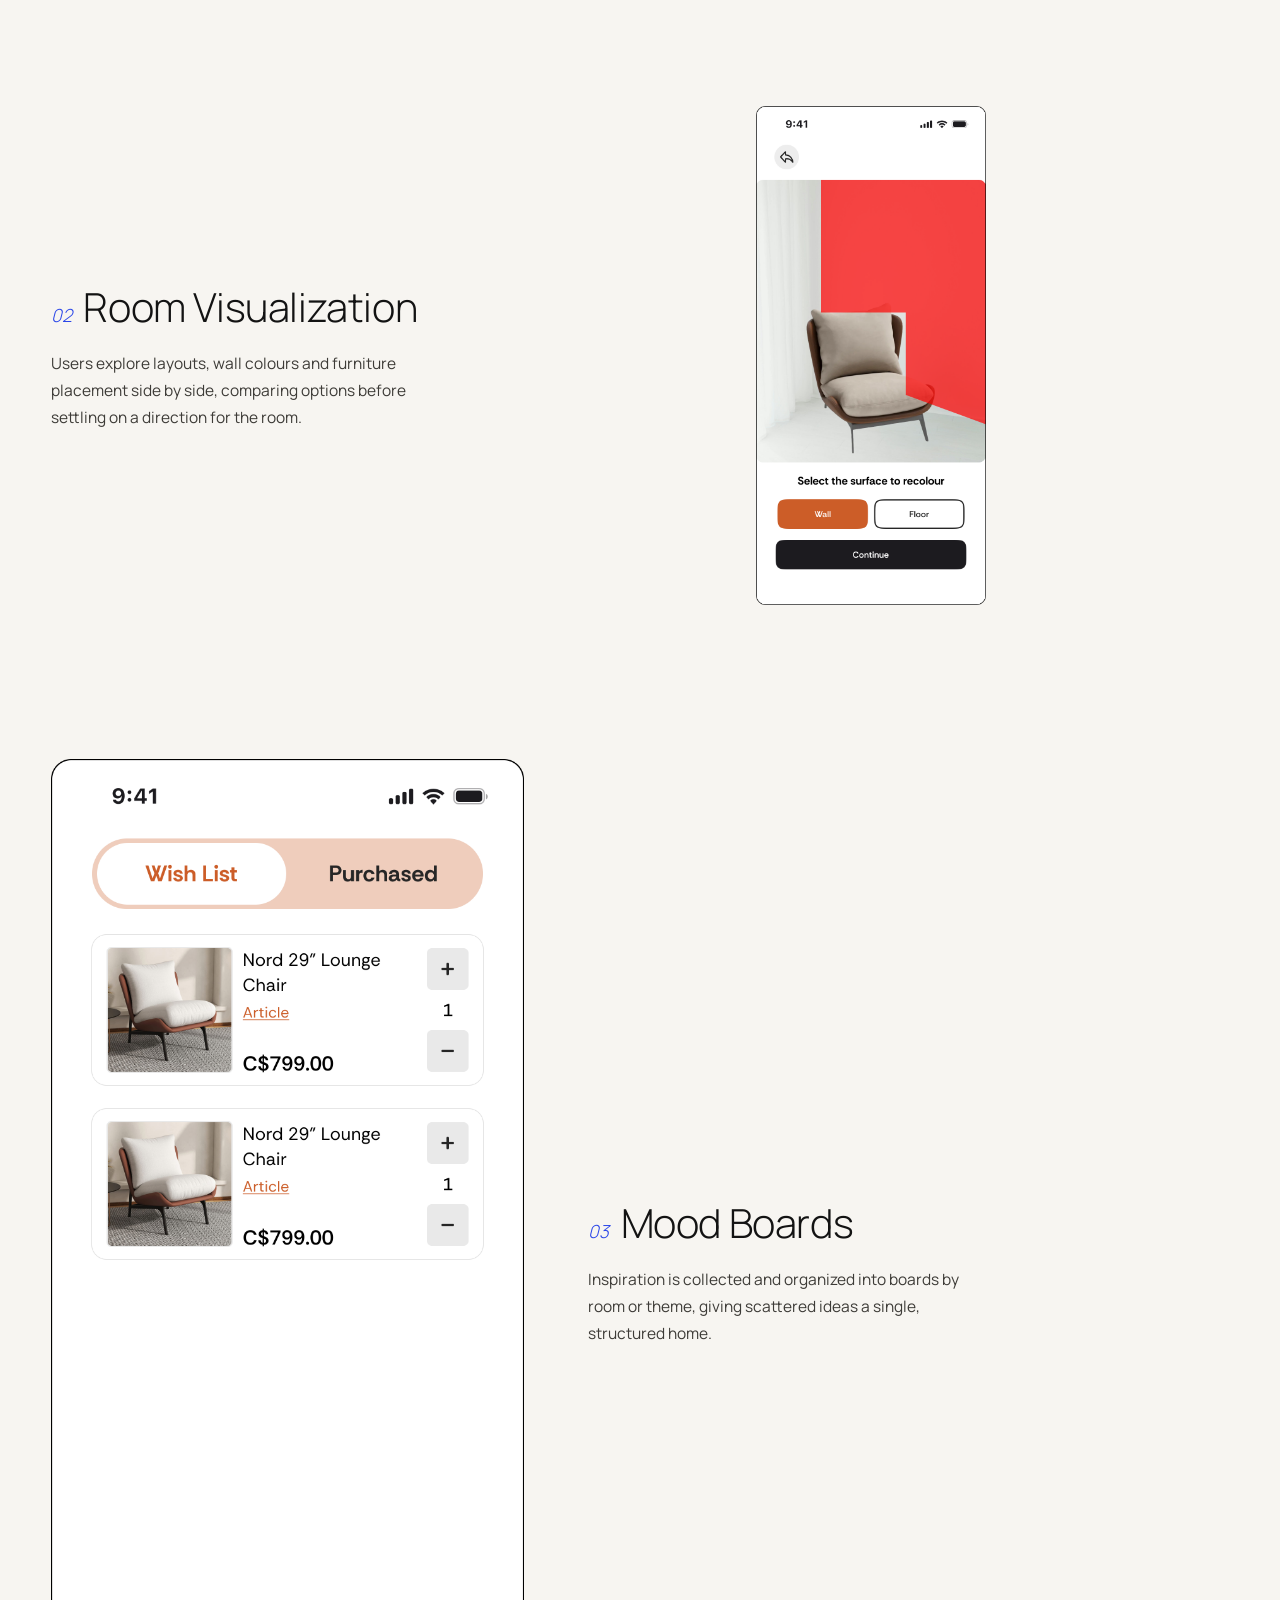
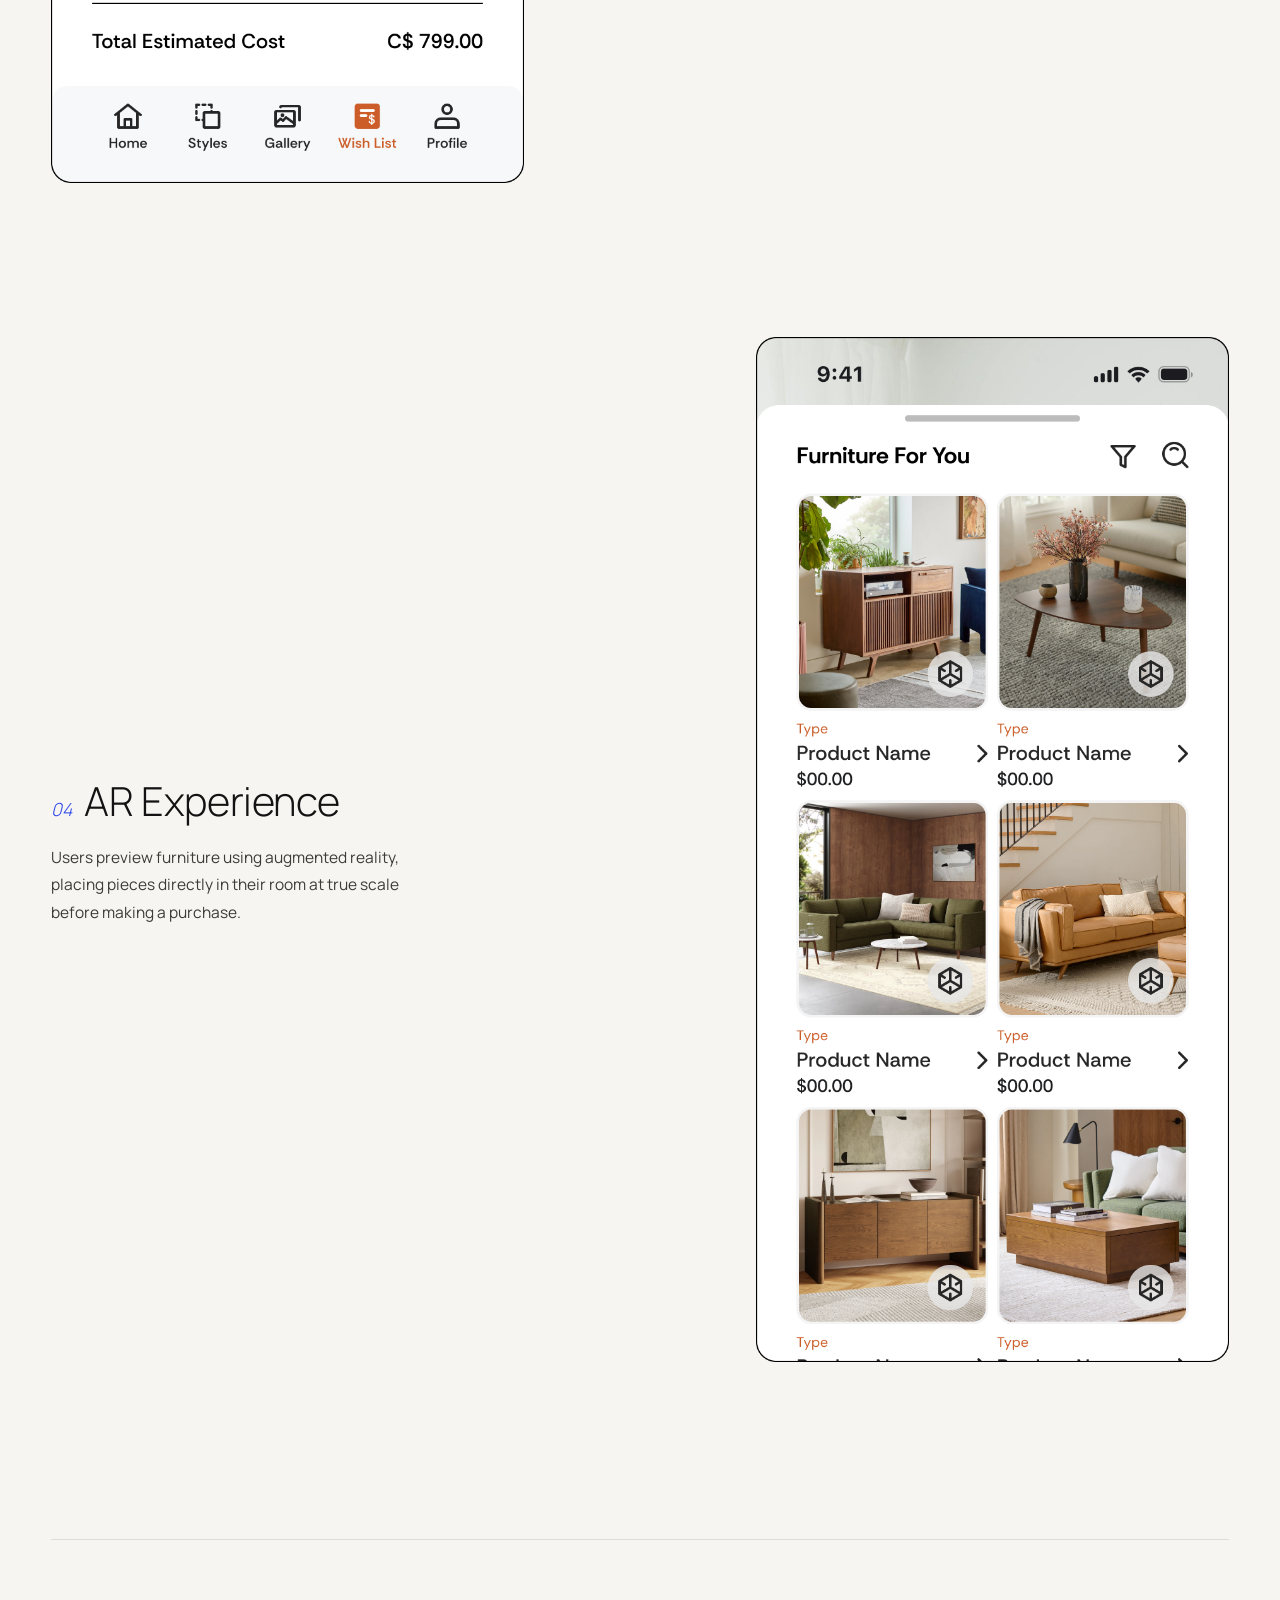
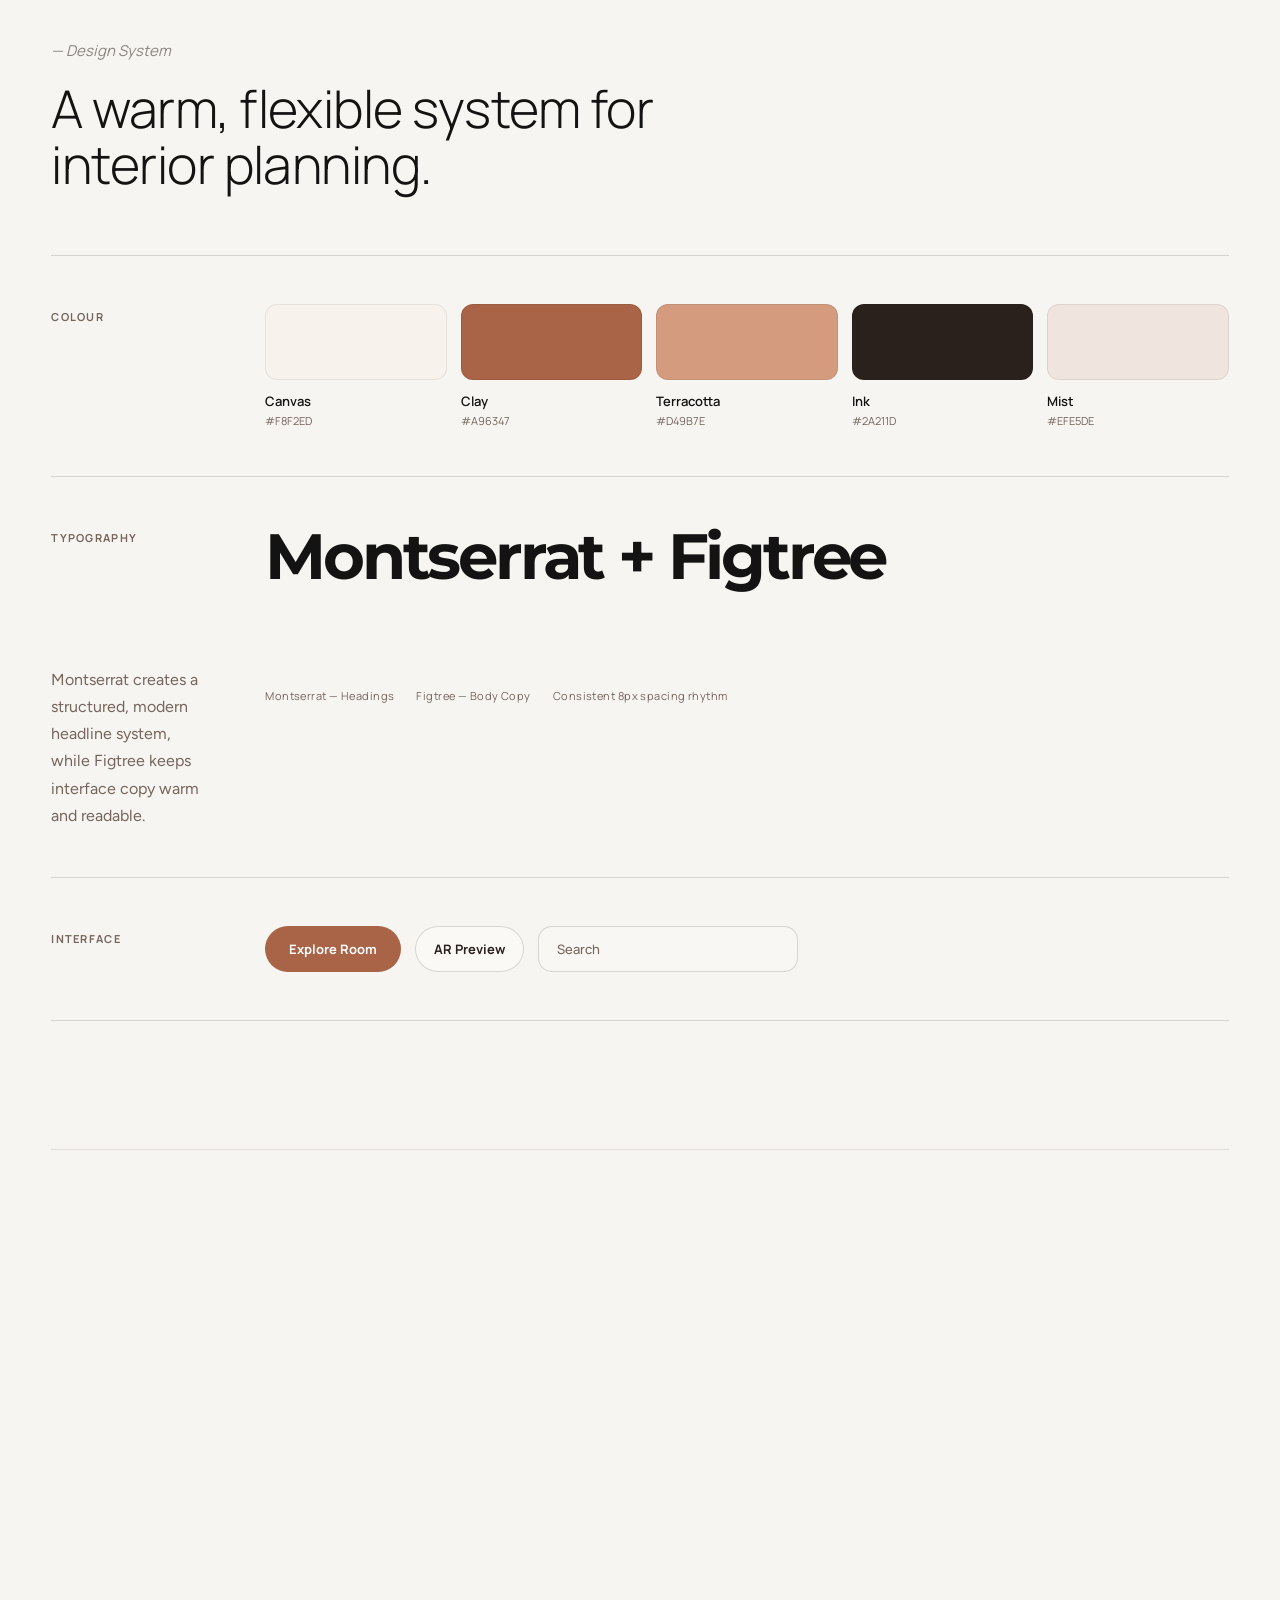
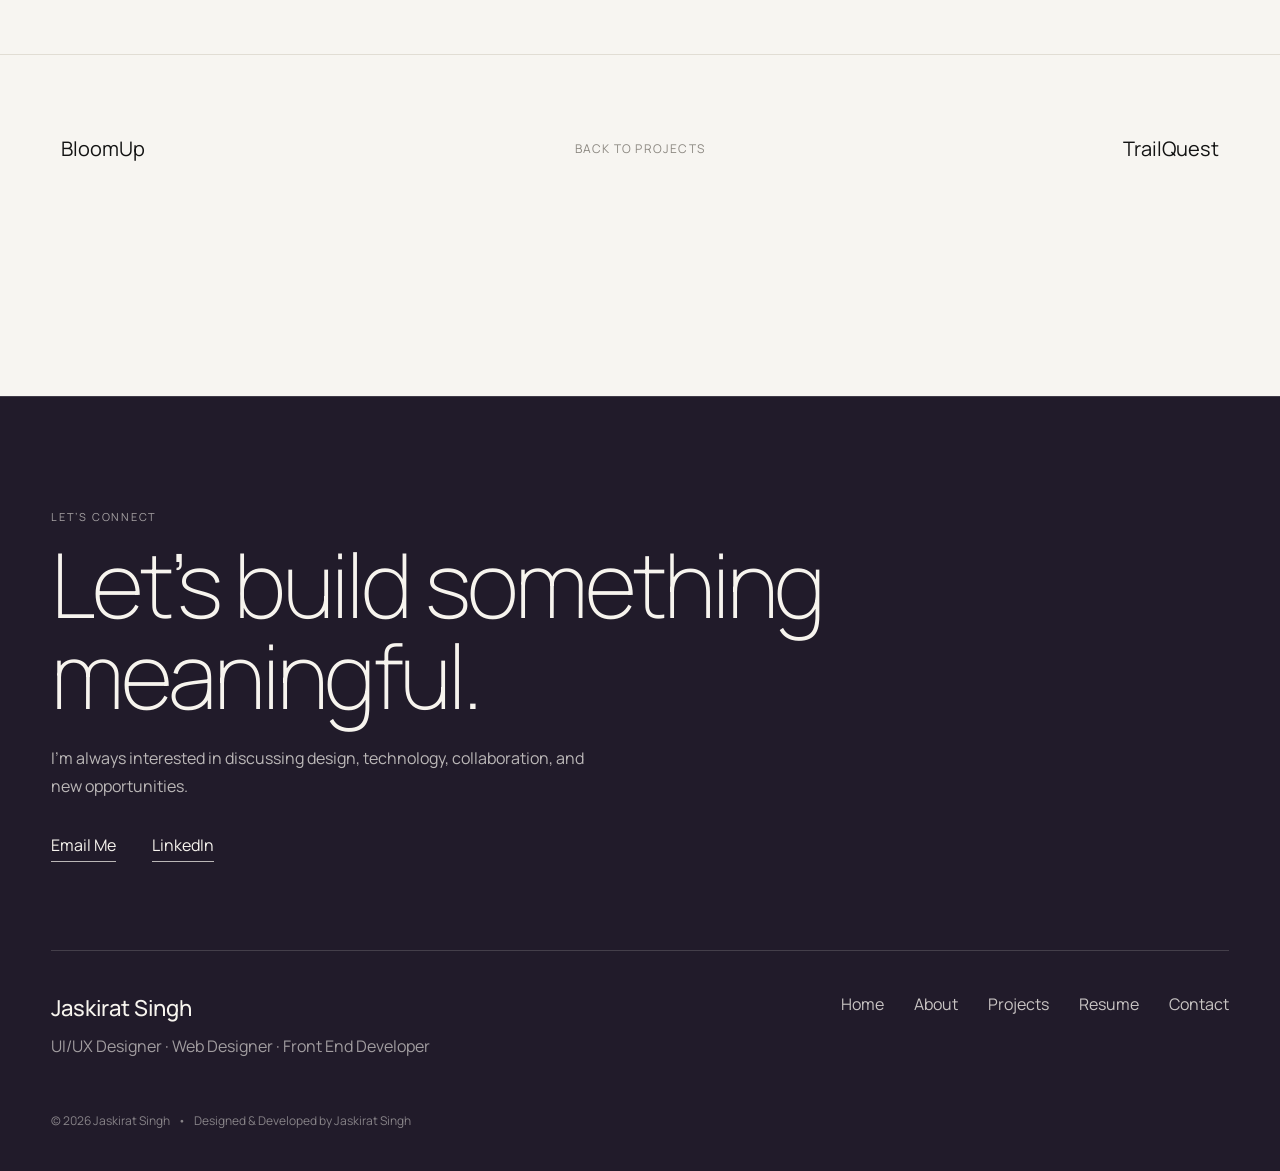
<file: reano-room.html>
<!DOCTYPE html>

<html lang="en">

<head>
    <meta charset="utf-8">
    <meta content="width=device-width, initial-scale=1.0" name="viewport">
    <title>Reano Room &mdash; Case Study | Jaskirat Singh</title>
    <meta
        content="Case study: Reano Room, a home design and interior visualization app. UI/UX design by Jaskirat Singh."
        name="description">
    <link
        href="https://fonts.googleapis.com/css2?family=DM+Sans:wght@400;500;600;700&family=Figtree:wght@400;500;600;700&family=Lora:wght@400;500;600&family=Manrope:wght@200;300;400;500;600;700;800&family=Merriweather:wght@400;700&family=Montserrat:wght@400;500;600;700&family=Nunito+Sans:wght@400;500;600;700&display=swap"
        rel="preconnect">
    <link crossorigin href="https://fonts.gstatic.com" rel="preconnect">
    <link
        href="https://fonts.googleapis.com/css2?family=DM+Sans:wght@400;500;600;700&family=Figtree:wght@400;500;600;700&family=Lora:wght@400;500;600&family=Manrope:wght@200;300;400;500;600;700;800&family=Merriweather:wght@400;700&family=Montserrat:wght@400;500;600;700&family=Nunito+Sans:wght@400;500;600;700&display=swap"
        rel="preconnect">
    <link crossorigin href="https://fonts.gstatic.com" rel="preconnect">
    <link
        href="https://fonts.googleapis.com/css2?family=DM+Sans:wght@400;500;600;700&family=Figtree:wght@400;500;600;700&family=Lora:wght@400;500;600&family=Manrope:wght@200;300;400;500;600;700;800&family=Merriweather:wght@400;700&family=Montserrat:wght@400;500;600;700&family=Nunito+Sans:wght@400;500;600;700&display=swap"
        rel="stylesheet">
    <link href="style.css" rel="stylesheet">
</head>

<body class="theme-reano">
    <a class="skip-link" href="#main">Skip to content</a>
    <div class="page">
        <header class="cs-header">
            <div class="cs-header-left">
                <a aria-label="Reano Room" class="project-logo" href="index.html#projects">
                    <img alt="Reano Room Logo" class="project-logo-img" src="images/reano_logo.png">
                </a>
                <nav aria-label="Breadcrumb" class="cs-breadcrumb">
                    <a href="index.html#top">Home</a>
                    <span aria-hidden="true" class="crumb-sep">/</span>
                    <a href="index.html#projects">Projects</a>
                    <span aria-hidden="true" class="crumb-sep">/</span>
                    <span aria-current="page" class="crumb-current">Reano Room</span>
                </nav>
            </div>
            <a class="cs-back" href="index.html#projects">
                <span>Back to Projects</span>
            </a>
        </header>
        <main id="main">
            <section aria-label="Project introduction" class="cs-hero">
                <div class="cs-hero-copy reveal">
                    <span class="cs-eyebrow"></span>
                    <h1 class="cs-title">Reano Room</h1>
                    <p class="cs-subtitle">Home Design & Interior Visualization App</p>
                    <p class="cs-intro">Reano is a mobile application that helps renters and homeowners confidently
                        redesign their living spaces before making expensive furniture and paint purchases. Through mood
                        boards, AR visualization, room planning, and personalized inspiration, the app simplifies the
                        home design experience.</p>
                    <div class="cs-meta-grid">
                        <div class="cs-meta-item">
                            <span class="cs-meta-label">Role</span>
                            <span class="cs-meta-value">UI/UX Designer</span>
                        </div>
                        <div class="cs-meta-item">
                            <span class="cs-meta-label">Tools</span>
                            <span class="cs-meta-value">Figma &middot; Miro</span>
                        </div>
                        <div class="cs-meta-item">
                            <span class="cs-meta-label">Project Type</span>
                            <span class="cs-meta-value">Mobile Application</span>
                        </div>
                        <div class="cs-meta-item">
                            <span class="cs-meta-label">Year</span>
                            <span class="cs-meta-value">2026</span>
                        </div>
                    </div>
                    <a class="btn-pill btn-pill--accent"
                        href="https://www.figma.com/design/hwhMS3hMnOysSeF1fgfQIh/Reano-Main-Project?node-id=18-18&p=f&t=89q2CdjoOBou7va3-0"
                        rel="noreferrer" target="_blank">View Figma</a>
                </div>
                <div class="cs-hero-device reveal">
                    <div class="device-stage">
                        <div aria-hidden="true" class="device-glow"></div>
                        <div class="device-frame">
                            <span aria-hidden="true" class="device-notch"></span>
                            <div class="device-screen" data-fallback="images/reano-hero-screen">
                                <img alt="Reano Room mobile app screens"
                                    onerror="this.parentElement.classList.add('img-missing')" src="images/reano3.png">
                            </div>
                        </div>
                    </div>
                </div>
            </section>
            <div class="cs-divider"></div>
            <section aria-labelledby="overview-heading" class="cs-section">
                <div class="cs-section-head reveal">
                    <span class="cs-eyebrow">&mdash; Overview</span>
                    <h2 class="cs-section-title" id="overview-heading">Designing confidence into every home redesign.
                    </h2>
                </div>
                <div class="cs-overview-body">
                    <div class="cs-overview-text reveal">
                        <p>Reano was created to help renters and homeowners visualize their spaces before committing to
                            a purchase. Furniture, paint and decor are expensive and hard to return &mdash; and most
                            people are left guessing how a piece will actually look in their own room.</p>
                        <p>The app brings inspiration, planning and visualization into one intuitive experience: mood
                            boards for gathering ideas, room tools for laying things out, and AR for previewing
                            furniture life-size, in place, before it's bought.</p>
                    </div>
                    <div class="cs-overview-images reveal">
                    </div>
                </div>
            </section>
            <div class="cs-divider"></div>
            <section aria-labelledby="wireframes-heading" class="cs-section">
                <div class="cs-section-head reveal">
                    <span class="cs-eyebrow">&mdash; Early Exploration</span>
                    <h2 class="cs-section-title" id="wireframes-heading">Wireframes</h2>
                    <p class="section-sub" style="margin-top:16px;">Early low fidelity wireframes were used to test
                        structure before visual design. The focus stayed narrow on purpose &mdash; simplifying room
                        planning, furniture browsing and visualization &mdash; so the layout could be validated without
                        the noise of finished UI.</p>
                </div>
                <div class="cs-wireframe-grid reveal-stagger reveal">
                    <div class="img-frame reveal-child" data-fallback="images/reano-wireframe-1.jpg">
                        <img alt="Reano Room wireframe placeholder 1"
                            onerror="this.parentElement.classList.add('img-missing')" src="images/reanowirefram1.png">
                    </div>
                    <div class="img-frame reveal-child" data-fallback="images/reano-wireframe-2.jpg">
                        <img alt="Reano Room wireframe placeholder 2"
                            onerror="this.parentElement.classList.add('img-missing')" src="images/reanowireframe2.png">
                    </div>
                </div>
            </section>
            <div class="cs-divider"></div>
            <section aria-labelledby="problem-heading" class="cs-section">
                <div class="cs-section-head reveal">
                    <span class="cs-eyebrow">&mdash; The Problem</span>
                    <h2 class="cs-section-title" id="problem-heading">The Challenge</h2>
                    <p class="section-sub" style="margin-top:16px;">Many homeowners struggle to imagine how furniture,
                        colours and layouts will look in their own space before purchasing. Existing tools are
                        fragmented, making inspiration, planning and visualization difficult to bring together.</p>
                </div>
                <div class="cs-problem-grid reveal-stagger reveal">
                    <div class="problem-card reveal-child">
                        <span aria-hidden="true" class="card-icon">
                            <svg fill="none" stroke="currentColor" stroke-width="1.5" viewbox="0 0 24 24">
                                <path d="M1 12s4-7 11-7 11 7 11 7-4 7-11 7-11-7-11-7Z"></path>
                                <path d="M3 3l18 18" stroke-width="1.5"></path>
                            </svg>
                        </span>
                        <p>Difficult to visualize how furniture will actually look in a real room.</p>
                    </div>
                    <div class="problem-card reveal-child">
                        <span aria-hidden="true" class="card-icon">
                            <svg fill="none" stroke="currentColor" stroke-width="1.5" viewbox="0 0 24 24">
                                <circle cx="12" cy="12" r="9"></circle>
                                <path d="M12 8v4l2.5 2.5"></path>
                            </svg>
                        </span>
                        <p>Colour choices are uncertain and rarely match how they'll look at home.</p>
                    </div>
                    <div class="problem-card reveal-child">
                        <span aria-hidden="true" class="card-icon">
                            <svg fill="none" stroke="currentColor" stroke-width="1.5" viewbox="0 0 24 24">
                                <circle cx="6" cy="6" r="2.5"></circle>
                                <circle cx="18" cy="7" r="2.5"></circle>
                                <circle cx="9" cy="17" r="2.5"></circle>
                                <circle cx="18" cy="18" r="2.5"></circle>
                            </svg>
                        </span>
                        <p>Inspiration is scattered across too many disconnected platforms.</p>
                    </div>
                    <div class="problem-card reveal-child">
                        <span aria-hidden="true" class="card-icon">
                            <svg fill="none" stroke="currentColor" stroke-width="1.5" viewbox="0 0 24 24">
                                <path d="M12 3v18M7 8h6a3 3 0 0 1 0 6H8a3 3 0 0 0 0 6h7"></path>
                            </svg>
                        </span>
                        <p>Expensive purchases end up involving avoidable guesswork.</p>
                    </div>
                </div>
            </section>
            <div class="cs-divider"></div>
            <section aria-labelledby="solution-heading" class="cs-section">
                <div class="cs-section-head reveal">
                    <span class="cs-eyebrow">&mdash; The Solution</span>
                    <h2 class="cs-section-title" id="solution-heading">A complete room planning experience.</h2>
                </div>
                <div class="cs-feature-grid">
                    <div class="feature-card reveal">
                        <span aria-hidden="true" class="card-icon">
                            <svg fill="none" stroke="currentColor" stroke-width="1.5" viewbox="0 0 24 24">
                                <rect height="8" rx="1" width="8" x="3" y="3"></rect>
                                <rect height="5" rx="1" width="8" x="13" y="3"></rect>
                                <rect height="11" rx="1" width="8" x="13" y="10"></rect>
                                <rect height="8" rx="1" width="8" x="3" y="13"></rect>
                            </svg>
                        </span>
                        <h3>Mood Boards</h3>
                        <p>Create and organize inspiration collections in one place, pulled from anywhere and kept
                            together by room.</p>
                    </div>
                    <div class="feature-card reveal">
                        <span aria-hidden="true" class="card-icon">
                            <svg fill="none" stroke="currentColor" stroke-width="1.5" viewbox="0 0 24 24">
                                <path d="M3 8V4h4M17 4h4v4M21 16v4h-4M7 20H3v-4"></path>
                                <rect height="8" rx="1" width="8" x="8" y="8"></rect>
                            </svg>
                        </span>
                        <h3>AR Furniture Placement</h3>
                        <p>Preview furniture directly inside a real room, at true scale, before any purchase is made.
                        </p>
                    </div>
                    <div class="feature-card reveal">
                        <span aria-hidden="true" class="card-icon">
                            <svg fill="none" stroke="currentColor" stroke-width="1.5" viewbox="0 0 24 24">
                                <path d="M4 20h4l11-11a2.5 2.5 0 0 0-4-4L4 16v4Z"></path>
                                <path d="M13.5 6.5l4 4"></path>
                            </svg>
                        </span>
                        <h3>Wall Colour Preview</h3>
                        <p>Experiment with paint colours on real walls before committing to a can and a weekend.</p>
                    </div>
                    <div class="feature-card reveal">
                        <span aria-hidden="true" class="card-icon">
                            <svg fill="none" stroke="currentColor" stroke-width="1.5" viewbox="0 0 24 24">
                                <path
                                    d="M12 21s-7.5-4.6-10-9.2C.4 8.2 2.3 4.5 6 4c2-.3 3.7.6 6 3 2.3-2.4 4-3.3 6-3 3.7.5 5.6 4.2 4 7.8-2.5 4.6-10 9.2-10 9.2Z">
                                </path>
                            </svg>
                        </span>
                        <h3>Saved Designs & Wishlist</h3>
                        <p>Store favourite layouts and products for later, so ideas don't get lost between visits.</p>
                    </div>
                </div>
            </section>
            <div class="cs-divider"></div>
            <section aria-labelledby="flow-heading" class="cs-section">
                <div class="cs-section-head reveal">
                    <span class="cs-eyebrow">&mdash; User Flow</span>
                    <h2 class="cs-section-title" id="flow-heading">From an empty room to a saved design.</h2>
                </div>
                <div class="user-flow reveal">
                    <p class="flow-intro">This flow shows the main path a user follows to create a room project, explore
                        design options, and save decisions before buying.</p>
                    <div aria-label="Project user flow" class="flow-track">
                        <article class="flow-step">
                            <span class="flow-step-number">01</span>
                            <h3>Open the App</h3>
                            <p>Sign in or continue to existing room projects.</p>
                        </article><span aria-hidden="true" class="flow-arrow"></span>
                        <article class="flow-step">
                            <span class="flow-step-number">02</span>
                            <h3>Create a Room</h3>
                            <p>Name the room and select its type.</p>
                        </article><span aria-hidden="true" class="flow-arrow"></span>
                        <article class="flow-step">
                            <span class="flow-step-number">03</span>
                            <h3>Scan or Upload</h3>
                            <p>Scan the room or upload an existing photo.</p>
                        </article><span aria-hidden="true" class="flow-arrow"></span>
                        <article class="flow-step flow-decision">
                            <span class="flow-step-number">04</span>
                            <h3>Choose a Design Tool</h3>
                            <p>Select furniture, wall colour, inspiration, or mood boards.</p>
                        </article><span aria-hidden="true" class="flow-arrow"></span>
                        <article class="flow-step">
                            <span class="flow-step-number">05</span>
                            <h3>Preview Changes</h3>
                            <p>View furniture and colours inside the real room.</p>
                        </article><span aria-hidden="true" class="flow-arrow"></span>
                        <article class="flow-step">
                            <span class="flow-step-number">06</span>
                            <h3>Compare Options</h3>
                            <p>Switch between products, colours, and layouts.</p>
                        </article><span aria-hidden="true" class="flow-arrow"></span>
                        <article class="flow-step">
                            <span class="flow-step-number">07</span>
                            <h3>Save the Design</h3>
                            <p>Save the room layout for future editing.</p>
                        </article><span aria-hidden="true" class="flow-arrow"></span>
                        <article class="flow-step">
                            <span class="flow-step-number">08</span>
                            <h3>Add to Wishlist</h3>
                            <p>Store selected products for later purchase.</p>
                        </article>
                    </div>
                    <div aria-label="Main user choices" class="flow-branches">
                        <div class="flow-branch"><strong>Furniture</strong><span>Browse and place furniture in
                                AR.</span></div>
                        <div class="flow-branch"><strong>Wall Colour</strong><span>Test paint colours on room
                                walls.</span></div>
                        <div class="flow-branch"><strong>Mood Board</strong><span>Collect and organize visual
                                inspiration.</span></div>
                    </div>
                </div>
            </section>
            <div class="cs-divider"></div>
            <section aria-labelledby="screens-heading" class="cs-section">
                <div class="cs-section-head reveal">
                    <span class="cs-eyebrow">&mdash; Key Screens</span>
                    <h2 class="cs-section-title" id="screens-heading">A closer look at the experience.</h2>
                </div>
                <div class="screen-block reveal">
                    <div class="screen-media">
                        <img alt="Reano Room furniture product screen" loading="lazy" src="images/reano3.png">
                    </div>
                    <div class="screen-copy">
                        <h3><span class="screen-index">01</span>Home Dashboard</h3>
                        <p>The dashboard gives users quick access to their active projects, saved rooms and daily
                            inspiration &mdash; so returning to an in-progress redesign never means starting from
                            scratch.</p>
                    </div>
                </div>
                <div class="screen-block reverse reveal">
                    <div class="screen-media two-up">
                        <img alt="Reano Room chair detail screen" loading="lazy" src="images/reano2.png">
                    </div>
                    <div class="screen-copy">
                        <h3><span class="screen-index">02</span>Room Visualization</h3>
                        <p>Users explore layouts, wall colours and furniture placement side by side, comparing options
                            before settling on a direction for the room.</p>
                    </div>
                </div>
                <div class="screen-block reveal">
                    <div class="screen-media">
                        <img alt="Reano Room mood board screen" loading="lazy" src="images/reano1.png">
                    </div>
                    <div class="screen-copy">
                        <h3><span class="screen-index">03</span>Mood Boards</h3>
                        <p>Inspiration is collected and organized into boards by room or theme, giving scattered ideas a
                            single, structured home.</p>
                    </div>
                </div>
                <div class="screen-block reverse reveal">
                    <div class="screen-media">
                        <img alt="Reano Room furniture discovery screen" loading="lazy" src="images/reano4.png">
                    </div>
                    <div class="screen-copy">
                        <h3><span class="screen-index">04</span>AR Experience</h3>
                        <p>Users preview furniture using augmented reality, placing pieces directly in their room at
                            true scale before making a purchase.</p>
                    </div>
                </div>
            </section>
            <div class="cs-divider"></div>
            <section aria-labelledby="system-heading" class="cs-section design-system-minimal">
                <div class="cs-section-head reveal"><span class="cs-eyebrow">&mdash; Design System</span>
                    <h2 class="cs-section-title" id="system-heading">A warm, flexible system for interior planning.</h2>
                </div>
                <div class="minimal-system reveal">
                    <div class="minimal-system-block palette-block"><span class="minimal-system-label">Colour</span>
                        <div class="minimal-swatch-row">
                            <div class="minimal-swatch"><span class="minimal-swatch-color"
                                    style="--swatch:#F8F2ED;"></span><span
                                    class="minimal-swatch-copy"><strong>Canvas</strong><small>#F8F2ED</small></span>
                            </div>
                            <div class="minimal-swatch"><span class="minimal-swatch-color"
                                    style="--swatch:#A96347;"></span><span
                                    class="minimal-swatch-copy"><strong>Clay</strong><small>#A96347</small></span></div>
                            <div class="minimal-swatch"><span class="minimal-swatch-color"
                                    style="--swatch:#D49B7E;"></span><span
                                    class="minimal-swatch-copy"><strong>Terracotta</strong><small>#D49B7E</small></span>
                            </div>
                            <div class="minimal-swatch"><span class="minimal-swatch-color"
                                    style="--swatch:#2A211D;"></span><span
                                    class="minimal-swatch-copy"><strong>Ink</strong><small>#2A211D</small></span></div>
                            <div class="minimal-swatch"><span class="minimal-swatch-color"
                                    style="--swatch:#EFE5DE;"></span><span
                                    class="minimal-swatch-copy"><strong>Mist</strong><small>#EFE5DE</small></span></div>
                        </div>
                    </div>
                    <div class="minimal-system-block type-block type-reano"><span
                            class="minimal-system-label">Typography</span>
                        <p class="minimal-type-display">Montserrat + Figtree</p>
                        <p class="minimal-type-body">Montserrat creates a structured, modern headline system, while
                            Figtree keeps interface copy warm and readable.</p>
                        <div class="minimal-type-scale"><span>Montserrat &mdash; Headings</span><span>Figtree &mdash;
                                Body Copy</span><span>Consistent 8px spacing rhythm</span></div>
                    </div>
                    <div class="minimal-system-block component-block"><span
                            class="minimal-system-label">Interface</span>
                        <div class="minimal-component-preview"><span class="minimal-primary-button">Explore
                                Room</span><span class="minimal-chip">AR Preview</span><span
                                class="minimal-input">Search</span></div>
                    </div>
                </div>
            </section>
            <div class="cs-divider"></div>
            <section aria-labelledby="reflection-heading" class="cs-section">
                <div class="cs-section-head reveal">
                    <span class="cs-eyebrow">&mdash; Reflection</span>
                    <h2 class="cs-section-title" id="reflection-heading">What I learned.</h2>
                </div>
                <div class="cs-reflection-grid reveal-stagger reveal">
                    <div class="reflection-card reveal-child">
                        <span class="reflection-index">01</span>
                        <p>Learned how to simplify complex room planning into an intuitive, approachable workflow.</p>
                    </div>
                    <div class="reflection-card reveal-child">
                        <span class="reflection-index">02</span>
                        <p>Improved my UX research and usability testing process through iterative rounds of feedback.
                        </p>
                    </div>
                    <div class="reflection-card reveal-child">
                        <span class="reflection-index">03</span>
                        <p>Designed a scalable interface that balances inspiration with practical, confident
                            decision-making.</p>
                    </div>
                </div>
            </section>
        </main>
        <nav aria-label="Project navigation" class="cs-next-nav">
            <a class="next-nav-link prev" href="bloomup.html">
                <span aria-hidden="true"></span><span>BloomUp</span>
            </a>
            <a class="next-nav-back" href="index.html#projects">Back to Projects</a>
            <a class="next-nav-link next" href="trailquest.html">
                <span>TrailQuest</span><span aria-hidden="true"></span>
            </a>
        </nav>
        <footer class="site-footer">
            <div class="footer-cta">
                <p class="footer-label">Let&rsquo;s Connect</p>
                <h2>Let&rsquo;s build something meaningful.</h2>
                <p>I&rsquo;m always interested in discussing design, technology, collaboration, and new opportunities.
                </p>
                <div class="footer-buttons">
                    <a href="mailto:jassdhaliwal5245@gmail.com">Email Me </a>
                    <a href="https://linkedin.com/in/jaskirat-singh05" rel="noreferrer" target="_blank">LinkedIn </a>
                </div>
            </div>
            <div class="footer-divider"></div>
            <div class="footer-bottom">
                <div>
                    <h3>Jaskirat Singh</h3>
                    <p>UI/UX Designer &middot; Web Designer &middot; Front End Developer</p>
                </div>
                <nav aria-label="Footer navigation">
                    <a href="index.html">Home</a>
                    <a href="about.html">About</a>
                    <a href="index.html#projects">Projects</a>
                    <a href="about.html#resume">Resume</a>
                    <a href="mailto:jassdhaliwal5245@gmail.com">Contact</a>
                </nav>
            </div>
            <div class="footer-copy">
                <span>&copy; 2026 Jaskirat Singh</span>
                <span aria-hidden="true">&bull;</span>
                <span>Designed & Developed by Jaskirat Singh</span>
            </div>
        </footer>
    </div>
    <script defer src="script.js"></script>
</body>

</html>
</file>
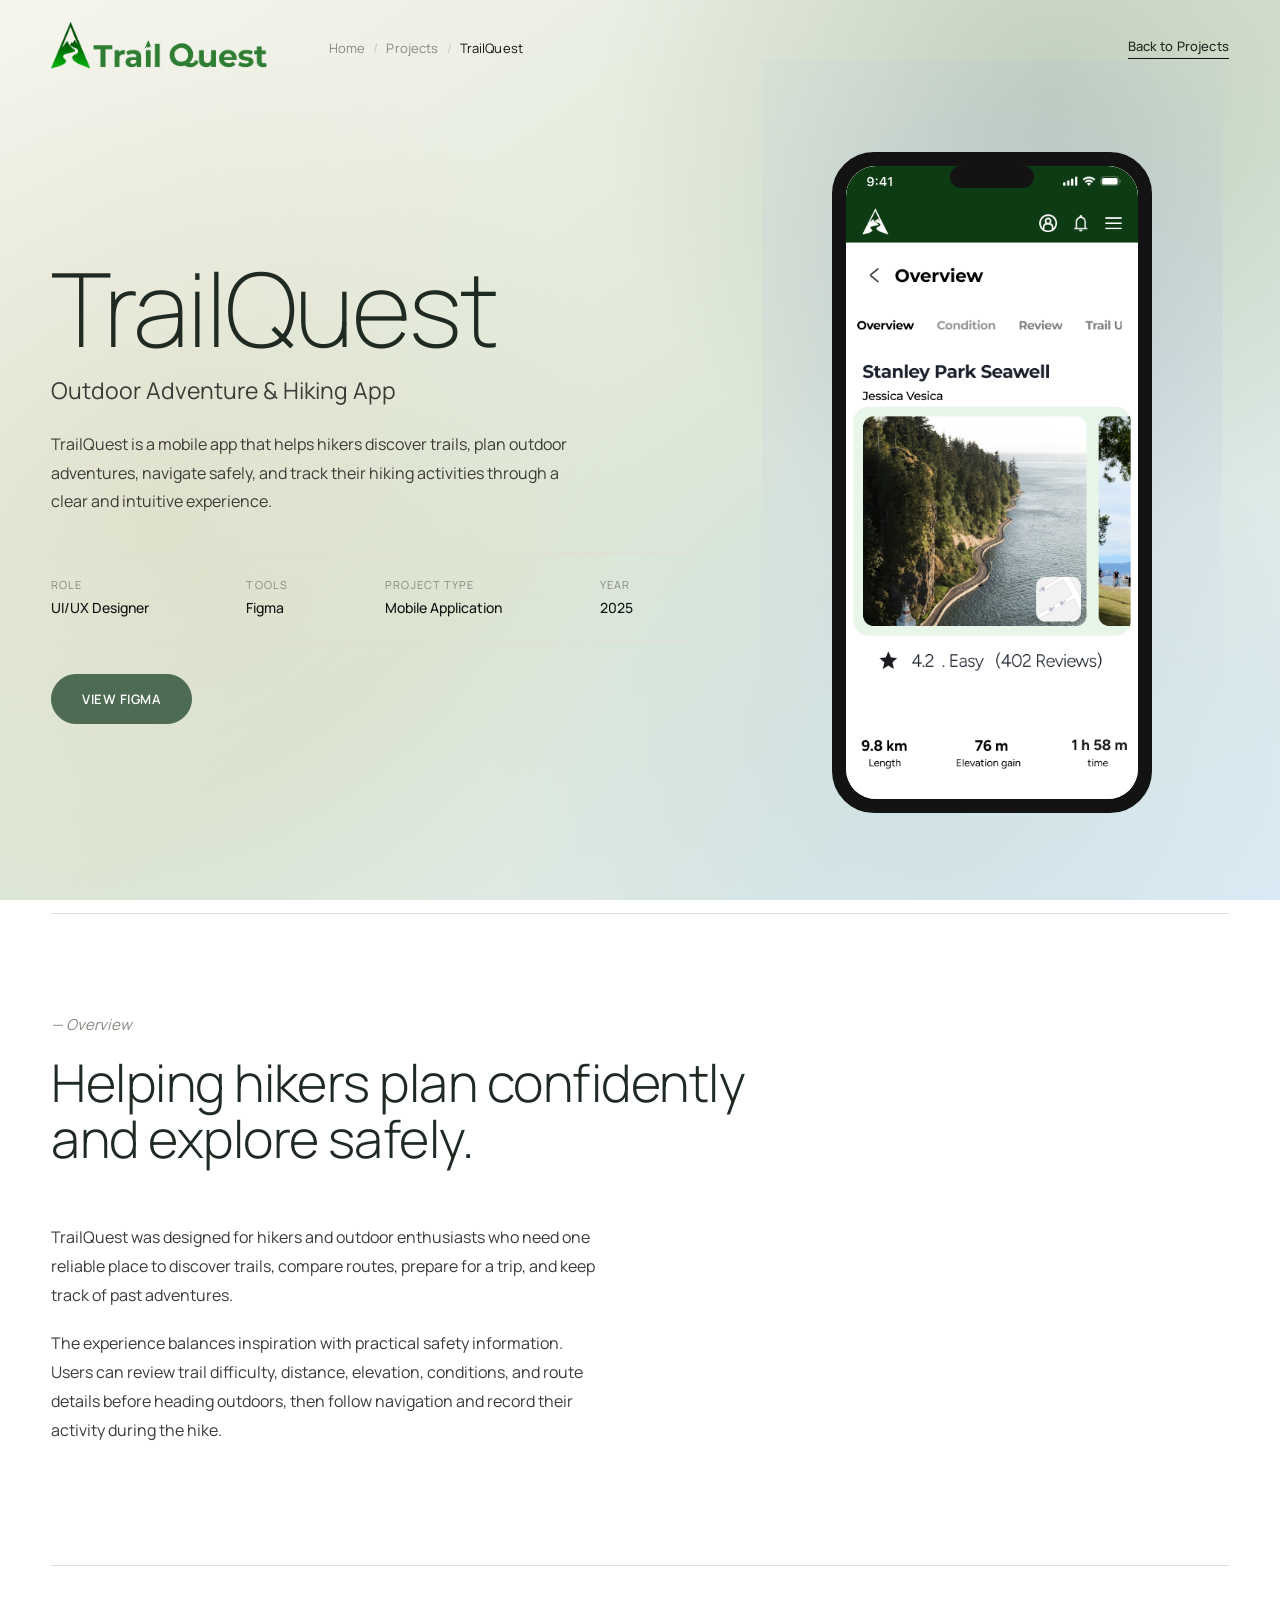
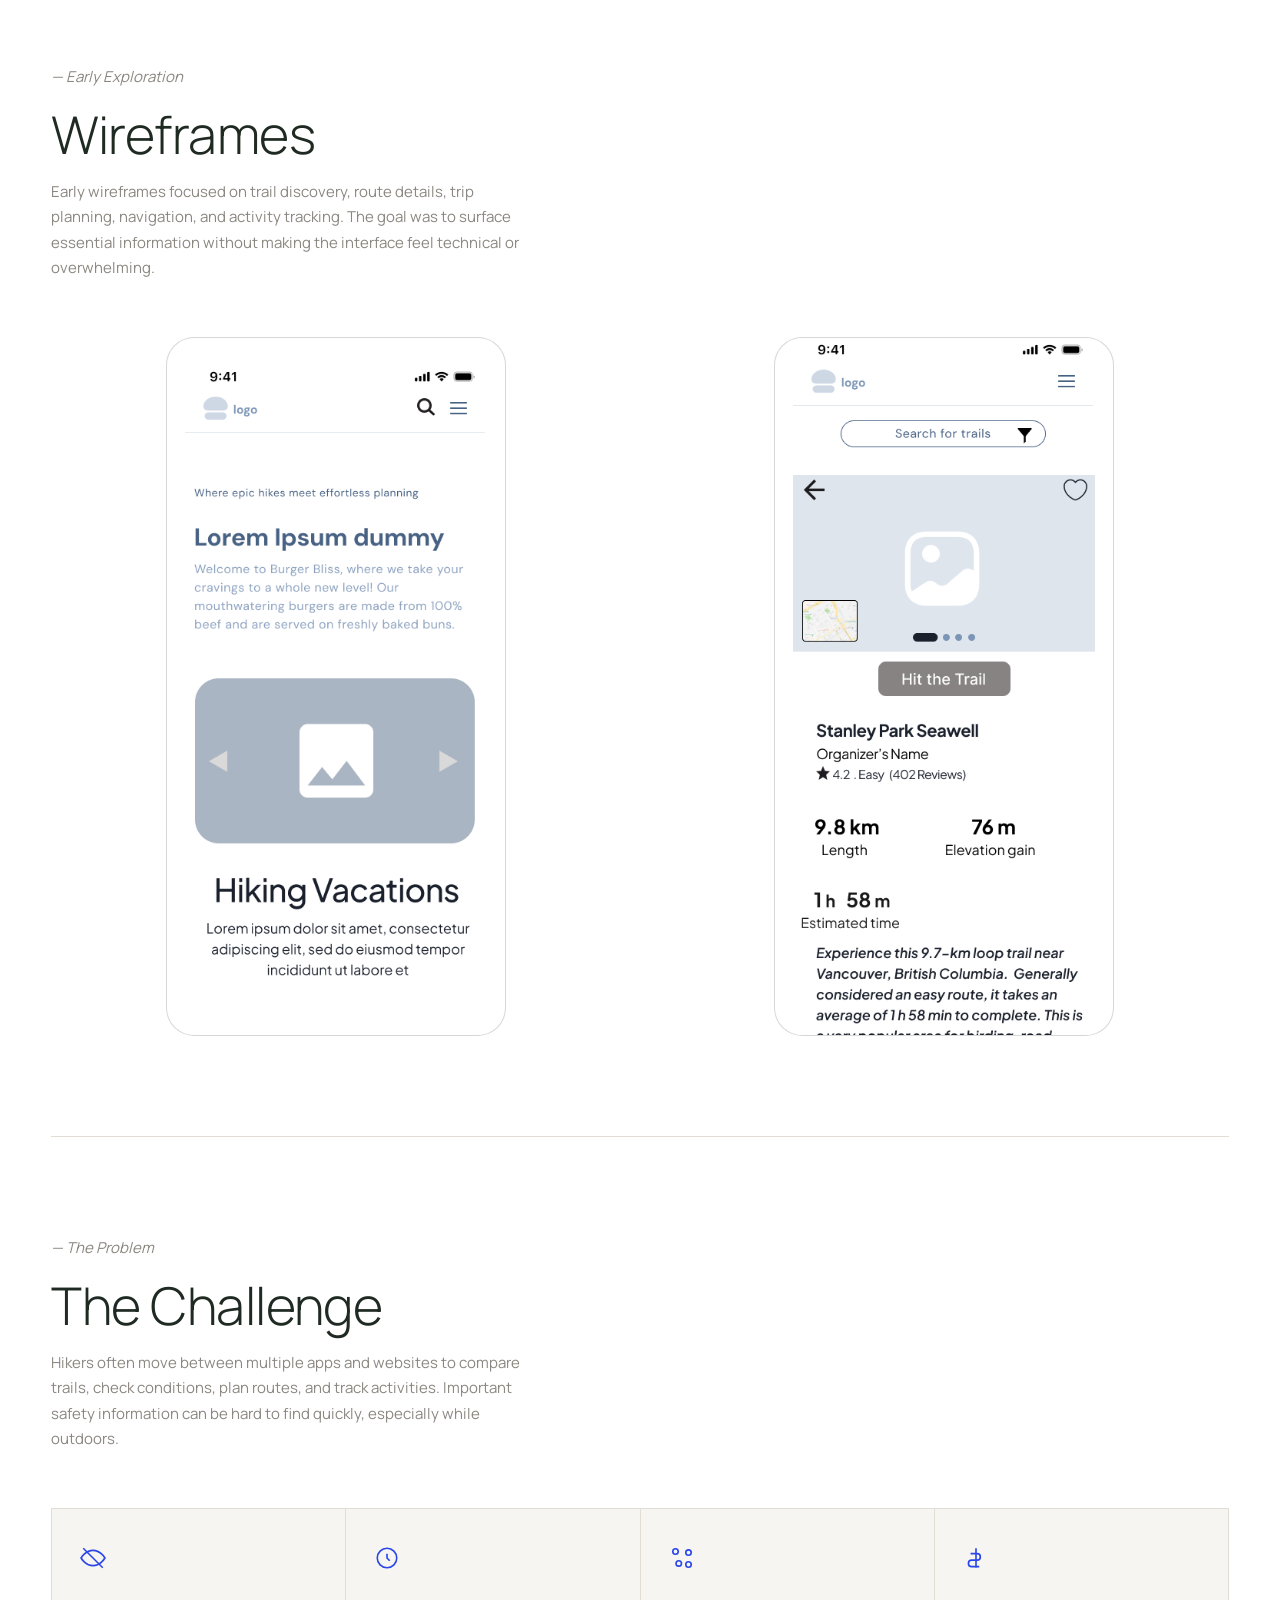
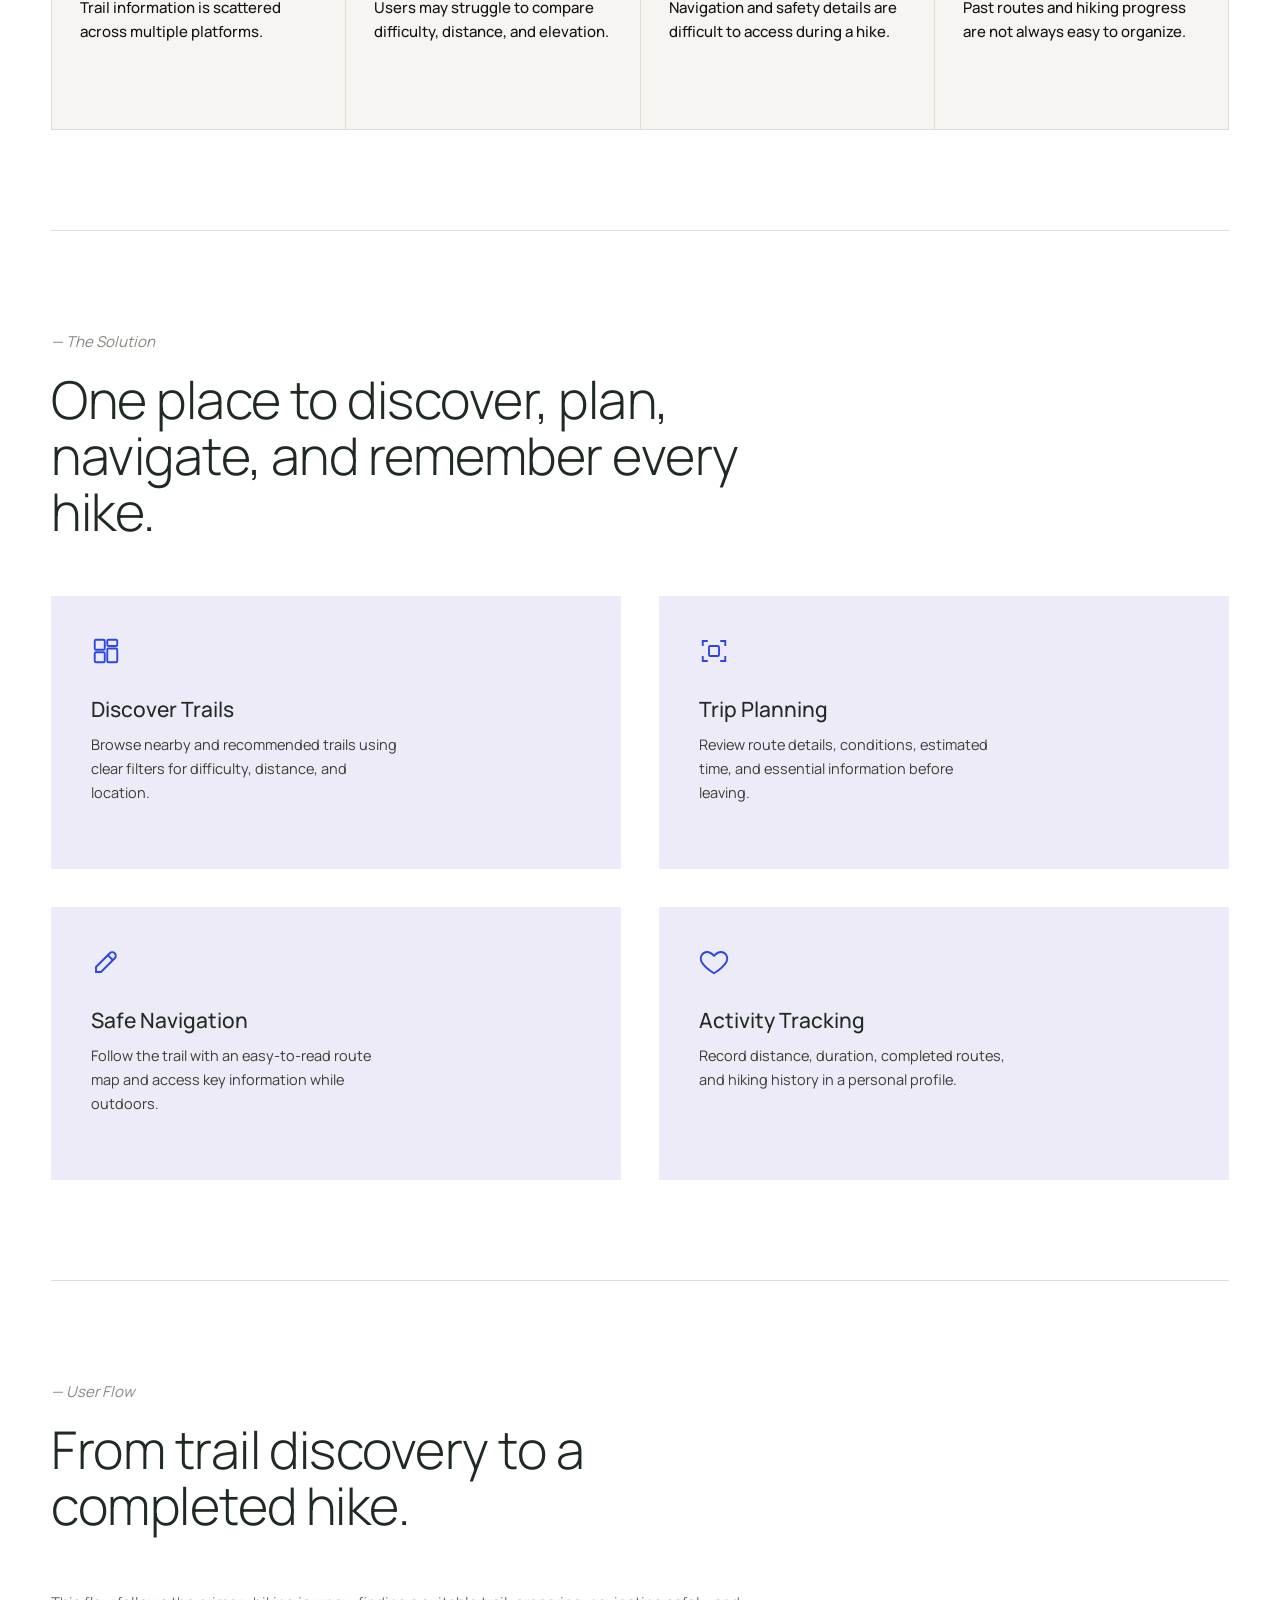
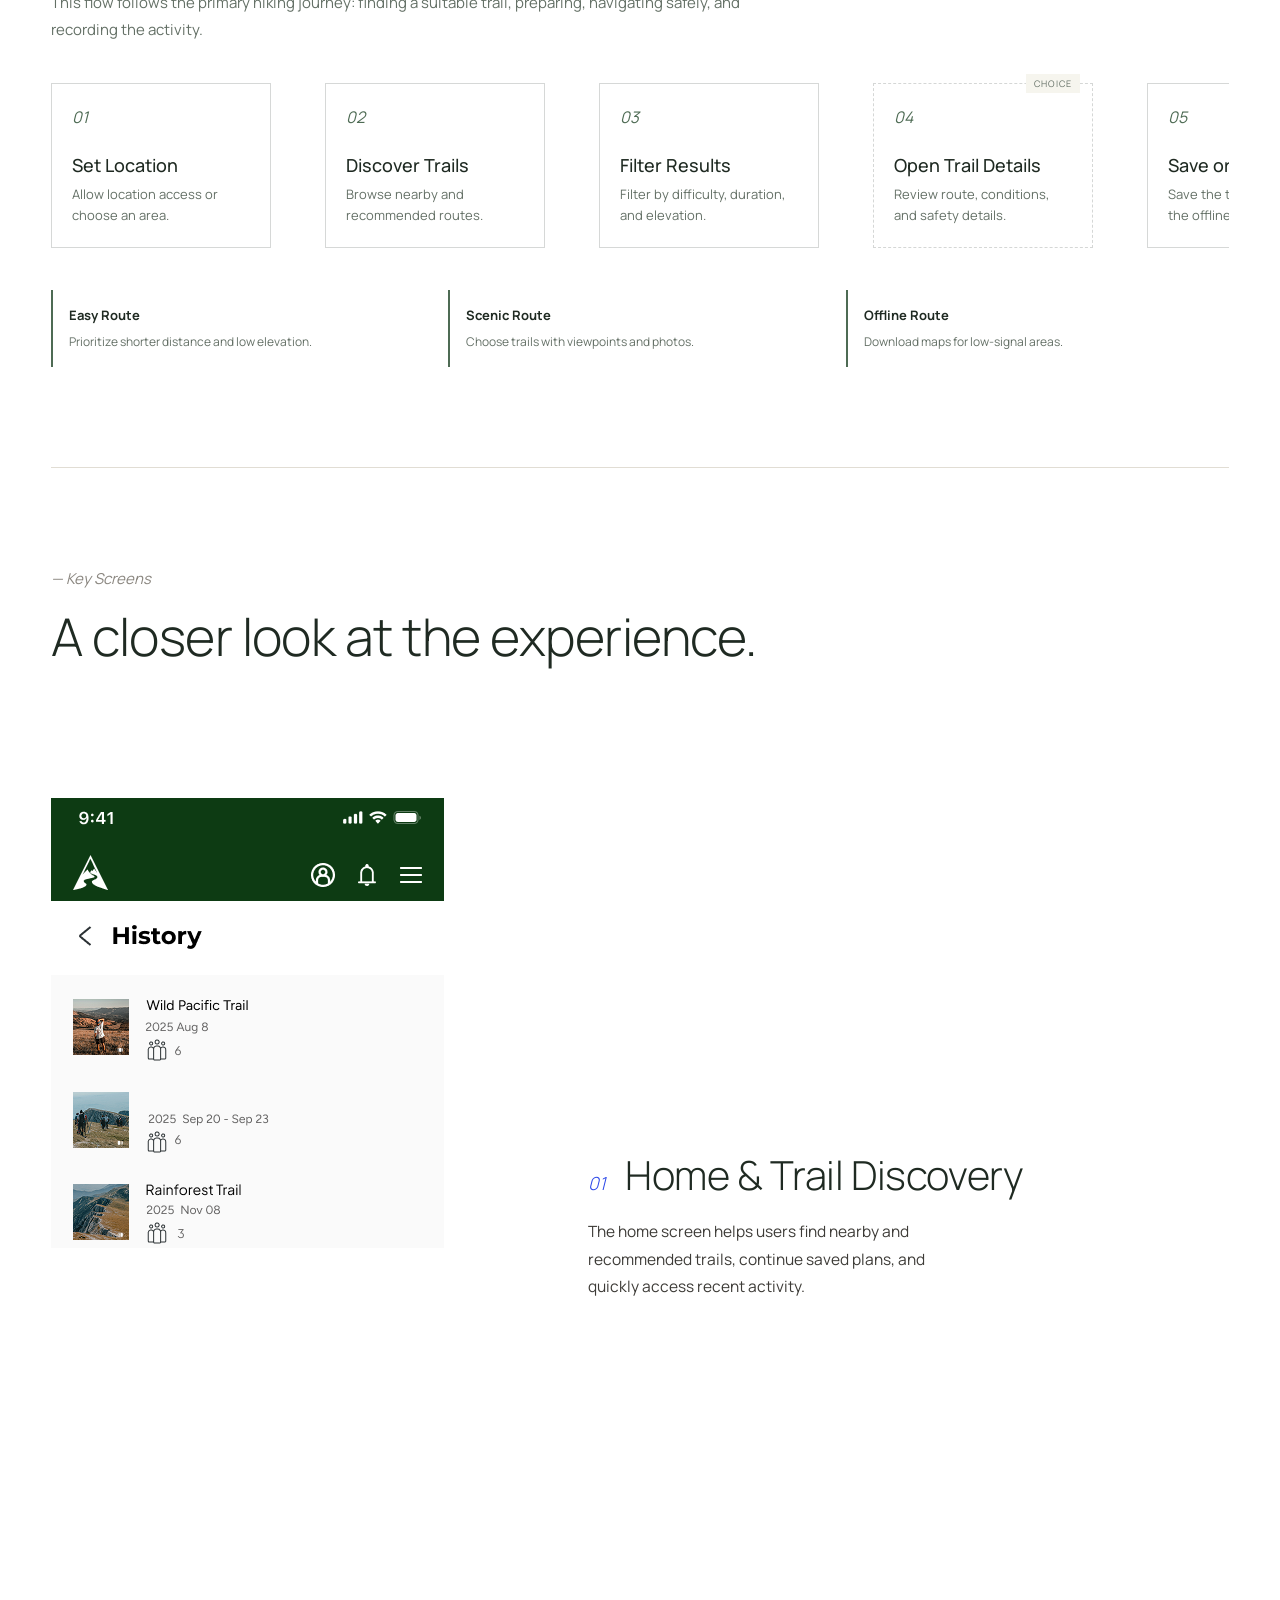
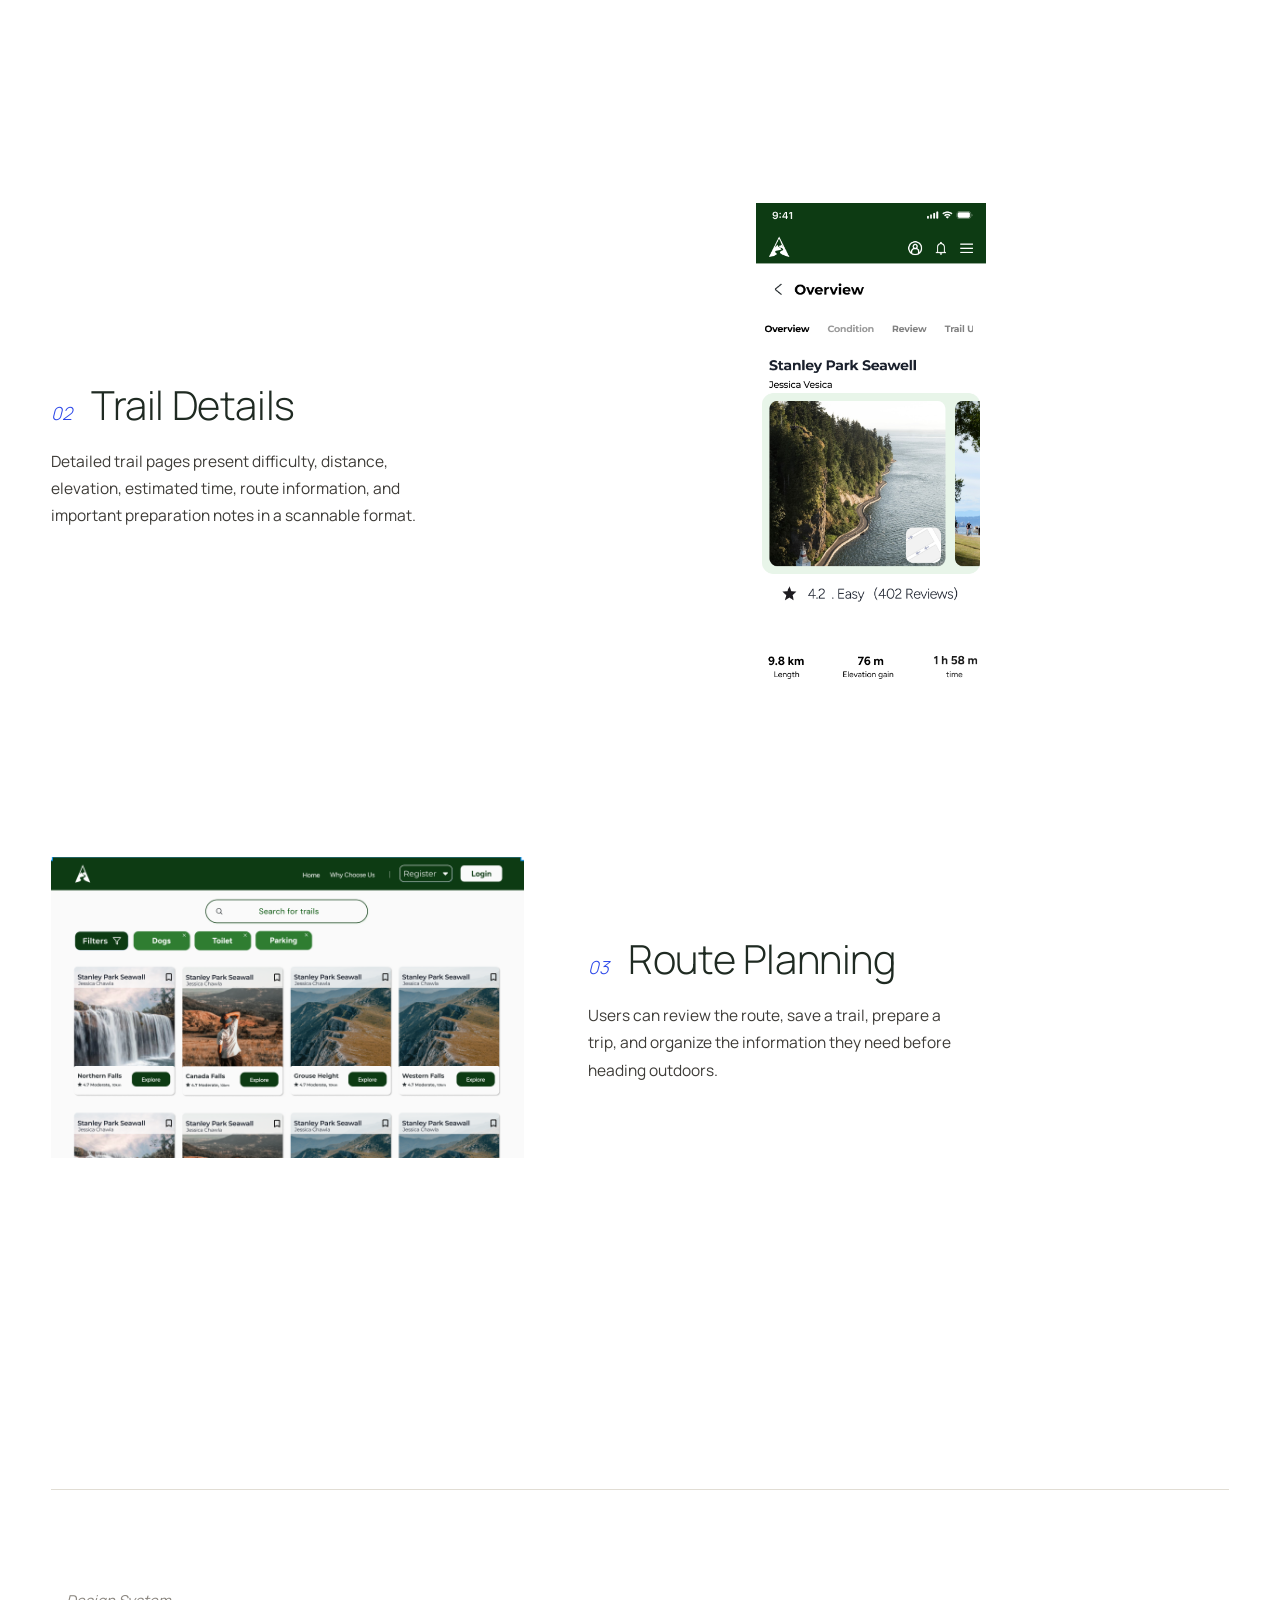
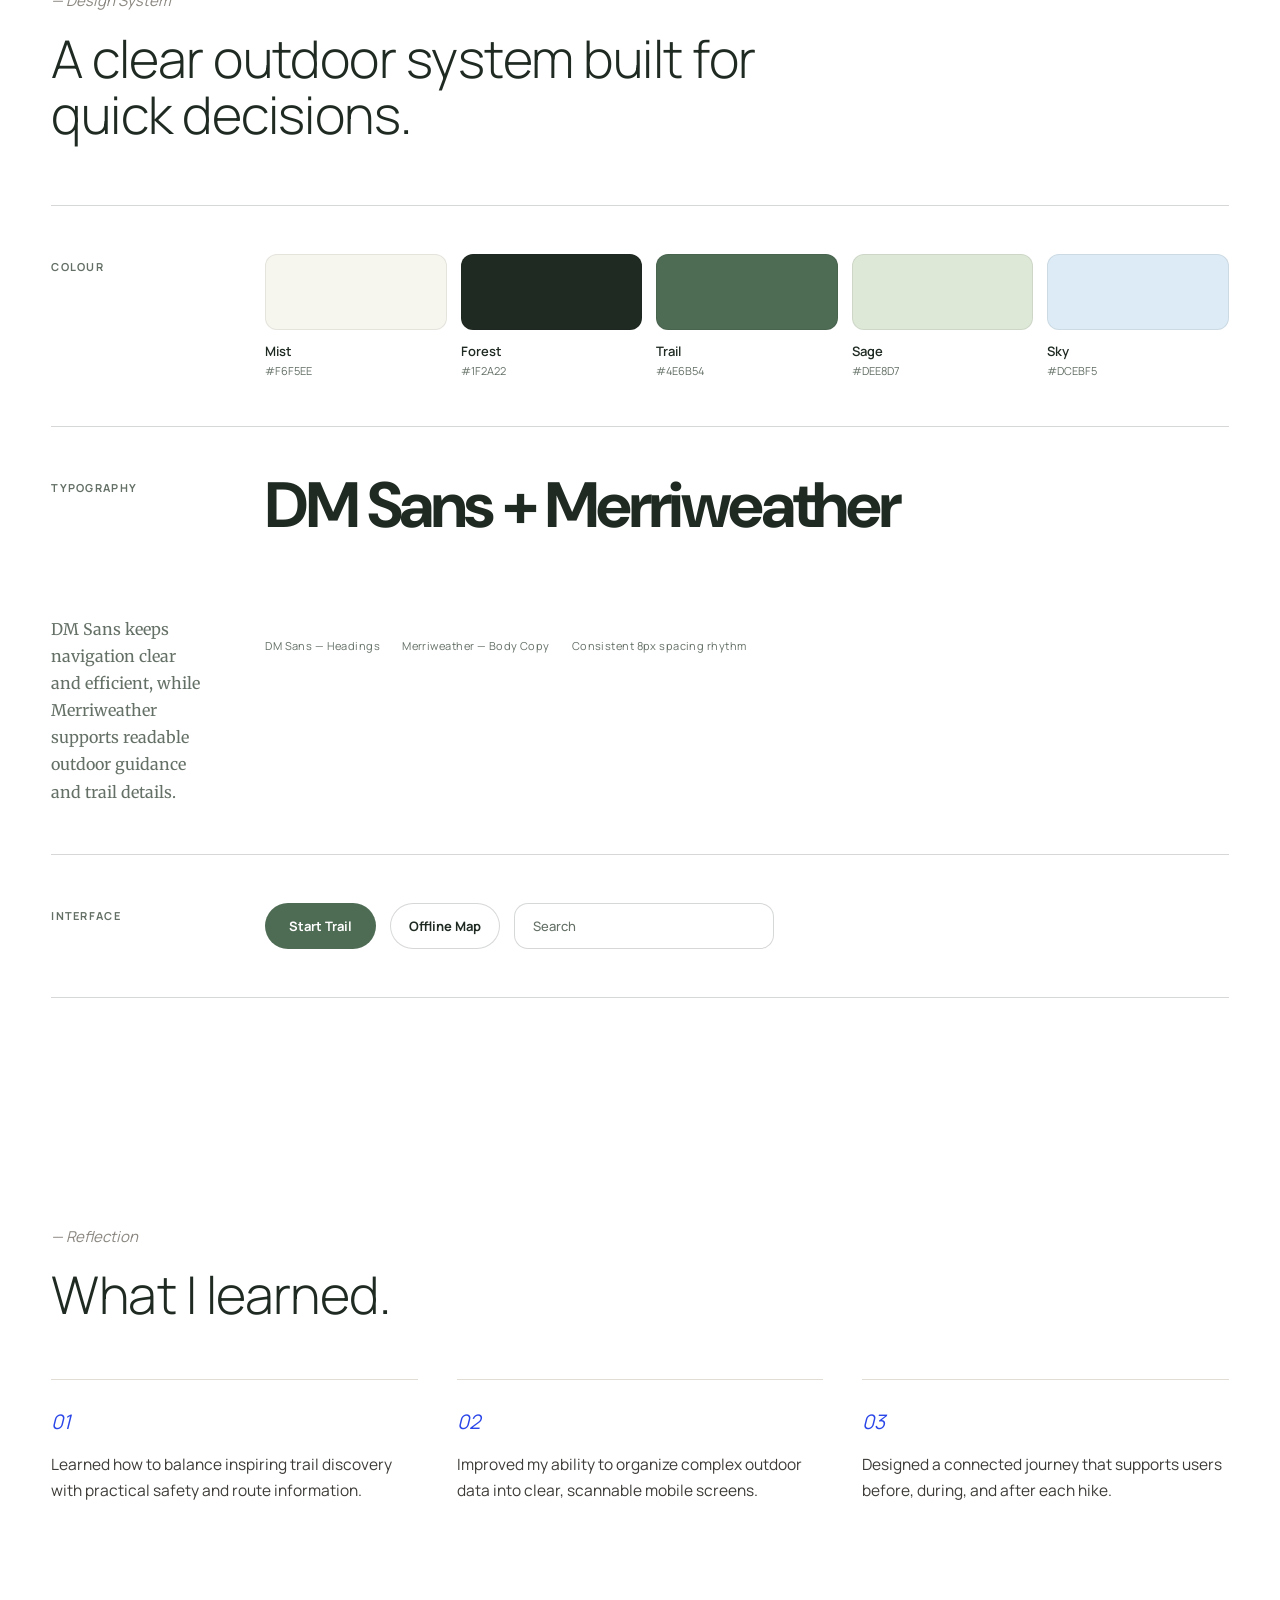
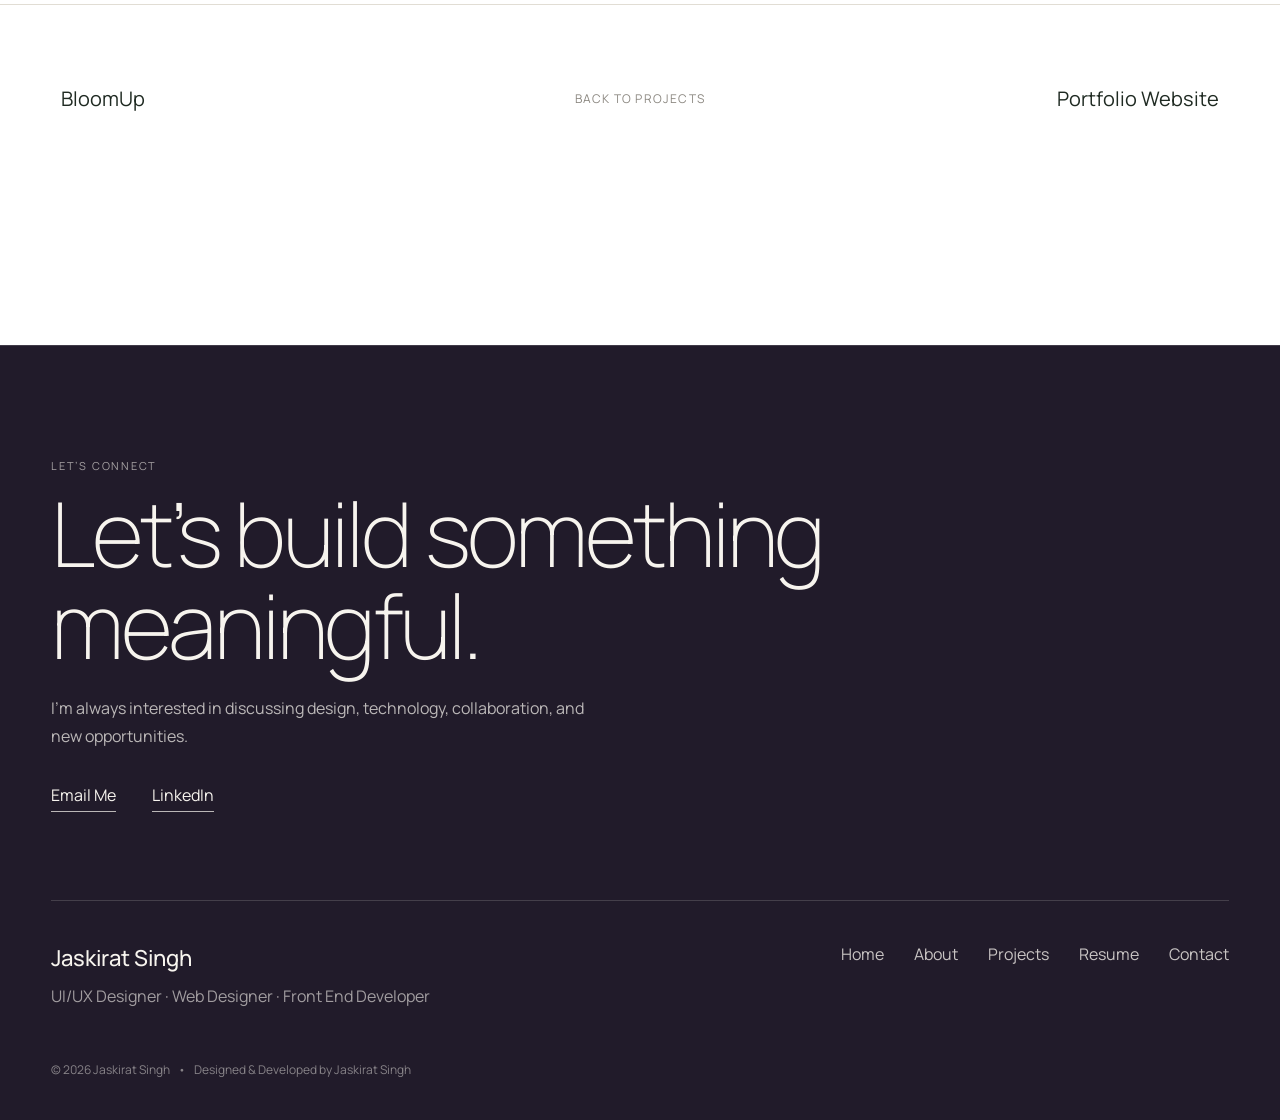
<file: trailquest.html>
<!DOCTYPE html>

<html lang="en">
<head>
<meta charset="utf-8">
<meta content="width=device-width, initial-scale=1.0" name="viewport">
<title>TrailQuest &mdash; Case Study | Jaskirat Singh</title>
<meta content="Case study: TrailQuest, a hiking and outdoor adventure mobile app designed by Jaskirat Singh." name="description">
<link href="https://fonts.googleapis.com/css2?family=DM+Sans:wght@400;500;600;700&family=Figtree:wght@400;500;600;700&family=Lora:wght@400;500;600&family=Manrope:wght@200;300;400;500;600;700;800&family=Merriweather:wght@400;700&family=Montserrat:wght@400;500;600;700&family=Nunito+Sans:wght@400;500;600;700&display=swap" rel="preconnect">
<link crossorigin href="https://fonts.gstatic.com" rel="preconnect">
<link href="https://fonts.googleapis.com/css2?family=DM+Sans:wght@400;500;600;700&family=Figtree:wght@400;500;600;700&family=Lora:wght@400;500;600&family=Manrope:wght@200;300;400;500;600;700;800&family=Merriweather:wght@400;700&family=Montserrat:wght@400;500;600;700&family=Nunito+Sans:wght@400;500;600;700&display=swap" rel="preconnect"><link crossorigin href="https://fonts.gstatic.com" rel="preconnect"><link href="https://fonts.googleapis.com/css2?family=DM+Sans:wght@400;500;600;700&family=Figtree:wght@400;500;600;700&family=Lora:wght@400;500;600&family=Manrope:wght@200;300;400;500;600;700;800&family=Merriweather:wght@400;700&family=Montserrat:wght@400;500;600;700&family=Nunito+Sans:wght@400;500;600;700&display=swap" rel="stylesheet"><link href="style.css" rel="stylesheet"></head>
<body class="theme-trailquest">
<a class="skip-link" href="#main">
   Skip to content
  </a>
<div class="page">
<header class="cs-header">
<div class="cs-header-left">
<a aria-label="TrailQuest" class="project-logo" href="index.html#projects">
<img alt="TrailQuest Logo" class="project-logo-img" src="images/trail_logo.png">
</a>
<nav aria-label="Breadcrumb" class="cs-breadcrumb">
<a href="index.html#top">
       Home
      </a>
<span aria-hidden="true" class="crumb-sep">
       /
      </span>
<a href="index.html#projects">
       Projects
      </a>
<span aria-hidden="true" class="crumb-sep">
       /
      </span>
<span aria-current="page" class="crumb-current">
       TrailQuest
      </span>
</nav>
</div>
<a class="cs-back" href="index.html#projects">
<span>
      Back to Projects
     </span>
</a>
</header>
<main id="main">
<section aria-label="Project introduction" class="cs-hero">
<div class="cs-hero-copy reveal">
<span class="cs-eyebrow">

</span>
<h1 class="cs-title">
       TrailQuest
      </h1>
<p class="cs-subtitle">Outdoor Adventure & Hiking App</p>
<p class="cs-intro">TrailQuest is a mobile app that helps hikers discover trails, plan outdoor adventures, navigate safely, and track their hiking activities through a clear and intuitive experience.</p>
<div class="cs-meta-grid">
<div class="cs-meta-item">
<span class="cs-meta-label">
         Role
        </span>
<span class="cs-meta-value">UI/UX Designer</span>
</div>
<div class="cs-meta-item">
<span class="cs-meta-label">
         Tools
        </span>
<span class="cs-meta-value">Figma</span>
</div>
<div class="cs-meta-item">
<span class="cs-meta-label">
         Project Type
        </span>
<span class="cs-meta-value">Mobile Application</span>
</div>
<div class="cs-meta-item">
<span class="cs-meta-label">
         Year
        </span>
<span class="cs-meta-value">2025</span>
</div>
</div>
<a class="btn-pill btn-pill--accent" href="https://www.figma.com/design/VAx19aZJqCXyahtQVpog7B/Trail-Quest?node-id=74-223&p=f&t=jTqCGQdPobgwqpc9-0" rel="noreferrer" target="_blank">View Figma</a>
</div>
<div class="cs-hero-device reveal">
<div class="device-stage">
<div aria-hidden="true" class="device-glow">
</div>
<div class="device-frame">
<span aria-hidden="true" class="device-notch">
</span>
<div class="device-screen" data-fallback="images/trailquest-hero-screen.jpg">
<img alt="TrailQuest hiking trail discovery homepage" onerror="this.parentElement.classList.add('img-missing')" src="images/trail2.png">
</div>
</div>
</div>
</div>
</section>
<div class="cs-divider">
</div>
<section aria-labelledby="overview-heading" class="cs-section">
<div class="cs-section-head reveal">
<span class="cs-eyebrow">
       &mdash; Overview
      </span>
<h2 class="cs-section-title" id="overview-heading">Helping hikers plan confidently and explore safely.</h2>
</div>
<div class="cs-overview-body">
<div class="cs-overview-text reveal">
<p>TrailQuest was designed for hikers and outdoor enthusiasts who need one reliable place to discover trails, compare routes, prepare for a trip, and keep track of past adventures.</p>
<p>The experience balances inspiration with practical safety information. Users can review trail difficulty, distance, elevation, conditions, and route details before heading outdoors, then follow navigation and record their activity during the hike.</p>
</div>
<div class="cs-overview-images reveal">
</div>
</div>
</section>
<div class="cs-divider">
</div>
<section aria-labelledby="wireframes-heading" class="cs-section">
<div class="cs-section-head reveal">
<span class="cs-eyebrow">
       &mdash; Early Exploration
      </span>
<h2 class="cs-section-title" id="wireframes-heading">Wireframes</h2>
<p class="section-sub" style="margin-top:16px;">Early wireframes focused on trail discovery, route details, trip planning, navigation, and activity tracking. The goal was to surface essential information without making the interface feel technical or overwhelming.</p>
</div>
<div class="cs-wireframe-grid reveal-stagger reveal">
<div class="img-frame reveal-child" data-fallback="images/trailquest-wireframe-1.jpg">
<img alt="TrailQuest wireframe placeholder 1" onerror="this.parentElement.classList.add('img-missing')" src="images/wireframetrailquest1.png">
</div>
<div class="img-frame reveal-child" data-fallback="images/trailquest-wireframe-2.jpg">
<img alt="TrailQuest wireframe placeholder 2" onerror="this.parentElement.classList.add('img-missing')" src="images/wireframetrailquest2.png">
</div>
</div>
</section>
<div class="cs-divider">
</div>
<section aria-labelledby="problem-heading" class="cs-section">
<div class="cs-section-head reveal">
<span class="cs-eyebrow">
       &mdash; The Problem
      </span>
<h2 class="cs-section-title" id="problem-heading">The Challenge</h2>
<p class="section-sub" style="margin-top:16px;">Hikers often move between multiple apps and websites to compare trails, check conditions, plan routes, and track activities. Important safety information can be hard to find quickly, especially while outdoors.</p>
</div>
<div class="cs-problem-grid reveal-stagger reveal">
<div class="problem-card reveal-child">
<span aria-hidden="true" class="card-icon">
<svg fill="none" stroke="currentColor" stroke-width="1.5" viewbox="0 0 24 24">
<path d="M1 12s4-7 11-7 11 7 11 7-4 7-11 7-11-7-11-7Z">
</path>
<path d="M3 3l18 18" stroke-width="1.5">
</path>
</svg>
</span>
<p>Trail information is scattered across multiple platforms.</p>
</div>
<div class="problem-card reveal-child">
<span aria-hidden="true" class="card-icon">
<svg fill="none" stroke="currentColor" stroke-width="1.5" viewbox="0 0 24 24">
<circle cx="12" cy="12" r="9">
</circle>
<path d="M12 8v4l2.5 2.5">
</path>
</svg>
</span>
<p>Users may struggle to compare difficulty, distance, and elevation.</p>
</div>
<div class="problem-card reveal-child">
<span aria-hidden="true" class="card-icon">
<svg fill="none" stroke="currentColor" stroke-width="1.5" viewbox="0 0 24 24">
<circle cx="6" cy="6" r="2.5">
</circle>
<circle cx="18" cy="7" r="2.5">
</circle>
<circle cx="9" cy="17" r="2.5">
</circle>
<circle cx="18" cy="18" r="2.5">
</circle>
</svg>
</span>
<p>Navigation and safety details are difficult to access during a hike.</p>
</div>
<div class="problem-card reveal-child">
<span aria-hidden="true" class="card-icon">
<svg fill="none" stroke="currentColor" stroke-width="1.5" viewbox="0 0 24 24">
<path d="M12 3v18M7 8h6a3 3 0 0 1 0 6H8a3 3 0 0 0 0 6h7">
</path>
</svg>
</span>
<p>Past routes and hiking progress are not always easy to organize.</p>
</div>
</div>
</section>
<div class="cs-divider">
</div>
<section aria-labelledby="solution-heading" class="cs-section">
<div class="cs-section-head reveal">
<span class="cs-eyebrow">
       &mdash; The Solution
      </span>
<h2 class="cs-section-title" id="solution-heading">One place to discover, plan, navigate, and remember every hike.</h2>
</div>
<div class="cs-feature-grid">
<div class="feature-card reveal">
<span aria-hidden="true" class="card-icon">
<svg fill="none" stroke="currentColor" stroke-width="1.5" viewbox="0 0 24 24">
<rect height="8" rx="1" width="8" x="3" y="3">
</rect>
<rect height="5" rx="1" width="8" x="13" y="3">
</rect>
<rect height="11" rx="1" width="8" x="13" y="10">
</rect>
<rect height="8" rx="1" width="8" x="3" y="13">
</rect>
</svg>
</span>
<h3>Discover Trails</h3>
<p>Browse nearby and recommended trails using clear filters for difficulty, distance, and location.</p>
</div>
<div class="feature-card reveal">
<span aria-hidden="true" class="card-icon">
<svg fill="none" stroke="currentColor" stroke-width="1.5" viewbox="0 0 24 24">
<path d="M3 8V4h4M17 4h4v4M21 16v4h-4M7 20H3v-4">
</path>
<rect height="8" rx="1" width="8" x="8" y="8">
</rect>
</svg>
</span>
<h3>Trip Planning</h3>
<p>Review route details, conditions, estimated time, and essential information before leaving.</p>
</div>
<div class="feature-card reveal">
<span aria-hidden="true" class="card-icon">
<svg fill="none" stroke="currentColor" stroke-width="1.5" viewbox="0 0 24 24">
<path d="M4 20h4l11-11a2.5 2.5 0 0 0-4-4L4 16v4Z">
</path>
<path d="M13.5 6.5l4 4">
</path>
</svg>
</span>
<h3>Safe Navigation</h3>
<p>Follow the trail with an easy-to-read route map and access key information while outdoors.</p>
</div>
<div class="feature-card reveal">
<span aria-hidden="true" class="card-icon">
<svg fill="none" stroke="currentColor" stroke-width="1.5" viewbox="0 0 24 24">
<path d="M12 21s-7.5-4.6-10-9.2C.4 8.2 2.3 4.5 6 4c2-.3 3.7.6 6 3 2.3-2.4 4-3.3 6-3 3.7.5 5.6 4.2 4 7.8-2.5 4.6-10 9.2-10 9.2Z">
</path>
</svg>
</span>
<h3>Activity Tracking</h3>
<p>Record distance, duration, completed routes, and hiking history in a personal profile.</p>
</div>
</div>
</section>
<div class="cs-divider">
</div>
<section aria-labelledby="flow-heading" class="cs-section">
<div class="cs-section-head reveal">
<span class="cs-eyebrow">&mdash; User Flow</span>
<h2 class="cs-section-title" id="flow-heading">From trail discovery to a completed hike.</h2>
</div>
<div class="user-flow reveal">
<p class="flow-intro">This flow follows the primary hiking journey: finding a suitable trail, preparing, navigating safely, and recording the activity.</p>
<div aria-label="Project user flow" class="flow-track">
<article class="flow-step">
<span class="flow-step-number">01</span>
<h3>Set Location</h3>
<p>Allow location access or choose an area.</p>
</article><span aria-hidden="true" class="flow-arrow"></span><article class="flow-step">
<span class="flow-step-number">02</span>
<h3>Discover Trails</h3>
<p>Browse nearby and recommended routes.</p>
</article><span aria-hidden="true" class="flow-arrow"></span><article class="flow-step">
<span class="flow-step-number">03</span>
<h3>Filter Results</h3>
<p>Filter by difficulty, duration, and elevation.</p>
</article><span aria-hidden="true" class="flow-arrow"></span><article class="flow-step flow-decision">
<span class="flow-step-number">04</span>
<h3>Open Trail Details</h3>
<p>Review route, conditions, and safety details.</p>
</article><span aria-hidden="true" class="flow-arrow"></span><article class="flow-step">
<span class="flow-step-number">05</span>
<h3>Save or Download</h3>
<p>Save the trail and download the offline map.</p>
</article><span aria-hidden="true" class="flow-arrow"></span><article class="flow-step">
<span class="flow-step-number">06</span>
<h3>Start Hike</h3>
<p>Begin activity tracking at the trailhead.</p>
</article><span aria-hidden="true" class="flow-arrow"></span><article class="flow-step">
<span class="flow-step-number">07</span>
<h3>Navigate Safely</h3>
<p>Follow the route and monitor progress.</p>
</article><span aria-hidden="true" class="flow-arrow"></span><article class="flow-step">
<span class="flow-step-number">08</span>
<h3>Finish & Review</h3>
<p>Complete the hike and save activity results.</p>
</article>
</div>
<div aria-label="Main user choices" class="flow-branches">
<div class="flow-branch"><strong>Easy Route</strong><span>Prioritize shorter distance and low elevation.</span></div><div class="flow-branch"><strong>Scenic Route</strong><span>Choose trails with viewpoints and photos.</span></div><div class="flow-branch"><strong>Offline Route</strong><span>Download maps for low-signal areas.</span></div>
</div>
</div>
</section>
<div class="cs-divider">
</div>
<section aria-labelledby="screens-heading" class="cs-section">
<div class="cs-section-head reveal">
<span class="cs-eyebrow">
       &mdash; Key Screens
      </span>
<h2 class="cs-section-title" id="screens-heading">
       A closer look at the experience.
      </h2>
</div>
<div class="screen-block reveal">
<div class="screen-media">
<img alt="TrailQuest mobile hiking history screen" loading="lazy" src="images/trail1.png"></div>
<div class="screen-copy">
<h3><span class="screen-index">01</span> Home & Trail Discovery</h3>
<p>The home screen helps users find nearby and recommended trails, continue saved plans, and quickly access recent activity.</p>
</div>
</div>
<div class="screen-block reverse reveal">
<div class="screen-media two-up">
<img alt="TrailQuest trail detail page" loading="lazy" src="images/trail2.png"></div>
<div class="screen-copy">
<h3><span class="screen-index">02</span> Trail Details</h3>
<p>Detailed trail pages present difficulty, distance, elevation, estimated time, route information, and important preparation notes in a scannable format.</p>
</div>
</div>
<div class="screen-block reveal">
<div class="screen-media">
<img alt="TrailQuest trail search and filtering page" loading="lazy" src="images/trail5.png"></div>
<div class="screen-copy">
<h3><span class="screen-index">03</span> Route Planning</h3>
<p>Users can review the route, save a trail, prepare a trip, and organize the information they need before heading outdoors.</p>
</div>
</div>
<div class="screen-block reverse reveal">
<div class="screen-media">
</div>
</div>
</section>
<div class="cs-divider">
</div>
<section aria-labelledby="system-heading" class="cs-section design-system-minimal"><div class="cs-section-head reveal"><span class="cs-eyebrow">&mdash; Design System</span><h2 class="cs-section-title" id="system-heading">A clear outdoor system built for quick decisions.</h2></div><div class="minimal-system reveal"><div class="minimal-system-block palette-block"><span class="minimal-system-label">Colour</span><div class="minimal-swatch-row"><div class="minimal-swatch"><span class="minimal-swatch-color" style="--swatch:#F6F5EE;"></span><span class="minimal-swatch-copy"><strong>Mist</strong><small>#F6F5EE</small></span></div><div class="minimal-swatch"><span class="minimal-swatch-color" style="--swatch:#1F2A22;"></span><span class="minimal-swatch-copy"><strong>Forest</strong><small>#1F2A22</small></span></div><div class="minimal-swatch"><span class="minimal-swatch-color" style="--swatch:#4E6B54;"></span><span class="minimal-swatch-copy"><strong>Trail</strong><small>#4E6B54</small></span></div><div class="minimal-swatch"><span class="minimal-swatch-color" style="--swatch:#DEE8D7;"></span><span class="minimal-swatch-copy"><strong>Sage</strong><small>#DEE8D7</small></span></div><div class="minimal-swatch"><span class="minimal-swatch-color" style="--swatch:#DCEBF5;"></span><span class="minimal-swatch-copy"><strong>Sky</strong><small>#DCEBF5</small></span></div></div></div><div class="minimal-system-block type-block type-trailquest"><span class="minimal-system-label">Typography</span><p class="minimal-type-display">DM Sans + Merriweather</p><p class="minimal-type-body">DM Sans keeps navigation clear and efficient, while Merriweather supports readable outdoor guidance and trail details.</p><div class="minimal-type-scale"><span>DM Sans &mdash; Headings</span><span>Merriweather &mdash; Body Copy</span><span>Consistent 8px spacing rhythm</span></div></div><div class="minimal-system-block component-block"><span class="minimal-system-label">Interface</span><div class="minimal-component-preview"><span class="minimal-primary-button">Start Trail</span><span class="minimal-chip">Offline Map</span><span class="minimal-input">Search</span></div></div></div></section>
<section aria-labelledby="reflection-heading" class="cs-section">
<div class="cs-section-head reveal">
<span class="cs-eyebrow">
       &mdash; Reflection
      </span>
<h2 class="cs-section-title" id="reflection-heading">
       What I learned.
      </h2>
</div>
<div class="cs-reflection-grid reveal-stagger reveal">
<div class="reflection-card reveal-child">
<span class="reflection-index">
        01
       </span>
<p>Learned how to balance inspiring trail discovery with practical safety and route information.</p>
</div>
<div class="reflection-card reveal-child">
<span class="reflection-index">
        02
       </span>
<p>Improved my ability to organize complex outdoor data into clear, scannable mobile screens.</p>
</div>
<div class="reflection-card reveal-child">
<span class="reflection-index">
        03
       </span>
<p>Designed a connected journey that supports users before, during, and after each hike.</p>
</div>
</div>
</section>
</main>
<nav aria-label="Project navigation" class="cs-next-nav">
<a class="next-nav-link prev" href="bloomup.html">
<span aria-hidden="true"></span>
<span>BloomUp</span>
</a>
<a class="next-nav-back" href="index.html#projects">
     Back to Projects
    </a>
<a class="next-nav-link next" href="html-css-portfolio.html">
<span>Portfolio Website</span>
<span aria-hidden="true"></span>
</a>
</nav>
<footer class="site-footer">
<div class="footer-cta">
<p class="footer-label">Let&rsquo;s Connect</p>
<h2>Let&rsquo;s build something meaningful.</h2>
<p>I&rsquo;m always interested in discussing design, technology, collaboration, and new opportunities.</p>
<div class="footer-buttons">
<a href="mailto:jassdhaliwal5245@gmail.com">Email Me </a>
<a href="https://linkedin.com/in/jaskirat-singh05" rel="noreferrer" target="_blank">LinkedIn </a>
</div>
</div>
<div class="footer-divider"></div>
<div class="footer-bottom">
<div>
<h3>Jaskirat Singh</h3>
<p>UI/UX Designer &middot; Web Designer &middot; Front End Developer</p>
</div>
<nav aria-label="Footer navigation">
<a href="index.html">Home</a>
<a href="about.html">About</a>
<a href="index.html#projects">Projects</a>
<a href="about.html#resume">Resume</a>
<a href="mailto:jassdhaliwal5245@gmail.com">Contact</a>
</nav>
</div>
<div class="footer-copy">
<span>&copy; 2026 Jaskirat Singh</span>
<span aria-hidden="true">&bull;</span>
<span>Designed & Developed by Jaskirat Singh</span>
</div>
</footer>
</div>
<script defer src="script.js"></script></body>
</html>
</file>
<file: style.css>
:root {
  --bg: #F7F5F1;

  --ink: #131313;

  --ink-soft: #3D3B37;

  --muted: #8B8780;

  --line: #E1DDD4;

  --line-strong: #CFC9BC;
  --surface: #EFEBE3;

  --accent: #2A46E8;

  --accent-soft: #7C8FF0;
  --accent-lavender: #B9BFF2;

  --tint-lavender: #EDEBF7;

  --tint-peach: #F6EAE2;

  --tint-sage: #E9EEE6;

  --font-display: 'Manrope', Arial, sans-serif;
  --font-body: 'Manrope', Arial, sans-serif;
  --font-serif: 'Manrope', Arial, sans-serif;

  --gutter: clamp(24px, 4vw, 64px);
  --header-h: 96px;

  --ease: cubic-bezier(0.4, 0, 0.2, 1);
}

*,
*::before,
*::after {
  box-sizing: border-box;
}

html {
  scroll-behavior: smooth;
}

@media (prefers-reduced-motion: reduce) {
  html {
    scroll-behavior: auto;
  }

  *,
  *::before,
  *::after {
    animation-duration: 0.001ms !important;
    transition-duration: 0.001ms !important;
  }
}

body {
  margin: 0;
  background: var(--bg);
  color: var(--ink);
  font-family: var(--font-body);
  -webkit-font-smoothing: antialiased;
  overflow-x: hidden;
}

body.home-bg {
  background-color: var(--bg);
  background-image:
    radial-gradient(circle at 86% 10%, rgba(177, 158, 218, 0.28), transparent 30%),
    radial-gradient(circle at 12% 42%, rgba(226, 174, 151, 0.22), transparent 36%),
    radial-gradient(circle at 82% 78%, rgba(155, 180, 148, 0.22), transparent 38%),
    linear-gradient(145deg, #F7F4EE 0%, #F2EDF4 45%, #EEF1E9 100%);
  background-repeat: no-repeat;
  background-size: cover;
  background-attachment: fixed;
}

@media (max-width: 640px) {
  body.home-bg {
    background-attachment: scroll;
  }
}

a {
  color: inherit;
  text-decoration: none;
}

ul {
  list-style: none;
  margin: 0;
  padding: 0;
}

img {
  max-width: 100%;
  display: block;
}

button {
  font: inherit;
  background: none;
  border: 0;
  cursor: pointer;
  color: inherit;
}

a:focus-visible,
button:focus-visible {
  outline: 2px solid var(--ink);
  outline-offset: 4px;
  border-radius: 2px;
}

.skip-link {
  position: absolute;
  left: -999px;
  top: 0;
  background: var(--ink);
  color: var(--bg);
  padding: 12px 20px;
  z-index: 100;
}

.skip-link:focus {
  left: var(--gutter);
  top: 12px;
}

.site-header {
  height: var(--header-h);
  display: flex;
  align-items: center;
  justify-content: space-between;
  padding: 0 var(--gutter);
  position: relative;
  z-index: 20;
  background: rgba(255, 255, 255, 0.55);
  backdrop-filter: blur(10px);
  -webkit-backdrop-filter: blur(10px);
  border-bottom: 1px solid var(--line);
}

.logo{
  width:160px;
  height:64px;
  display:flex;
  align-items:center;
  justify-content:flex-start;
  border:none;
  border-radius:0;
  background:transparent;
  overflow:visible;
}

.site-logo-img{
  width:150px;
  height:auto;
  max-width:none;
  display:block;
  object-fit:contain;
  object-position:left center;
}
.hero-right{
  position: relative;
  display: flex;
  align-items: flex-end;
  justify-content: center;
  overflow: visible;
}

.hero-right::before{
  content: "JS";
  position: absolute;
  top: 8%;
  right: -2%;
  z-index: 0;

  font-family: "Manrope", sans-serif;
  font-size: clamp(220px, 23vw, 380px);
  font-weight: 800;
  line-height: 1;
  letter-spacing: -0.09em;

  color: transparent;
  -webkit-text-stroke: 1.5px rgba(35, 45, 70, 0.10);
  pointer-events: none;
}

.hero-right img{
  position: relative;
  z-index: 1;
}
.logo:hover,
.logo:focus-visible {
  background: var(--accent);
  border-color: var(--accent);
  color: #fff;
}

.main-nav ul {
  display: flex;
  gap: clamp(20px, 3vw, 40px);
}

.main-nav a {
  font-size: 14px;
  font-weight: 500;
  letter-spacing: 0.01em;
  position: relative;
  padding-bottom: 4px;
  transition: color 0.25s var(--ease);
}

.main-nav a::after {
  content: "";
  position: absolute;
  left: 0;
  bottom: 0;
  width: 100%;
  height: 1px;
  background: var(--accent);
  transform: scaleX(0);
  transform-origin: right;
  transition: transform 0.3s var(--ease);
}

.main-nav a:hover,
.main-nav a:focus-visible,
.main-nav a.is-active {
  color: var(--accent);
}

.main-nav a:hover::after,
.main-nav a:focus-visible::after,
.main-nav a.is-active::after {
  transform: scaleX(1);
  transform-origin: left;
}

.connect-link {
  font-size: 14px;
  font-weight: 500;
  border-bottom: 1px solid var(--ink);
  padding-bottom: 3px;
  display: inline-flex;
  align-items: center;
  gap: 6px;
  white-space: nowrap;
  transition: gap 0.25s var(--ease), opacity 0.25s var(--ease);
}

.connect-link .arrow {
  display: inline-block;
  transition: transform 0.25s var(--ease);
}

.connect-link:hover,
.connect-link:focus-visible {
  gap: 10px;
}

.connect-link:hover .arrow,
.connect-link:focus-visible .arrow {
  transform: translate(2px, -2px);
}

.nav-toggle {
  display: none;
  flex-direction: column;
  justify-content: center;
  gap: 5px;
  width: 32px;
  height: 32px;
}

.nav-toggle span {
  display: block;
  width: 100%;
  height: 1.5px;
  background: var(--ink);
  transition: transform 0.3s var(--ease), opacity 0.3s var(--ease);
}

.nav-toggle[aria-expanded="true"] span:nth-child(1) {
  transform: translateY(6.5px) rotate(45deg);
}

.nav-toggle[aria-expanded="true"] span:nth-child(2) {
  opacity: 0;
}

.nav-toggle[aria-expanded="true"] span:nth-child(3) {
  transform: translateY(-6.5px) rotate(-45deg);
}

.mobile-nav {
  display: none;
  position: fixed;
  inset: var(--header-h) 0 0 0;
  background: var(--bg);
  z-index: 15;
  padding: 40px var(--gutter);
  transform: translateY(-8px);
  opacity: 0;
  pointer-events: none;
  transition: opacity 0.3s var(--ease), transform 0.3s var(--ease);
}

.mobile-nav.is-open {
  opacity: 1;
  transform: translateY(0);
  pointer-events: auto;
}

.mobile-nav ul {
  display: flex;
  flex-direction: column;
  gap: 28px;
}

.mobile-nav a {
  font-family: var(--font-display);
  font-size: 28px;
  font-weight: 300;
}

.mobile-connect {
  font-weight: 600;
}

.btn-pill {
  display: inline-flex;
  align-items: center;
  gap: 10px;
  padding: 15px 30px;
  border-radius: 999px;
  border: 1.5px solid var(--ink);
  font-size: 13px;
  font-weight: 600;
  letter-spacing: 0.04em;
  text-transform: uppercase;
  color: var(--ink);
  background: transparent;
  white-space: nowrap;
  transition: background 0.3s var(--ease), color 0.3s var(--ease), border-color 0.3s var(--ease), transform 0.3s var(--ease);
}

.btn-pill::after {
  content: "↗";
  display: inline-block;
  font-size: 12px;
  transition: transform 0.25s var(--ease);
}

.btn-pill:hover,
.btn-pill:focus-visible {
  transform: translateY(-2px);
}

.btn-pill:hover::after,
.btn-pill:focus-visible::after {
  transform: translate(2px, -2px);
}

.btn-pill--primary {
  background: var(--ink);
  color: var(--bg);
  border-color: var(--ink);
}

.btn-pill--primary:hover,
.btn-pill--primary:focus-visible {
  background: var(--accent);
  border-color: var(--accent);
  color: #fff;
}

.btn-pill--ghost:hover,
.btn-pill--ghost:focus-visible {
  background: var(--ink);
  color: var(--bg);
}

.btn-pill--accent {
  border-color: var(--accent);
  color: var(--accent);
}

.btn-pill--accent:hover,
.btn-pill--accent:focus-visible {
  background: var(--accent);
  color: #fff;
  border-color: var(--accent);
}

@media (max-width: 640px) {
  .btn-pill {
    padding: 13px 24px;
    font-size: 12px;
  }
}

.hero {
  display: grid;
  grid-template-columns: 72px 1fr;
  align-items: stretch;
  min-height: calc(100vh - var(--header-h));
  padding: 0 var(--gutter) 48px;
  gap: clamp(16px, 3vw, 48px);
}

.hero-rail {
  display: flex;
  flex-direction: column;
  align-items: center;
  justify-content: space-between;
  padding: 8px 0 24px;
}

.rail-label {
  writing-mode: vertical-rl;
  transform: rotate(180deg);
  font-size: 13px;
  letter-spacing: 0.14em;
  text-transform: uppercase;
  color: var(--muted);
  font-weight: 500;
}

.rail-divider {
  width: 1px;
  flex: 1;
  margin: 24px 0;
  background: linear-gradient(to bottom, var(--line-strong), transparent);
  transform: scaleY(0);
  transform-origin: top;
  animation: draw-divider 1.1s var(--ease) 0.3s forwards;
}

@keyframes draw-divider {
  to {
    transform: scaleY(1);
  }
}

.rail-year {
  writing-mode: vertical-rl;
  transform: rotate(180deg);
  font-family: var(--font-serif);
  font-style: italic;
  font-size: 14px;
  letter-spacing: 0.04em;
  color: var(--ink);
  font-weight: 400;
}

.hero-main {
  display: flex;
  flex-direction: column;
  justify-content: center;
  padding-top: 8px;
  padding-bottom: 24px;
}

.hero-stats {
  display: none !important;
}

.stat {
  display: flex;
  align-items: baseline;
  gap: 14px;
}

.stat-number {
  font-family: var(--font-serif);
  font-weight: 400;
  font-style: italic;
  font-size: clamp(20px, 1.6vw, 24px);
  line-height: 1;
  letter-spacing: 0;
}

.stat-dash {
  color: var(--line-strong);
  font-size: 15px;
}

.stat-label {
  font-size: 12px;
  line-height: 1.4;
  color: var(--muted);
  text-transform: uppercase;
  letter-spacing: 0.08em;
}

.hero-text-grid {
  display: grid;
  grid-template-columns: 1.05fr 0.95fr;
  gap: clamp(32px, 5vw, 72px);
  align-items: center;
}

.hero-copy-left {
  min-width: 0;
}

.headline {
  font-family: var(--font-display);
  font-weight: 200;
  font-size: clamp(56px, 7.5vw, 140px);
  line-height: 0.92;
  letter-spacing: -0.02em;
  margin: 0;
}

.accent-dot {
  color: var(--accent);
}

.hero-copy-right {
  min-width: 0;
}

.subline {
  font-family: var(--font-display);
  font-weight: 500;
  font-size: clamp(18px, 2vw, 24px);
  margin: 0;
  color: var(--ink-soft);
}

.supporting {
  font-size: 15px;
  line-height: 1.7;
  color: var(--muted);
  max-width: 420px;
  margin: 20px 0 0;
  padding-top: 20px;
  border-top: 1px solid var(--line);
}

.hero-links {
  display: flex;
  flex-wrap: wrap;
  gap: 16px;
  margin-top: clamp(28px, 4vh, 44px);
}

.img-frame {
  position: relative;
  width: 100%;
  aspect-ratio: 4 / 3;
  background: var(--surface);
  overflow: hidden;
}

.img-frame img {
  width: 100%;
  height: 100%;
  object-fit: cover;
  filter: none;
  transition:
    transform 0.45s var(--ease),
    filter 0.45s var(--ease);
}

.img-frame.img-missing img {
  display: none;
}

.img-note {
  display: none;
  position: absolute;
  inset: 0;
  align-items: center;
  justify-content: center;
  text-align: center;
  font-size: 13px;
  line-height: 1.6;
  color: var(--muted);
  padding: 24px;
}

.img-frame.img-missing .img-note {
  display: flex;
}

.img-note code {
  font-family: var(--font-body);
  background: var(--bg);
  padding: 2px 6px;
  border: 1px solid var(--line);
  font-size: 12px;
}

.project-media:hover .img-frame img,
.work-card:hover .img-frame img,
.project:focus-within .img-frame img,
.work-card:focus-visible .img-frame img {
  transform: scale(1.03);
  filter: brightness(1.04) contrast(1.04) saturate(1.08);
}

.img-frame--wide {
  aspect-ratio: 16 / 9;
}

.img-frame--card {
  aspect-ratio: 4 / 3;
}

.section-intro {
  padding: clamp(64px, 10vw, 120px) var(--gutter) clamp(32px, 6vw, 56px);
  max-width: 720px;
}

.section-eyebrow {
  display: block;
  font-family: var(--font-serif);
  font-style: italic;
  font-size: 15px;
  color: var(--muted);
  margin-bottom: 12px;
}

.section-title {
  font-family: var(--font-display);
  font-weight: 300;
  font-size: clamp(36px, 5vw, 56px);
  letter-spacing: -0.01em;
  margin: 0 0 16px;
}

.section-sub {
  font-size: 15px;
  line-height: 1.7;
  color: var(--muted);
  max-width: 480px;
  margin: 0;
}

.work {
  padding-bottom: clamp(40px, 6vw, 64px);
}

.project-divider {
  height: 1px;
  background: var(--line);
  margin: 0 var(--gutter);
}

.project {
  padding: clamp(48px, 7vw, 88px) var(--gutter);
}

.project-media {
  display: block;
}

.project-heading {
  display: flex;
  align-items: baseline;
  gap: 16px;
  margin-bottom: 28px;
}

.project-index {
  font-family: var(--font-serif);
  font-style: italic;
  font-size: 20px;
  color: var(--accent);
  letter-spacing: 0;
}

.project-title {
  font-family: var(--font-display);
  font-weight: 200;
  font-size: clamp(40px, 6vw, 76px);
  letter-spacing: -0.01em;
  margin: 0;
  line-height: 1;
}

.project-meta {
  display: flex;
  flex-wrap: wrap;
  gap: clamp(20px, 3vw, 40px);
  padding: 20px 0;
  margin-bottom: 24px;
  border-top: 1px solid var(--line);
  border-bottom: 1px solid var(--line);
}

.meta-item {
  display: flex;
  flex-direction: column;
  gap: 4px;
}

.meta-label {
  font-size: 11px;
  text-transform: uppercase;
  letter-spacing: 0.1em;
  color: var(--muted);
}

.meta-value {
  font-size: 14px;
  color: var(--ink-soft);
}

.project-desc {
  font-size: 16px;
  line-height: 1.75;
  color: var(--ink-soft);
  max-width: 520px;
  margin: 0 0 28px;
}

.project-link {
  display: inline-flex;
  align-items: center;
  gap: 8px;
  font-size: 13px;
  letter-spacing: 0.04em;
  text-transform: uppercase;
  padding-bottom: 4px;
  border-bottom: 1px solid var(--ink);
  transition: gap 0.25s var(--ease), color 0.25s var(--ease), border-color 0.25s var(--ease);
}

.project-link .link-arrow {
  display: inline-block;
  transition: transform 0.25s var(--ease);
}

.project-link:hover,
.project-link:focus-visible {
  gap: 12px;
  color: var(--accent);
  border-color: var(--accent);
}

.project-link:hover .link-arrow,
.project-link:focus-visible .link-arrow {
  transform: translate(2px, -2px);
}

.project--tint-lavender,
.project--tint-peach,
.project--tint-sage {
  background: transparent;
}

.project {
  transition:
    background-color 0.45s var(--ease),
    transform 0.35s var(--ease),
    box-shadow 0.35s var(--ease);
}

.project--tint-lavender:hover,
.project--tint-lavender:focus-within {
  background-color: rgba(237, 235, 247, 0.90);
}

.project--tint-peach:hover,
.project--tint-peach:focus-within {
  background-color: rgba(246, 234, 226, 0.90);
}

.project--tint-sage:hover,
.project--tint-sage:focus-within {
  background-color: rgba(233, 238, 230, 0.92);
}

.project:hover,
.project:focus-within {
  transform: translateY(-4px);
}

.project--full .project-media {
  margin-bottom: 40px;
}

.project--split {
  display: grid;
  grid-template-columns: 1fr 1fr;
  gap: clamp(32px, 5vw, 72px);
  align-items: center;
}

.project--split .project-body {
  display: flex;
  flex-direction: column;
  justify-content: center;
}

.project--reverse {
  grid-template-columns: 1fr 1fr;
}

.more-work {
  padding-bottom: clamp(80px, 10vw, 140px);
}

.card-grid {
  display: grid;
  grid-template-columns: 1fr 1fr;
  gap: clamp(24px, 3vw, 48px);
  padding: 0 var(--gutter);
}

.work-card {
  display: block;
}

.work-card-body {
  display: flex;
  justify-content: space-between;
  align-items: flex-start;
  gap: 16px;
  padding-top: 20px;
  border-top: 1px solid var(--line);
  margin-top: 20px;
}

.work-card-text {
  max-width: 90%;
}

.work-card-title {
  font-family: var(--font-display);
  font-weight: 400;
  font-size: 20px;
  margin: 0 0 6px;
  position: relative;
  display: inline-block;
}

.work-card-title::after {
  content: "";
  position: absolute;
  left: 0;
  bottom: -2px;
  width: 100%;
  height: 1px;
  background: var(--accent);
  transform: scaleX(0);
  transform-origin: right;
  transition: transform 0.3s var(--ease);
}

.work-card:hover .work-card-title::after,
.work-card:focus-visible .work-card-title::after {
  transform: scaleX(1);
  transform-origin: left;
}

.work-card-cat {
  display: block;
  font-size: 11px;
  text-transform: uppercase;
  letter-spacing: 0.08em;
  color: var(--muted);
  margin-bottom: 12px;
}

.work-card-desc {
  font-size: 14px;
  line-height: 1.6;
  color: var(--ink-soft);
  margin: 0;
}

.work-card-arrow {
  font-size: 18px;
  flex-shrink: 0;
  transition: transform 0.25s var(--ease), color 0.25s var(--ease);
}

.work-card:hover .work-card-arrow,
.work-card:focus-visible .work-card-arrow {
  transform: translate(3px, -3px);
  color: var(--accent);
}

@media (max-width: 1024px) {
  .hero {
    grid-template-columns: 48px 1fr;
  }

  .hero-text-grid {
    grid-template-columns: 1fr;
    gap: 20px;
  }

  .main-nav {
    display: none;
  }

  .project--split,
  .project--reverse {
    grid-template-columns: 1fr;
  }

  .project--reverse .project-body {
    order: 1;
  }

  .project--reverse .project-media {
    order: 2;
  }

  .card-grid {
    grid-template-columns: 1fr 1fr;
    gap: 32px;
  }
}

@media (max-width: 640px) {
  :root {
    --header-h: 72px;
  }

  .connect-link {
    display: none;
  }

  .nav-toggle {
    display: flex;
  }

  .mobile-nav {
    display: block;
  }

  .hero {
    grid-template-columns: 1fr;
    padding-bottom: 32px;
  }

  .hero-rail {
    display: none;
  }

  .hero-stats {
    gap: 28px;
    margin-bottom: 32px;
  }

  .headline {
    font-size: 18vw;
  }

  .supporting {
    max-width: 100%;
  }

  .section-intro {
    padding-left: var(--gutter);
    padding-right: var(--gutter);
  }

  .project {
    padding-left: var(--gutter);
    padding-right: var(--gutter);
  }

  .project-title {
    font-size: 15vw;
  }

  .project-meta {
    gap: 20px;
  }

  .card-grid {
    grid-template-columns: 1fr;
    gap: 40px;
  }
}

.page,
.hero,
.work,
.more-work,
.about-preview,
.contact-section,
footer {
  background: transparent;
}

@media (max-width: 640px) {
  body {
    background-attachment: scroll;
  }

  .hero-main {
    justify-content: flex-start;
    padding-top: 36px;
  }
}

.site-footer {
  margin-top: clamp(96px, 12vw, 160px);
  padding: clamp(72px, 9vw, 112px) var(--gutter) 42px;
  border-top: 1px solid rgba(255, 255, 255, 0.14);
  background: #211B2A !important;
  color: #F7F4EE;
}

.footer-cta {
  max-width: 900px;
}

.footer-label {
  margin: 0 0 14px;
  text-transform: uppercase;
  letter-spacing: 0.16em;
  font-size: 11px;
  color: rgba(247, 244, 238, 0.62);
}

.footer-cta h2 {
  max-width: 900px;
  margin: 0;
  font-family: var(--font-display);
  font-size: clamp(44px, 7vw, 96px);
  font-weight: 200;
  line-height: 1.02;
  letter-spacing: -0.035em;
}

.footer-cta>p:not(.footer-label) {
  max-width: 540px;
  margin: 24px 0 0;
  color: rgba(247, 244, 238, 0.72);
  line-height: 1.75;
}

.footer-buttons {
  display: flex;
  flex-wrap: wrap;
  gap: 24px 36px;
  margin-top: 34px;
}

.footer-buttons a {
  display: inline-flex;
  padding-bottom: 5px;
  border-bottom: 1px solid rgba(247, 244, 238, 0.72);
  transition: color 0.25s var(--ease), border-color 0.25s var(--ease), transform 0.25s var(--ease);
}

.footer-buttons a:hover,
.footer-buttons a:focus-visible {
  color: #C9C2FF;
  border-color: #C9C2FF;
  transform: translateY(-2px);
}

.footer-divider {
  height: 1px;
  margin: clamp(56px, 7vw, 88px) 0 42px;
  background: rgba(247, 244, 238, 0.16);
}

.footer-bottom {
  display: flex;
  justify-content: space-between;
  align-items: flex-start;
  gap: 48px;
}

.footer-bottom h3 {
  margin: 0 0 10px;
  font-family: var(--font-display);
  font-size: 22px;
  font-weight: 500;
}

.footer-bottom p {
  max-width: 430px;
  margin: 0;
  color: rgba(247, 244, 238, 0.60);
  line-height: 1.65;
}

.footer-bottom nav {
  display: flex;
  flex-wrap: wrap;
  justify-content: flex-end;
  gap: 18px 30px;
}

.footer-bottom nav a {
  color: rgba(247, 244, 238, 0.78);
  transition: color 0.25s var(--ease);
}

.footer-bottom nav a:hover,
.footer-bottom nav a:focus-visible {
  color: #C9C2FF;
}

.footer-copy {
  display: flex;
  flex-wrap: wrap;
  gap: 8px;
  margin-top: 52px;
  color: rgba(247, 244, 238, 0.48);
  font-size: 12px;
}

@media (max-width: 760px) {
  .footer-bottom {
    flex-direction: column;
  }

  .footer-bottom nav {
    justify-content: flex-start;
  }

  .footer-copy {
    flex-direction: column;
  }

  .footer-copy span[aria-hidden="true"] {
    display: none;
  }
}

.project--mobile {
  display: grid;
  grid-template-columns: minmax(0, 1.15fr) minmax(320px, 0.85fr);
  gap: clamp(40px, 6vw, 96px);
  align-items: center;
}

.reano-mobile-showcase {
  min-height: clamp(500px, 56vw, 720px);
  padding: clamp(34px, 5vw, 72px);
  display: flex;
  align-items: center;
  justify-content: center;
  gap: clamp(12px, 2vw, 28px);
  overflow: hidden;
  position: relative;
  background:
    radial-gradient(circle at 50% 45%, rgba(255, 255, 255, 0.76), transparent 52%),
    rgba(255, 255, 255, 0.18);
  border: 1px solid rgba(19, 19, 19, 0.08);
}

.mobile-device {
  position: relative;
  width: min(29%, 250px);
  aspect-ratio: 356 / 684;
  overflow: hidden;
  border: clamp(5px, 0.55vw, 9px) solid #171717;
  border-radius: clamp(22px, 2.5vw, 38px);
  background: #171717;
  box-shadow:
    0 30px 60px rgba(31, 24, 37, 0.16),
    0 8px 18px rgba(31, 24, 37, 0.10);
  transition:
    transform 0.5s var(--ease),
    box-shadow 0.5s var(--ease),
    filter 0.5s var(--ease);
}

.mobile-device img {
  width: 100%;
  height: 100%;
  object-fit: cover;
  filter: none;
}

.mobile-device--left {
  transform: translateY(34px) rotate(-4deg);
}

.mobile-device--center {
  width: min(32%, 275px);
  z-index: 2;
  transform: translateY(-14px);
}

.mobile-device--right {
  transform: translateY(34px) rotate(4deg);
}

.reano-mobile-showcase:hover .mobile-device--left,
.reano-mobile-showcase:focus-visible .mobile-device--left {
  transform: translateY(24px) rotate(-5deg) scale(1.025);
}

.reano-mobile-showcase:hover .mobile-device--center,
.reano-mobile-showcase:focus-visible .mobile-device--center {
  transform: translateY(-24px) scale(1.035);
}

.reano-mobile-showcase:hover .mobile-device--right,
.reano-mobile-showcase:focus-visible .mobile-device--right {
  transform: translateY(24px) rotate(5deg) scale(1.025);
}

@media (max-width: 1024px) {
  .project--mobile {
    grid-template-columns: 1fr;
  }

  .reano-mobile-showcase {
    min-height: 620px;
  }
}

@media (max-width: 640px) {
  .reano-mobile-showcase {
    min-height: 470px;
    padding: 34px 16px;
    gap: 8px;
  }

  .mobile-device {
    width: 30%;
    border-width: 4px;
    border-radius: 18px;
  }

  .mobile-device--center {
    width: 34%;
  }

  .mobile-device--left,
  .mobile-device--right {
    transform: translateY(18px);
  }

  .mobile-device--center {
    transform: translateY(-8px);
  }
}

.link-arrow,
.arrow {
  display: none !important;
}

img {
  filter: none;
}

.about-page {
  background:
    radial-gradient(circle at 84% 7%, rgba(174, 159, 218, .26), transparent 31%),
    radial-gradient(circle at 10% 44%, rgba(224, 172, 149, .18), transparent 35%),
    radial-gradient(circle at 82% 82%, rgba(145, 177, 196, .18), transparent 38%),
    linear-gradient(145deg, #F7F4EE 0%, #F0ECF5 48%, #EAF0F0 100%);
  background-attachment: fixed;
}

.about-page .page {
  background: transparent;
}

.about-page .site-header {
  position: relative;
}

.about-page .mobile-nav {
  background: rgba(247, 244, 238, .96);
  backdrop-filter: blur(14px);
}

.about-hero {
  padding: 20px var(--gutter) clamp(80px, 10vw, 150px);
}

.about-breadcrumb {
  display: flex;
  gap: 10px;
  align-items: center;
  font-size: 12px;
  text-transform: uppercase;
  letter-spacing: .1em;
  color: var(--muted);
  margin-bottom: clamp(48px, 7vw, 96px);
}

.about-breadcrumb a:hover {
  color: var(--accent);
}

.about-hero-grid {
  display: grid;
  grid-template-columns: minmax(0, 1.15fr) minmax(320px, .85fr);
  align-items: center;
  gap: clamp(48px, 8vw, 120px);
}

.about-hero-copy h1 {
  font-family: var(--font-display);
  font-size: clamp(52px, 7.5vw, 118px);
  line-height: .96;
  letter-spacing: -.04em;
  font-weight: 200;
  margin: 22px 0 32px;
  max-width: 1000px;
}

.about-lede {
  max-width: 660px;
  font-family: var(--font-display);
  font-size: clamp(20px, 2.3vw, 32px);
  line-height: 1.35;
  color: var(--ink-soft);
}

.about-hero-actions {
  display: flex;
  flex-wrap: wrap;
  gap: 28px;
  margin-top: 38px;
}

.about-portrait-wrap {
  position: relative;
  max-width: 520px;
  justify-self: end;
}

.about-portrait-glow {
  position: absolute;
  inset: -12% -18% -10% -22%;
  background: radial-gradient(circle, rgba(109, 97, 168, .2), transparent 66%);
  filter: blur(16px);
}

.about-portrait-frame {
  position: relative;
  aspect-ratio: 4/5;
  overflow: hidden;
  border: 1px solid rgba(19, 19, 19, .12);
  background: rgba(255, 255, 255, .32);
}

.about-portrait {
  width: 100%;
  height: 100%;
  object-fit: cover;
  filter: none;
}

.about-location {
  display: block;
  margin-top: 14px;
  font-size: 11px;
  text-transform: uppercase;
  letter-spacing: .12em;
  color: var(--muted);
  text-align: right;
}

.about-section {
  position: relative;
  margin: 0 var(--gutter);
  padding: clamp(78px, 9vw, 140px) 0;
  border-top: 1px solid rgba(19, 19, 19, .16);
}

.section-number {
  position: absolute;
  top: clamp(78px, 9vw, 140px);
  right: 0;
  font-family: var(--font-serif);
  font-style: italic;
  font-size: 18px;
  color: var(--accent);
}

.about-section-heading {
  max-width: 760px;
  margin-bottom: clamp(42px, 6vw, 80px);
}

.about-section-heading h2 {
  font-family: var(--font-display);
  font-size: clamp(42px, 6vw, 86px);
  line-height: 1;
  font-weight: 200;
  letter-spacing: -.035em;
  margin: 16px 0 0;
}

.about-copy-columns {
  display: grid;
  grid-template-columns: repeat(3, 1fr);
  gap: clamp(28px, 4vw, 64px);
}

.about-copy-columns p,
.beyond-section>p {
  margin: 0;
  font-size: 16px;
  line-height: 1.85;
  color: var(--ink-soft);
}

.principles-grid {
  display: grid;
  grid-template-columns: repeat(2, 1fr);
  border-top: 1px solid rgba(19, 19, 19, .15);
}

.principle {
  padding: 34px 24px 42px 0;
  border-bottom: 1px solid rgba(19, 19, 19, .15);
}

.principle:nth-child(odd) {
  border-right: 1px solid rgba(19, 19, 19, .15);
  padding-right: clamp(28px, 5vw, 72px);
}

.principle:nth-child(even) {
  padding-left: clamp(28px, 5vw, 72px);
}

.principle span {
  font-family: var(--font-serif);
  font-style: italic;
  color: var(--accent);
}

.principle h3 {
  font-family: var(--font-display);
  font-size: clamp(28px, 3vw, 46px);
  font-weight: 300;
  margin: 14px 0;
}

.principle p {
  max-width: 480px;
  color: var(--ink-soft);
  line-height: 1.7;
  margin: 0;
}

.skills-grid {
  display: grid;
  grid-template-columns: repeat(3, 1fr);
  border-top: 1px solid rgba(19, 19, 19, .15);
}

.skill-column {
  padding: 34px clamp(20px, 3vw, 48px) 0 0;
}

.skill-column+.skill-column {
  border-left: 1px solid rgba(19, 19, 19, .15);
  padding-left: clamp(20px, 3vw, 48px);
}

.skill-column h3 {
  font-family: var(--font-display);
  font-size: 26px;
  font-weight: 400;
  margin: 0 0 24px;
}

.skill-column li {
  padding: 11px 0;
  border-bottom: 1px solid rgba(19, 19, 19, .09);
  color: var(--ink-soft);
}

.education-list {
  border-top: 1px solid rgba(19, 19, 19, .16);
}

.education-item {
  display: grid;
  grid-template-columns: 72px 1fr;
  gap: 24px;
  padding: 30px 0;
  border-bottom: 1px solid rgba(19, 19, 19, .16);
}

.education-index {
  font-family: var(--font-serif);
  font-style: italic;
  color: var(--accent);
}

.education-item h3 {
  font-family: var(--font-display);
  font-weight: 300;
  font-size: clamp(24px, 3vw, 42px);
  margin: 0 0 8px;
}

.education-item p {
  margin: 0;
  color: var(--muted);
}

.split-note {
  display: grid;
  grid-template-columns: .85fr 1.15fr;
  gap: clamp(48px, 8vw, 120px);
}

.split-note .section-number {
  position: static;
  margin-bottom: 32px;
}

.experience-list {
  display: grid;
  grid-template-columns: 1fr 1fr;
  gap: 0 34px;
  border-top: 1px solid rgba(19, 19, 19, .15);
}

.experience-list p {
  margin: 0;
  padding: 18px 0;
  border-bottom: 1px solid rgba(19, 19, 19, .15);
  color: var(--ink-soft);
}

.beyond-section>p {
  max-width: 780px;
  font-family: var(--font-display);
  font-size: clamp(24px, 3vw, 42px);
  line-height: 1.45;
}

.resume-cta,
.contact-cta {
  margin: 0 var(--gutter);
  padding: clamp(72px, 9vw, 132px) 0;
  border-top: 1px solid rgba(19, 19, 19, .18);
}

.resume-cta h2,
.contact-cta h2 {
  font-family: var(--font-display);
  font-weight: 200;
  font-size: clamp(46px, 7vw, 104px);
  line-height: 1;
  letter-spacing: -.04em;
  margin: 18px 0 22px;
  max-width: 1100px;
}

.resume-cta p,
.contact-cta p {
  max-width: 600px;
  color: var(--ink-soft);
  line-height: 1.7;
}

.cta-button {
  display: inline-flex;
  gap: 10px;
  align-items: center;
  margin-top: 24px;
  padding: 15px 20px;
  border: 1px solid var(--ink);
  transition: .25s var(--ease);
}

.cta-button:hover {
  background: var(--ink);
  color: #fff;
}

.contact-links {
  display: flex;
  flex-wrap: wrap;
  gap: 18px 34px;
  margin-top: 36px;
}

.contact-links a {
  padding-bottom: 5px;
  border-bottom: 1px solid var(--ink);
  transition: color .25s, border-color .25s;
}

.contact-links a:hover {
  color: var(--accent);
  border-color: var(--accent);
}

.about-footer {
  margin: 0 var(--gutter);
  padding: 30px 0 50px;
  border-top: 1px solid rgba(19, 19, 19, .18);
  display: grid;
  grid-template-columns: 1fr 1fr auto;
  gap: 24px;
  align-items: center;
  font-size: 12px;
  color: var(--muted);
}

.about-footer p {
  margin: 0;
}

.about-footer nav {
  display: flex;
  gap: 22px;
}

.about-footer a:hover {
  color: var(--accent);
}

@media (max-width: 1024px) {
  .about-hero-grid {
    grid-template-columns: 1fr;
  }

  .about-portrait-wrap {
    justify-self: start;
    max-width: 680px;
    width: 100%;
  }

  .about-portrait-frame {
    aspect-ratio: 16/10;
  }

  .about-copy-columns {
    grid-template-columns: 1fr;
    max-width: 780px;
  }

  .skills-grid {
    grid-template-columns: 1fr;
  }

  .skill-column,
  .skill-column+.skill-column {
    border-left: 0;
    border-top: 1px solid rgba(19, 19, 19, .15);
    padding: 32px 0;
  }

  .split-note {
    grid-template-columns: 1fr;
  }
}

@media (max-width: 640px) {
  .about-hero {
    padding-top: 10px;
  }

  .about-hero-copy h1 {
    font-size: 14vw;
  }

  .about-portrait-frame {
    aspect-ratio: 4/5;
  }

  .section-number {
    position: static;
    margin-bottom: 24px;
  }

  .about-section-heading {
    margin-bottom: 40px;
  }

  .principles-grid {
    grid-template-columns: 1fr;
  }

  .principle:nth-child(odd),
  .principle:nth-child(even) {
    border-right: 0;
    padding: 28px 0;
  }

  .experience-list {
    grid-template-columns: 1fr;
  }

  .about-footer {
    grid-template-columns: 1fr;
  }
}

.link-arrow,
.arrow {
  display: none !important;
}

img {
  filter: none;
}

.cs-header{
  height: var(--header-h);
  display: flex;
  align-items: center;
  justify-content: space-between;
  padding: 0 var(--gutter);
  position: relative;
  z-index: 20;
}
.cs-header-left{ display: flex; align-items: center; gap: 22px; }

.cs-breadcrumb{
  display: flex;
  align-items: center;
  gap: 8px;
  font-size: 13px;
  color: var(--muted);
  letter-spacing: 0.01em;
}
.cs-breadcrumb a{ color: var(--muted); transition: color 0.25s var(--ease); }
.cs-breadcrumb a:hover,
.cs-breadcrumb a:focus-visible{ color: var(--accent); }
.cs-breadcrumb .crumb-sep{ color: var(--line-strong); }
.cs-breadcrumb .crumb-current{ color: var(--ink); }

.cs-back{
  display: inline-flex;
  align-items: center;
  gap: 8px;
  font-size: 13px;
  font-weight: 500;
  letter-spacing: 0.01em;
  padding-bottom: 3px;
  border-bottom: 1px solid var(--ink);
  transition: gap 0.25s var(--ease), color 0.25s var(--ease), border-color 0.25s var(--ease);
}
.cs-back .back-arrow{ display: inline-block; transition: transform 0.25s var(--ease); }
.cs-back:hover,
.cs-back:focus-visible{ gap: 12px; color: var(--accent); border-color: var(--accent); }
.cs-back:hover .back-arrow,
.cs-back:focus-visible .back-arrow{ transform: translateX(-3px); }

.reveal{
  opacity: 0;
  transform: translateY(18px);
  transition: opacity 0.7s var(--ease), transform 0.7s var(--ease);
}
.reveal.in-view{ opacity: 1; transform: translateY(0); }
.reveal-stagger.in-view .reveal-child{ opacity: 1; transform: translateY(0); }
.reveal-child{
  opacity: 0;
  transform: translateY(16px);
  transition: opacity 0.6s var(--ease), transform 0.6s var(--ease);
}
@media (prefers-reduced-motion: reduce){
  .reveal, .reveal-child{ opacity: 1; transform: none; transition: none; }
}
.project-logo{
    display:flex;
    align-items:center;
    justify-content:flex-start;

    width:auto;
    height:72px;

    padding-right:40px;

    background:transparent;
    border:none;
    box-shadow:none;

    text-decoration:none;
}

.project-logo-img{

    height:52px;

    width:auto;

    object-fit:contain;

    display:block;

    transition:transform .3s ease;
}

.project-logo:hover .project-logo-img{

    transform:scale(1.04);

}

.cs-hero{
  display: grid;
  grid-template-columns: 1.15fr 0.85fr;
  gap: clamp(32px, 5vw, 72px);
  align-items: center;
  padding: clamp(24px, 5vw, 56px) var(--gutter) clamp(64px, 8vw, 100px);
}

.cs-eyebrow{
  display: block;
  font-family: var(--font-serif);
  font-style: italic;
  font-size: 15px;
  color: var(--muted);
  margin: 0 0 20px;
}
.cs-eyebrow .eyebrow-dot{
  display: inline-block;
  width: 6px; height: 6px;
  border-radius: 50%;
  background: var(--accent);
  margin-right: 10px;
  vertical-align: middle;
}

.cs-title{
  font-family: var(--font-display);
  font-weight: 200;
  font-size: clamp(52px, 8vw, 108px);
  line-height: 0.95;
  letter-spacing: -0.02em;
  margin: 0 0 16px;
}
.cs-subtitle{
  font-family: var(--font-display);
  font-weight: 400;
  font-size: clamp(18px, 2vw, 23px);
  color: var(--ink-soft);
  margin: 0 0 24px;
}
.cs-intro{
  font-size: 16px;
  line-height: 1.8;
  color: var(--ink-soft);
  max-width: 520px;
  margin: 0 0 36px;
}

.cs-meta-grid{
  display: grid;
  grid-template-columns: repeat(4, auto);
  gap: clamp(20px, 3vw, 40px);
  padding: 24px 0;
  margin-bottom: 32px;
  border-top: 1px solid var(--line);
  border-bottom: 1px solid var(--line);
}
.cs-meta-item{ display: flex; flex-direction: column; gap: 6px; }
.cs-meta-label{
  font-size: 11px;
  text-transform: uppercase;
  letter-spacing: 0.1em;
  color: var(--muted);
}
.cs-meta-value{
  font-size: 14px;
  color: var(--ink);
  font-weight: 500;
}

.cs-hero-device{ display: flex; justify-content: center; position: relative; }
.device-stage{ position: relative; width: 100%; max-width: 320px; }
.device-glow{
  position: absolute;
  inset: -14% -22%;
  z-index: 0;
  background: radial-gradient(circle at 55% 30%, rgba(124, 143, 240, 0.20), rgba(185, 191, 242, 0.10) 45%, transparent 70%);
  pointer-events: none;
}
.device-frame{
  position: relative;
  z-index: 1;
  border: 2px solid var(--ink);
  border-radius: 42px;
  padding: 12px;
  background: var(--ink);
}
.device-notch{
  position: absolute;
  top: 12px; left: 50%;
  transform: translateX(-50%);
  width: 84px; height: 22px;
  background: var(--ink);
  border-radius: 12px;
  z-index: 2;
}
.device-screen{
  position: relative;
  width: 100%;
  aspect-ratio: 9 / 19.5;
  background: var(--surface);
  border-radius: 30px;
  overflow: hidden;
}
.device-screen img{
  width: 100%; height: 100%;
  object-fit: cover;
  filter:none;
}
.device-screen.img-missing img{ display: none; }
.device-screen .img-note{
  display: none;
  position: absolute; inset: 0;
  align-items: center; justify-content: center;
  text-align: center;
  font-size: 12px; line-height: 1.6;
  color: var(--muted);
  padding: 20px;
}
.device-screen.img-missing .img-note{ display: flex; }
.device-screen .img-note code{
  font-family: var(--font-body);
  background: var(--bg);
  padding: 2px 6px;
  border: 1px solid var(--line);
  font-size: 11px;
}

.cs-section{ padding: clamp(56px, 8vw, 100px) var(--gutter); }
.cs-section-head{ max-width: 720px; margin-bottom: clamp(36px, 5vw, 56px); }
.cs-section-title{
  font-family: var(--font-display);
  font-weight: 300;
  font-size: clamp(32px, 4.5vw, 52px);
  letter-spacing: -0.01em;
  margin: 0;
  line-height: 1.08;
}
.cs-divider{ height: 1px; background: var(--line); margin: 0 var(--gutter); }

.cs-overview-body{
  display: grid;
  grid-template-columns: 1fr 1fr;
  gap: clamp(32px, 5vw, 64px);
  align-items: start;
}
.cs-overview-text p{
  font-size: 16px;
  line-height: 1.8;
  color: var(--ink-soft);
  margin: 0 0 20px;
}
.cs-overview-images{
  display: grid;
  grid-template-columns: 1fr 1fr;
  gap: 16px;
}
.cs-overview-images .img-frame:first-child{ grid-column: 1 / -1; }

.cs-wireframe-grid{
  display: grid;
  grid-template-columns: repeat(4, 1fr);
  gap: 16px;
}
.cs-wireframe-grid .img-frame{ aspect-ratio: 9/16; background: var(--surface); }
.cs-wireframe-grid .img-frame img{ filter:none; }

.cs-problem-grid{
  display: grid;
  grid-template-columns: repeat(4, 1fr);
  gap: 1px;
  background: var(--line);
  border: 1px solid var(--line);
}
.problem-card{
  background: var(--bg);
  padding: clamp(28px, 3vw, 36px) clamp(20px, 2.5vw, 28px);
  display: flex;
  flex-direction: column;
  gap: 20px;
  min-height: 220px;
}
.problem-card .card-icon{ color: var(--accent); }
.problem-card .card-icon svg{ width: 26px; height: 26px; }
.problem-card p{
  font-size: 15px;
  line-height: 1.6;
  color: var(--ink);
  margin: 0;
  font-weight: 500;
}

.cs-feature-grid{
  display: grid;
  grid-template-columns: 1fr 1fr;
  gap: clamp(24px, 3vw, 40px);
}
.feature-card{
  background: var(--tint-lavender);
  padding: clamp(28px, 3.5vw, 40px);
  display: flex;
  flex-direction: column;
}
.feature-card .card-icon{
  color: var(--accent);
  margin-bottom: 24px;
}
.feature-card .card-icon svg{ width: 30px; height: 30px; }
.feature-card h3{
  font-family: var(--font-display);
  font-weight: 500;
  font-size: 21px;
  margin: 0 0 10px;
}
.feature-card p{
  font-size: 14.5px;
  line-height: 1.65;
  color: var(--ink-soft);
  margin: 0 0 24px;
  max-width: 34ch;
}
.feature-card .img-frame{ margin-top: auto; aspect-ratio: 16/10; }

.cs-timeline{
  position: relative;
  max-width: 560px;
  margin: 0 auto;
  padding-left: 56px;
}
.timeline-line{
  position: absolute;
  left: 15px;
  top: 6px;
  bottom: 6px;
  width: 1px;
  background: var(--line-strong);
  transform: scaleY(0);
  transform-origin: top;
  transition: transform 1.4s var(--ease);
}
.cs-timeline.in-view .timeline-line{ transform: scaleY(1); }

.timeline-step{
  position: relative;
  padding-bottom: clamp(28px, 4vw, 44px);
}
.timeline-step:last-child{ padding-bottom: 0; }
.timeline-dot{
  position: absolute;
  left: -56px;
  top: 2px;
  width: 30px; height: 30px;
  border-radius: 50%;
  border: 1.5px solid var(--line-strong);
  background: var(--bg);
  display: flex;
  align-items: center;
  justify-content: center;
  font-family: var(--font-serif);
  font-style: italic;
  font-size: 13px;
  color: var(--muted);
  transition: border-color 0.4s var(--ease), color 0.4s var(--ease);
}
.timeline-step.in-view .timeline-dot{ border-color: var(--accent); color: var(--accent); }
.timeline-label{
  font-family: var(--font-display);
  font-weight: 500;
  font-size: clamp(18px, 2.2vw, 22px);
  letter-spacing: -0.005em;
}

.screen-block{
  display: grid;
  grid-template-columns: 0.85fr 1.15fr;
  gap: clamp(32px, 5vw, 64px);
  align-items: center;
  padding: clamp(48px, 6vw, 80px) 0;
}
.screen-block.reverse{ grid-template-columns: 1.15fr 0.85fr; }
.screen-block.reverse .screen-media{ order: 2; }
.screen-block.reverse .screen-copy{ order: 1; }

.screen-index{
  font-family: var(--font-serif);
  font-style: italic;
  color: var(--accent);
  font-size: 18px;
  margin-right: 12px;
}
.screen-copy h3{
  font-family: var(--font-display);
  font-weight: 300;
  font-size: clamp(28px, 3.5vw, 40px);
  margin: 0 0 16px;
  letter-spacing: -0.01em;
}
.screen-copy p{
  font-size: 15.5px;
  line-height: 1.75;
  color: var(--ink-soft);
  max-width: 42ch;
  margin: 0;
}
.screen-media{
  display: grid;
  gap: 12px;
}
.screen-media.two-up{ grid-template-columns: 1fr 1fr; }
.screen-media .img-frame{ aspect-ratio: 4/3; }

.ds-grid{
  display: grid;
  grid-template-columns: repeat(auto-fit, minmax(240px, 1fr));
  gap: 1px;
  background: var(--line);
  border: 1px solid var(--line);
}
.ds-block{ background: var(--bg); padding: clamp(24px, 3vw, 32px); }
.ds-block-label{
  font-size: 11px;
  text-transform: uppercase;
  letter-spacing: 0.1em;
  color: var(--muted);
  margin-bottom: 20px;
  display: block;
}

.ds-swatches{ display: flex; flex-direction: column; gap: 10px; }
.ds-swatch{ display: flex; align-items: center; gap: 12px; }
.ds-swatch-color{
  width: 36px; height: 36px;
  border: 1px solid var(--line);
  flex-shrink: 0;
}
.ds-swatch-name{ font-size: 13px; font-weight: 500; }
.ds-swatch-hex{ font-size: 12px; color: var(--muted); display: block; }

.ds-type-sample{ margin-bottom: 18px; }
.ds-type-sample:last-child{ margin-bottom: 0; }
.ds-type-sample .sample-text{ font-family: var(--font-display); font-size: 26px; font-weight: 300; margin-bottom: 4px; }
.ds-type-sample.body .sample-text{ font-family: var(--font-body); font-size: 15px; font-weight: 400; }
.ds-type-sample.serif .sample-text{ font-family: var(--font-serif); font-style: italic; font-size: 22px; }
.ds-type-meta{ font-size: 11px; color: var(--muted); text-transform: uppercase; letter-spacing: 0.08em; }

.ds-buttons{ display: flex; flex-direction: column; gap: 14px; align-items: flex-start; }
.ds-btn{
  font-size: 13px;
  letter-spacing: 0.04em;
  text-transform: uppercase;
  display: inline-flex;
  align-items: center;
  gap: 8px;
  padding-bottom: 4px;
}
.ds-btn.primary{ border-bottom: 1px solid var(--ink); }
.ds-btn.accent{ color: var(--accent); border-bottom: 1px solid var(--accent); }
.ds-btn.ghost{ color: var(--muted); border-bottom: 1px solid var(--line-strong); }

.ds-icons{ display: flex; flex-wrap: wrap; gap: 20px; }
.ds-icons svg{ width: 24px; height: 24px; color: var(--ink); }

.ds-spacing{ display: flex; flex-direction: column; gap: 10px; }
.spacing-row{ display: flex; align-items: center; gap: 12px; }
.spacing-bar{ height: 6px; background: var(--accent-lavender); }
.spacing-row span{ font-size: 12px; color: var(--muted); width: 40px; flex-shrink: 0; }

.cs-gallery{
  display: grid;
  grid-template-columns: repeat(6, 1fr);
  gap: 16px;
}
.gallery-item{ grid-column: span 3; }
.gallery-item.wide{ grid-column: span 6; }
.gallery-item.narrow{ grid-column: span 2; }
.gallery-item .img-frame{ aspect-ratio: 4/3; }
.gallery-item.wide .img-frame{ aspect-ratio: 21/9; }
.gallery-item.narrow .img-frame{ aspect-ratio: 9/16; }

.cs-reflection-grid{
  display: grid;
  grid-template-columns: repeat(3, 1fr);
  gap: clamp(24px, 3vw, 40px);
}
.reflection-card{
  padding-top: 28px;
  border-top: 1px solid var(--line);
}
.reflection-index{
  font-family: var(--font-serif);
  font-style: italic;
  color: var(--accent);
  font-size: 20px;
  display: block;
  margin-bottom: 16px;
}
.reflection-card p{
  font-size: 15.5px;
  line-height: 1.7;
  color: var(--ink-soft);
  margin: 0;
}

.cs-next-nav{
  display: grid;
  grid-template-columns: 1fr auto 1fr;
  align-items: center;
  padding: clamp(48px, 7vw, 80px) var(--gutter);
  border-top: 1px solid var(--line);
}
.next-nav-link{
  font-family: var(--font-display);
  font-size: clamp(16px, 1.8vw, 20px);
  font-weight: 400;
  display: inline-flex;
  align-items: center;
  gap: 10px;
  transition: color 0.25s var(--ease), gap 0.25s var(--ease);
}
.next-nav-link:hover,
.next-nav-link:focus-visible{ color: var(--accent); gap: 14px; }
.next-nav-link.next{ justify-self: end; }
.next-nav-back{
  font-size: 12px;
  text-transform: uppercase;
  letter-spacing: 0.1em;
  color: var(--muted);
  justify-self: center;
  transition: color 0.25s var(--ease);
}
.next-nav-back:hover,
.next-nav-back:focus-visible{ color: var(--ink); }

.cs-footer{
  padding: 28px var(--gutter) 40px;
  font-size: 12px;
  color: var(--muted);
  text-align: center;
}

@media (max-width: 1024px){
  .cs-hero{ grid-template-columns: 1fr; }
  .cs-hero-device{ order: -1; }
  .device-stage{ max-width: 240px; margin: 0 auto; }
  .cs-meta-grid{ grid-template-columns: 1fr 1fr; }
  .cs-overview-body{ grid-template-columns: 1fr; }
  .cs-wireframe-grid{ grid-template-columns: repeat(2, 1fr); }
  .cs-problem-grid{ grid-template-columns: 1fr 1fr; }
  .cs-feature-grid{ grid-template-columns: 1fr; }
  .screen-block, .screen-block.reverse{ grid-template-columns: 1fr; }
  .screen-block.reverse .screen-media,
  .screen-block .screen-media{ order: 1; }
  .screen-block.reverse .screen-copy,
  .screen-block .screen-copy{ order: 2; }
  .cs-gallery{ grid-template-columns: repeat(2, 1fr); }
  .gallery-item, .gallery-item.wide, .gallery-item.narrow{ grid-column: span 2; }
  .cs-reflection-grid{ grid-template-columns: 1fr; }
}

@media (max-width: 640px){
  .cs-header{ padding: 0 var(--gutter); }
  .cs-breadcrumb{ display: none; }
  .cs-meta-grid{ grid-template-columns: 1fr 1fr; gap: 24px; }
  .cs-wireframe-grid{ grid-template-columns: 1fr 1fr; }
  .cs-problem-grid{ grid-template-columns: 1fr; }
  .cs-timeline{ padding-left: 44px; }
  .timeline-dot{ left: -44px; width: 26px; height: 26px; font-size: 12px; }
  .ds-grid{ grid-template-columns: 1fr; }
  .cs-next-nav{ grid-template-columns: 1fr; gap: 20px; text-align: center; }
  .next-nav-link.next{ justify-self: center; }
}

body.theme-bloomup {
  --bg: #fbf7f8;
  --ink: #28232d;
  --ink-soft: #51495a;
  --muted: #786f80;
  --line: rgba(83, 65, 96, 0.18);
  --line-strong: rgba(83, 65, 96, 0.32);
  --accent: #7b5e9b;
  background:
    radial-gradient(circle at 82% 8%, rgba(151, 121, 181, 0.24), transparent 32%),
    radial-gradient(circle at 12% 48%, rgba(225, 169, 190, 0.22), transparent 37%),
    radial-gradient(circle at 76% 84%, rgba(154, 174, 218, 0.20), transparent 38%),
    linear-gradient(145deg, #fbf7f8 0%, #eee5f0 50%, #dfe5f4 100%);
  background-attachment: fixed;
}
body.theme-bloomup .page { background: transparent; }

body.theme-trailquest {
  --cs-bg: #f6f5ee;
  --cs-text: #1f2a22;
  --cs-muted: #647066;
  --cs-accent: #4e6b54;
  --cs-line: rgba(31, 42, 34, 0.18);
  background:
    radial-gradient(circle at 82% 10%, rgba(92, 126, 96, 0.24), transparent 34%),
    radial-gradient(circle at 12% 56%, rgba(190, 170, 114, 0.17), transparent 39%),
    radial-gradient(circle at 72% 84%, rgba(146, 184, 205, 0.18), transparent 36%),
    linear-gradient(145deg, #f6f5ee 0%, #dee8d7 52%, #dcebf5 100%);
  background-attachment: fixed;
  color: var(--cs-text);
}
body.theme-trailquest .page { background: transparent; }

body.theme-portfolio {
  --bg: #f7f8fb;
  --ink: #182236;
  --ink-soft: #43516a;
  --muted: #6d788c;
  --line: rgba(24, 34, 54, 0.16);
  --line-strong: rgba(24, 34, 54, 0.30);
  --accent: #3d6ae3;
  background:
    radial-gradient(circle at 84% 8%, rgba(61, 106, 227, 0.22), transparent 32%),
    radial-gradient(circle at 12% 50%, rgba(103, 169, 193, 0.20), transparent 38%),
    radial-gradient(circle at 76% 86%, rgba(163, 177, 203, 0.18), transparent 38%),
    linear-gradient(145deg, #f7f8fb 0%, #e6eef9 52%, #eef2f5 100%);
  background-attachment: fixed;
}
body.theme-portfolio .page { background: transparent; }

body.theme-character {
  --bg: #fbf5ec;
  --ink: #33241d;
  --ink-soft: #654a3e;
  --muted: #866d60;
  --line: rgba(73, 44, 31, 0.16);
  --line-strong: rgba(73, 44, 31, 0.30);
  --accent: #b66a3c;
  background:
    radial-gradient(circle at 84% 10%, rgba(182, 106, 60, 0.24), transparent 33%),
    radial-gradient(circle at 10% 48%, rgba(229, 176, 115, 0.22), transparent 38%),
    radial-gradient(circle at 74% 86%, rgba(218, 143, 126, 0.18), transparent 37%),
    linear-gradient(145deg, #fbf5ec 0%, #f2dec2 52%, #e7b7a8 100%);
  background-attachment: fixed;
}
body.theme-character .page { background: transparent; }

.cs-copy-grid{display:grid;grid-template-columns:1fr 1fr;gap:clamp(28px,5vw,64px);align-items:start}.cs-copy-grid p{font-size:16px;line-height:1.8;color:var(--ink-soft);margin:0 0 18px}.cs-tag-row{display:flex;flex-wrap:wrap;gap:10px;margin-top:24px}.cs-tag{border:1px solid var(--line-strong);padding:8px 12px;font-size:12px;letter-spacing:.04em}.cs-showcase-grid{display:grid;grid-template-columns:repeat(3,1fr);gap:18px}.cs-showcase-grid .img-frame{aspect-ratio:4/3}.cs-process-list{display:grid;grid-template-columns:repeat(4,1fr);border-top:1px solid var(--line);border-bottom:1px solid var(--line)}.cs-process-item{padding:28px 22px;border-right:1px solid var(--line)}.cs-process-item:last-child{border-right:0}.cs-process-item span{display:block;color:var(--accent);font-family:var(--font-serif);font-style:italic;margin-bottom:12px}.cs-process-item h3{font-size:17px;margin:0 0 8px}.cs-process-item p{font-size:13px;line-height:1.6;color:var(--ink-soft);margin:0}@media(max-width:900px){.cs-copy-grid{grid-template-columns:1fr}.cs-process-list{grid-template-columns:1fr 1fr}.cs-process-item:nth-child(2){border-right:0}.cs-process-item:nth-child(-n+2){border-bottom:1px solid var(--line)}.cs-showcase-grid{grid-template-columns:1fr 1fr}}@media(max-width:640px){.cs-process-list,.cs-showcase-grid{grid-template-columns:1fr}.cs-process-item{border-right:0;border-bottom:1px solid var(--line)}.cs-process-item:last-child{border-bottom:0}}

.user-flow{
  margin-top: clamp(32px, 5vw, 56px);
}

.flow-intro{
  max-width: 720px;
  margin: 0 0 30px;
  color: var(--cs-muted);
  font-size: 15px;
  line-height: 1.75;
}

.flow-track{
  display: flex;
  align-items: stretch;
  width: 100%;
  overflow-x: auto;
  padding: 10px 4px 24px;
  scroll-snap-type: x proximity;
  scrollbar-width: thin;
}

.flow-step{
  position: relative;
  flex: 0 0 clamp(170px, 18vw, 220px);
  min-height: 160px;
  padding: 22px 20px;
  border: 1px solid var(--cs-line);
  background: rgba(255,255,255,0.38);
  scroll-snap-align: start;
  transition:
    transform 0.3s ease,
    background-color 0.3s ease,
    border-color 0.3s ease;
}

.flow-step:hover{
  transform: translateY(-4px);
  background: rgba(255,255,255,0.64);
  border-color: var(--cs-accent);
}

.flow-step-number{
  display: block;
  margin-bottom: 26px;
  font-family: var(--font-serif);
  font-style: italic;
  font-size: 16px;
  color: var(--cs-accent);
}

.flow-step h3{
  margin: 0 0 8px;
  font-family: var(--font-display);
  font-size: 18px;
  font-weight: 500;
  line-height: 1.25;
}

.flow-step p{
  margin: 0;
  color: var(--cs-muted);
  font-size: 13px;
  line-height: 1.55;
}

.flow-arrow{
  flex: 0 0 54px;
  display: grid;
  place-items: center;
  color: var(--cs-accent);
  font-size: 24px;
}

.flow-decision{
  border-style: dashed;
}

.flow-decision::before{
  content: "Choice";
  position: absolute;
  top: -10px;
  right: 12px;
  padding: 3px 8px;
  background: var(--cs-bg);
  color: var(--cs-muted);
  font-size: 9px;
  text-transform: uppercase;
  letter-spacing: 0.12em;
}

.flow-branches{
  display: grid;
  grid-template-columns: repeat(3, minmax(150px, 1fr));
  gap: 14px;
  margin-top: 18px;
}

.flow-branch{
  padding: 16px;
  border-left: 2px solid var(--cs-accent);
  background: rgba(255,255,255,0.28);
}

.flow-branch strong{
  display: block;
  margin-bottom: 5px;
  font-size: 13px;
}

.flow-branch span{
  color: var(--cs-muted);
  font-size: 12px;
  line-height: 1.5;
}

@media (max-width: 760px){
  .flow-step{ flex-basis: 190px; }
  .flow-arrow{ flex-basis: 38px; }
  .flow-branches{ grid-template-columns: 1fr; }
}

.link-arrow, .arrow{ display:none !important; }

img{ filter:none; }


.design-system-minimal{
  padding-bottom: clamp(80px, 10vw, 140px);
}

.minimal-system{
  margin-top: clamp(34px, 5vw, 62px);
  border-top: 1px solid var(--cs-line, rgba(20,20,20,.12));
  border-bottom: 1px solid var(--cs-line, rgba(20,20,20,.12));
}

.minimal-system-block{
  display: grid;
  grid-template-columns: 150px minmax(0, 1fr);
  gap: clamp(24px, 5vw, 72px);
  padding: clamp(28px, 4vw, 48px) 0;
  border-bottom: 1px solid var(--cs-line, rgba(20,20,20,.12));
}

.minimal-system-block:last-child{
  border-bottom: 0;
}

.minimal-system-label{
  padding-top: 5px;
  color: var(--cs-muted, #6f6f6f);
  font-size: 11px;
  font-weight: 700;
  letter-spacing: .12em;
  text-transform: uppercase;
}

.minimal-swatch-row{
  display: grid;
  grid-template-columns: repeat(5, minmax(105px, 1fr));
  gap: 14px;
}

.minimal-swatch{
  min-width: 0;
}

.minimal-swatch-color{
  display: block;
  width: 100%;
  height: 76px;
  margin-bottom: 12px;
  border: 1px solid rgba(20,20,20,.08);
  border-radius: 12px;
  background: var(--swatch);
}

.minimal-swatch-copy{
  display: flex;
  flex-direction: column;
  gap: 3px;
}

.minimal-swatch-copy strong{
  font-size: 13px;
  font-weight: 600;
}

.minimal-swatch-copy small{
  color: var(--cs-muted, #777);
  font-size: 11px;
}

.type-block > div,
.component-block > div{
  min-width: 0;
}

.minimal-type-display{
  margin: 0 0 14px;
  font-family: 'Manrope', sans-serif;
  font-size: clamp(42px, 5vw, 72px);
  font-weight: 700;
  line-height: .98;
  letter-spacing: -.05em;
}

.minimal-type-body{
  max-width: 600px;
  margin: 0;
  color: var(--cs-muted, #666);
  font-size: 16px;
  line-height: 1.7;
}

.minimal-type-scale{
  display: flex;
  flex-wrap: wrap;
  gap: 10px 22px;
  margin-top: 22px;
}

.minimal-type-scale span{
  color: var(--cs-muted, #666);
  font-size: 11px;
  letter-spacing: .04em;
}

.minimal-component-preview{
  display: flex;
  flex-wrap: wrap;
  align-items: center;
  gap: 14px;
}

.minimal-primary-button,
.minimal-chip,
.minimal-input{
  min-height: 46px;
  display: inline-flex;
  align-items: center;
  justify-content: center;
  border-radius: 999px;
  font-size: 13px;
  font-weight: 700;
}

.minimal-primary-button{
  padding: 0 24px;
  background: var(--cs-accent, #2457e6);
  color: #fff;
}

.minimal-chip{
  padding: 0 18px;
  border: 1px solid var(--cs-line, rgba(20,20,20,.14));
  background: rgba(255,255,255,.38);
  color: var(--cs-ink, #171717);
}

.minimal-input{
  width: min(100%, 260px);
  justify-content: flex-start;
  padding: 0 18px;
  border: 1px solid var(--cs-line, rgba(20,20,20,.14));
  border-radius: 14px;
  background: rgba(255,255,255,.24);
  color: var(--cs-muted, #777);
  font-weight: 500;
}

@media(max-width: 920px){
  .minimal-system-block{
    grid-template-columns: 1fr;
    gap: 18px;
  }

  .minimal-swatch-row{
    grid-template-columns: repeat(3, minmax(100px, 1fr));
  }
}

@media(max-width: 600px){
  .minimal-swatch-row{
    grid-template-columns: repeat(2, minmax(0, 1fr));
  }

  .minimal-swatch-color{
    height: 64px;
  }

  .minimal-component-preview{
    align-items: stretch;
    flex-direction: column;
  }

  .minimal-primary-button,
  .minimal-chip,
  .minimal-input{
    width: 100%;
  }
}


body.theme-reano{
  --cs-bg:#F8F2ED;
  --cs-text:#2A211D;
  --cs-ink:#2A211D;
  --cs-muted:#75655D;
  --cs-accent:#A96347;
  --cs-line:rgba(42,33,29,.16);
}

body.theme-bloomup{
  --cs-ink:#29232D;
  --cs-accent:#8A6AA6;
}

body.theme-trailquest{
  --cs-ink:#1F2A22;
  --cs-accent:#4E6B54;
}

.btn-pill--accent,
.cs-figma-btn,
.cs-figma-link{
  background:var(--cs-accent, var(--accent)) !important;
  border-color:var(--cs-accent, var(--accent)) !important;
  color:#fff !important;
}

.btn-pill--accent:hover,
.btn-pill--accent:focus-visible,
.cs-figma-btn:hover,
.cs-figma-btn:focus-visible,
.cs-figma-link:hover,
.cs-figma-link:focus-visible{
  filter:brightness(.9);
}

.link-arrow,
.arrow,
.back-arrow{
  display:none !important;
}

.type-reano .minimal-type-display{
  font-family:'Montserrat',sans-serif;
  font-weight:700;
}

.type-reano .minimal-type-body{
  font-family:'Figtree',sans-serif;
}

.type-bloomup .minimal-type-display{
  font-family:'Nunito Sans',sans-serif;
  font-weight:700;
}

.type-bloomup .minimal-type-body{
  font-family:'Lora',serif;
}

.type-trailquest .minimal-type-display{
  font-family:'DM Sans',sans-serif;
  font-weight:700;
}

.type-trailquest .minimal-type-body{
  font-family:'Merriweather',serif;
}

.cs-wireframe-grid .img-frame,
.cs-wireframe-grid figure,
.wireframe-placeholder,
.wireframe-card{
  overflow:visible;
}

.cs-wireframe-grid img,
.wireframe-placeholder img,
.wireframe-card img{
  width:100%;
  height:auto !important;
  max-height:none !important;
  object-fit:contain !important;
  object-position:center !important;
  background:rgba(255,255,255,.34);
  border-radius:16px;
}

.more-work{
  padding-bottom:clamp(72px,9vw,120px);
}

.more-work .section-intro,
.more-work .card-grid{
  width:min(1120px,calc(100% - (2 * var(--gutter))));
  margin-inline:auto;
}

.more-work .section-intro{
  padding-left:0;
  padding-right:0;
}

.more-work .card-grid{
  padding:0;
  grid-template-columns:repeat(2,minmax(0,1fr));
  gap:30px;
}

.more-work .work-card{
  padding:0;
  margin:0;
  border:1px solid rgba(19,19,19,.10);
  border-radius:22px;
  overflow:hidden;
  background:rgba(255,255,255,.48);
}

.more-work .img-frame--card{
  aspect-ratio:16/9;
  max-height:280px;
  background:#eef1f6;
}

.more-work .img-frame--card img{
  width:100%;
  height:100%;
  object-fit:cover;
}

.more-work .work-card-body{
  min-height:190px;
  margin:0;
  padding:24px 26px 28px;
  border-top:0;
}

.more-work .work-card-title{
  font-size:20px;
}

.more-work .work-card-desc{
  font-size:14px;
  line-height:1.65;
}

@media(max-width:760px){
  .more-work .card-grid{
    grid-template-columns:1fr;
  }

  .more-work .img-frame--card{
    max-height:230px;
  }
}


.btn-pill::after,
.btn-pill:hover::after,
.btn-pill:focus-visible::after,
.project-link::after,
.cs-back::before,
.next-nav-link::before,
.next-nav-link::after{
  content:none !important;
  display:none !important;
}

.eyebrow-dot,
.accent-dot,
.simple-dot{
  display:none !important;
}

.cs-hero .device-screen{
  display:flex;
  align-items:center;
  justify-content:center;
  padding:0;
  background:var(--surface);
}

.cs-hero .device-screen > .img-frame{
  position:absolute;
  inset:0;
  width:100%;
  height:100%;
  aspect-ratio:auto;
  border-radius:inherit;
  background:transparent;
}

.cs-hero .device-screen img,
.cs-hero .device-screen .hero-frame-image{
  display:block;
  width:100%;
  height:100%;
  object-fit:contain !important;
  object-position:center center !important;
  border-radius:inherit;
  background:var(--surface);
  transform:none !important;
}

body.theme-portfolio .cs-hero .device-screen,
body.theme-character .cs-hero .device-screen{
  background:#F4F1EA;
}

body.theme-portfolio .cs-hero .device-screen img,
body.theme-character .cs-hero .device-screen img{
  object-fit:contain !important;
  object-position:center top !important;
}

.cs-wireframe-grid,
.cs-showcase-grid{
  display:grid !important;
  grid-template-columns:repeat(2,minmax(0,1fr)) !important;
  gap:clamp(22px,3vw,40px) !important;
  align-items:stretch;
}

.cs-wireframe-grid .img-frame,
.cs-showcase-grid .img-frame{
  width:100%;
  max-width:420px;
  aspect-ratio:9 / 18.5 !important;
  min-height:0;
  margin-inline:auto;
  padding:18px;
  border:1px solid var(--cs-line, var(--line));
  border-radius:28px;
  background:rgba(255,255,255,.38);
  display:flex;
  align-items:center;
  justify-content:center;
  overflow:hidden;
}

.cs-wireframe-grid .img-frame img,
.cs-showcase-grid .img-frame img{
  width:100%;
  height:100%;
  max-height:100%;
  object-fit:contain !important;
  object-position:center center !important;
  border-radius:18px;
  background:transparent;
  transform:none !important;
}

@media(max-width:760px){
  .cs-wireframe-grid,
  .cs-showcase-grid{
    grid-template-columns:1fr !important;
  }

  .cs-wireframe-grid .img-frame,
  .cs-showcase-grid .img-frame{
    max-width:360px;
  }
}


/* Homepage web-project preview cards */
article.project.project--bloomup,
article.project.project--trailquest{
  padding-top:clamp(72px,8vw,110px);
  padding-bottom:clamp(72px,8vw,110px);
}

article.project.project--bloomup .project-media,
article.project.project--trailquest .project-media{
  width:min(100%,720px) !important;
  max-width:720px !important;
  margin-inline:auto !important;
}

article.project.project--bloomup .img-frame,
article.project.project--trailquest .img-frame{
  width:100% !important;
  aspect-ratio:16 / 10 !important;
  max-height:460px !important;
  border-radius:28px !important;
  overflow:hidden !important;
  border:1px solid rgba(20,20,20,.10) !important;
  background:#fff !important;
  box-shadow:0 18px 42px rgba(0,0,0,.10) !important;
}

article.project.project--bloomup .img-frame::before,
article.project.project--trailquest .img-frame::before{
  content:"";
  display:block;
  height:34px;
  background:
    radial-gradient(circle at 18px 17px,#ff6b6b 0 4px,transparent 5px),
    radial-gradient(circle at 34px 17px,#f6c453 0 4px,transparent 5px),
    radial-gradient(circle at 50px 17px,#5cc878 0 4px,transparent 5px),
    linear-gradient(#f4f4f4,#ececec);
  border-bottom:1px solid rgba(20,20,20,.08);
}

article.project.project--bloomup .img-frame img,
article.project.project--trailquest .img-frame img{
  display:block !important;
  width:100% !important;
  height:calc(100% - 34px) !important;
  object-fit:contain !important;
  object-position:center top !important;
  padding:18px !important;
  background:#fafafa !important;
  transform:none !important;
}

@media (min-width:1100px){
  article.project.project--bloomup,
  article.project.project--trailquest{
    grid-template-columns:minmax(0,.9fr) minmax(340px,.7fr) !important;
    gap:clamp(48px,6vw,84px) !important;
    align-items:center !important;
  }

  article.project.project--trailquest{
    grid-template-columns:minmax(340px,.7fr) minmax(0,.9fr) !important;
  }
}

@media (max-width:760px){
  article.project.project--bloomup .project-media,
  article.project.project--trailquest .project-media{
    width:min(100%,560px) !important;
  }

  article.project.project--bloomup .img-frame,
  article.project.project--trailquest .img-frame{
    max-height:none !important;
    border-radius:20px !important;
  }
}


/* ===== Mobile showcase sizing refinement ===== */
.cs-showcase-grid{
  align-items:center;
}

.cs-showcase-grid .img-frame,
.cs-wireframe-grid .img-frame{
  max-width:340px;
  margin-inline:auto;
}

.cs-showcase-grid .img-frame img,
.cs-wireframe-grid .img-frame img{
  width:100%;
  height:auto !important;
  max-height:720px;
  object-fit:contain !important;
  object-position:center !important;
  transform:scale(.92);
  transform-origin:center;
}

.cs-showcase-grid .img-frame{
  padding:22px;
}

@media (min-width:1200px){
  .cs-showcase-grid .img-frame{
    max-width:320px;
  }
  .cs-showcase-grid .img-frame img{
    transform:scale(.88);
  }
}


/* Front page motion */
.site-header{
  position:sticky;
  top:0;
  z-index:1000;
  transition:
    background-color .3s ease,
    box-shadow .3s ease,
    border-color .3s ease,
    backdrop-filter .3s ease;
}

.site-header.is-scrolled{
  background:rgba(255,255,255,.78);
  border-bottom-color:rgba(19,19,19,.10);
  box-shadow:0 10px 30px rgba(25,29,38,.08);
  backdrop-filter:blur(16px);
  -webkit-backdrop-filter:blur(16px);
}

.home-bg .hero{
  position:relative;
  overflow:hidden;
  background:
    radial-gradient(circle at 18% 28%, rgba(132,149,242,.20), transparent 34%),
    radial-gradient(circle at 82% 68%, rgba(225,174,151,.18), transparent 35%),
    linear-gradient(135deg, #F8F7F4 0%, #F0F3FF 48%, #F8F7F4 100%);
  background-size:220% 220%;
  animation:heroGradientShift 18s ease-in-out infinite;
}

@keyframes heroGradientShift{
  0%{ background-position:0% 50%; }
  50%{ background-position:100% 50%; }
  100%{ background-position:0% 50%; }
}

.home-bg .hero-rail,
.home-bg .hero-copy-left,
.home-bg .hero-copy-right{
  opacity:0;
  transform:translateY(28px);
  animation:heroFadeUp .85s cubic-bezier(.22,.61,.36,1) forwards;
}

.home-bg .hero-rail{
  animation-delay:.08s;
}

.home-bg .hero-copy-left{
  animation-delay:.18s;
}

.home-bg .hero-copy-right{
  animation-delay:.34s;
}

@keyframes heroFadeUp{
  to{
    opacity:1;
    transform:translateY(0);
  }
}

@media (prefers-reduced-motion: reduce){
  .home-bg .hero{
    animation:none;
  }

  .home-bg .hero-rail,
  .home-bg .hero-copy-left,
  .home-bg .hero-copy-right{
    opacity:1;
    transform:none;
    animation:none;
  }

  .site-header{
    transition:none;
  }
}

.hero-text-grid{
 display:grid;
 grid-template-columns:minmax(0,1fr) 520px;
 gap:72px;
 align-items:center;
}
.hero-left{max-width:620px}
.hero-right{display:flex;justify-content:flex-end}
.hero-right img{
 width:100%;
 max-width:520px;
 height:720px;
 object-fit:cover;
 border-radius:28px;
 background:#ececec;
 border:2px dashed #cfcfcf;
 box-shadow:0 20px 50px rgba(0,0,0,.08);
}
@media(max-width:960px){
 .hero-text-grid{grid-template-columns:1fr}
 .hero-right{order:-1;justify-content:center;margin-bottom:2rem}
 .hero-right img{max-width:360px;height:500px}
}


/* Hero overlap fix */
.hero{
  min-height:auto;
  padding-top:clamp(56px,7vw,96px);
  padding-bottom:clamp(56px,7vw,96px);
}

.hero-text-grid{
  grid-template-columns:minmax(0, 1fr) minmax(380px, 520px);
  gap:clamp(48px,6vw,88px);
  align-items:center;
}

.hero-left{
  min-width:0;
  max-width:680px;
}

.hero-left .headline{
  font-size:clamp(68px,7vw,116px);
  line-height:.9;
  letter-spacing:-.055em;
  margin:0 0 34px;
  max-width:6.5ch;
}

.hero-left .subline{
  position:relative;
  z-index:2;
  margin:0 0 26px;
  font-size:clamp(18px,1.4vw,24px);
  line-height:1.4;
}

.hero-left .supporting{
  max-width:580px;
  margin:0 0 36px;
}

.hero-right img{
  height:clamp(560px,68vh,720px);
}

@media(max-width:1100px){
  .hero-text-grid{
    grid-template-columns:minmax(0,1fr) minmax(320px,420px);
    gap:42px;
  }

  .hero-left .headline{
    font-size:clamp(62px,8vw,94px);
  }
}

@media(max-width:900px){
  .hero-text-grid{
    grid-template-columns:1fr;
  }

  .hero-left{
    max-width:none;
  }

  .hero-left .headline{
    max-width:none;
  }

  .hero-right{
    order:2;
  }

  .hero-right img{
    height:520px;
    max-width:420px;
  }
}


/* Remove the card background behind Jaskirat's portrait */
.hero-right{
  background:transparent !important;
  border:0 !important;
  box-shadow:none !important;
  overflow:visible !important;
}

.hero-right img{
  background:transparent !important;
  border:0 !important;
  border-radius:0 !important;
  box-shadow:none !important;
  object-fit:contain !important;
  object-position:center bottom !important;
}


/* Make Jaskirat's portrait larger in the hero */
.hero-text-grid{
  grid-template-columns:minmax(0, 1fr) minmax(460px, 620px);
  gap:clamp(48px, 6vw, 88px);
}

.hero-right img{
  width:100% !important;
  max-width:620px !important;
  height:clamp(680px, 78vh, 860px) !important;
  object-fit:contain !important;
  object-position:center bottom !important;
  transform:scale(1.08);
  transform-origin:center bottom;
}

@media(max-width:1100px){
  .hero-text-grid{
    grid-template-columns:minmax(0, 1fr) minmax(380px, 500px);
  }

  .hero-right img{
    max-width:500px !important;
    height:680px !important;
    transform:scale(1.04);
  }
}

@media(max-width:900px){
  .hero-text-grid{
    grid-template-columns:1fr;
  }

  .hero-right img{
    max-width:440px !important;
    height:560px !important;
    transform:none;
  }
}
</file>
